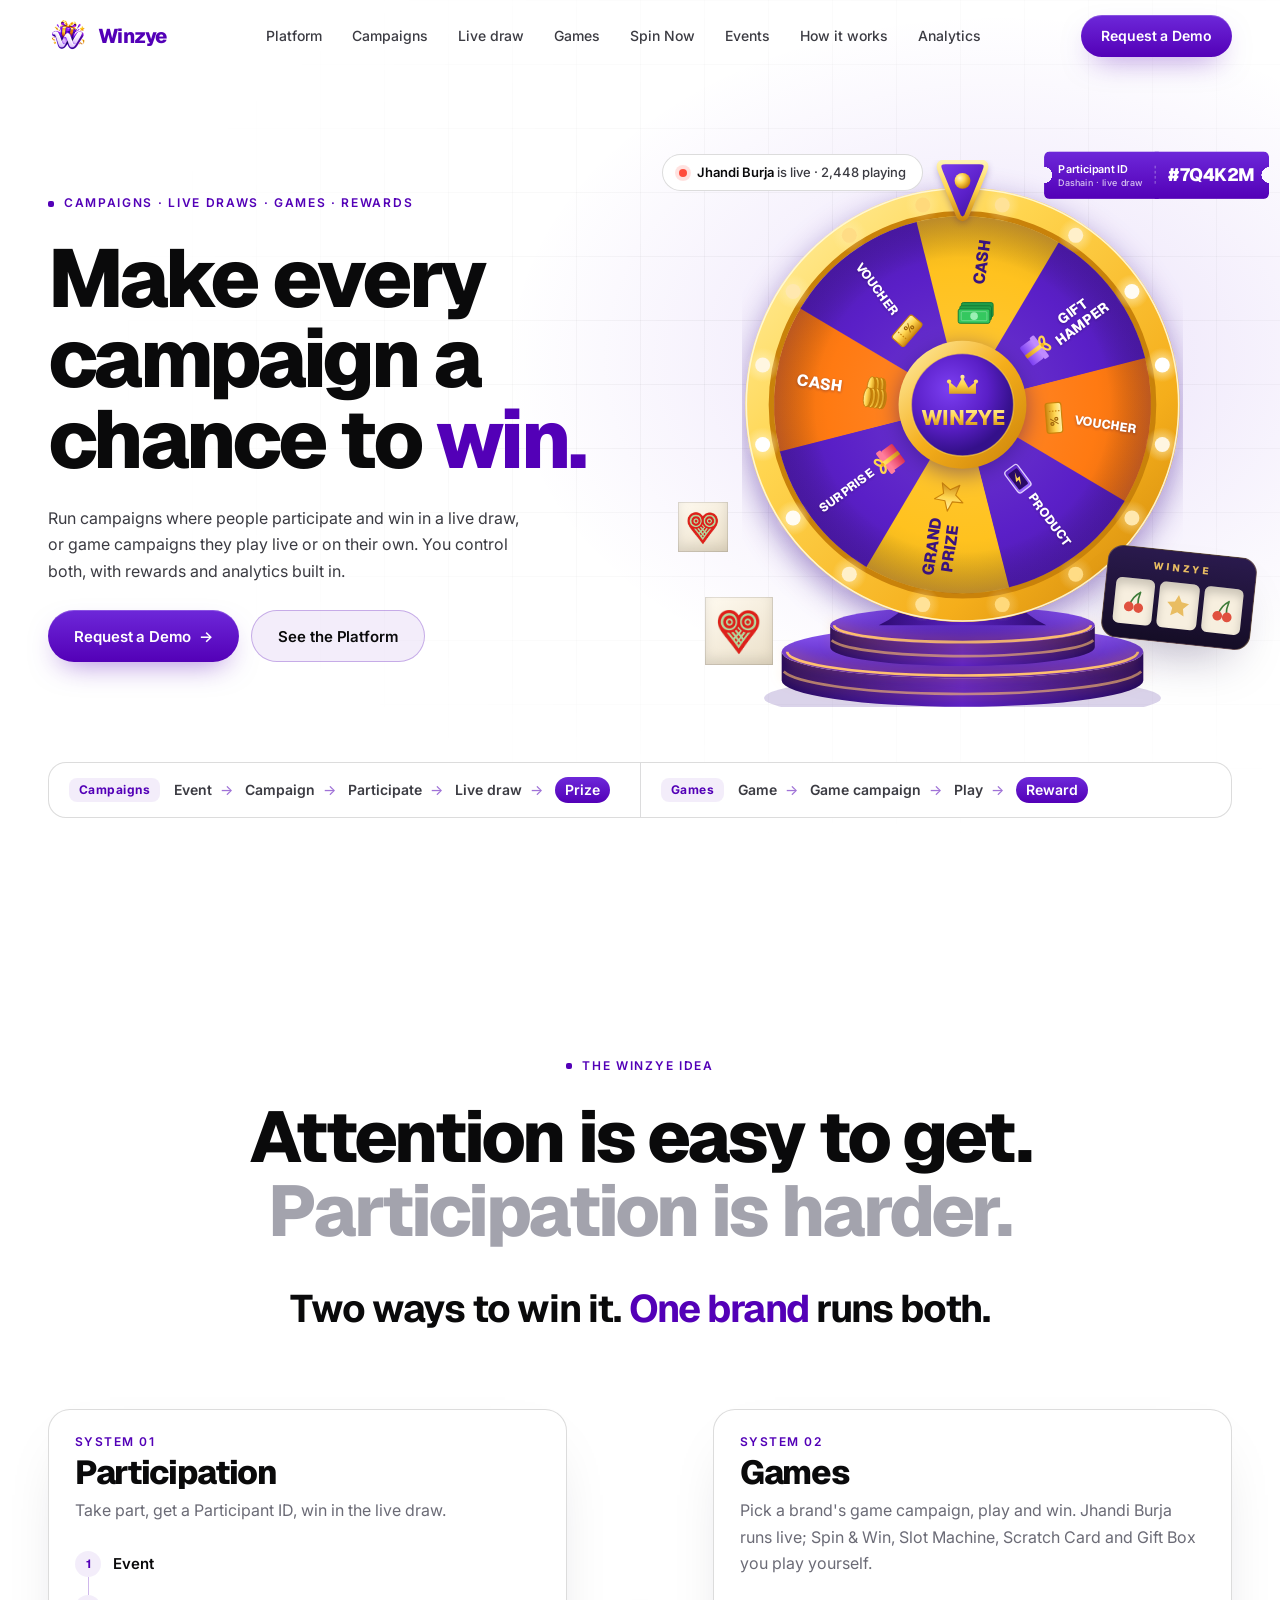
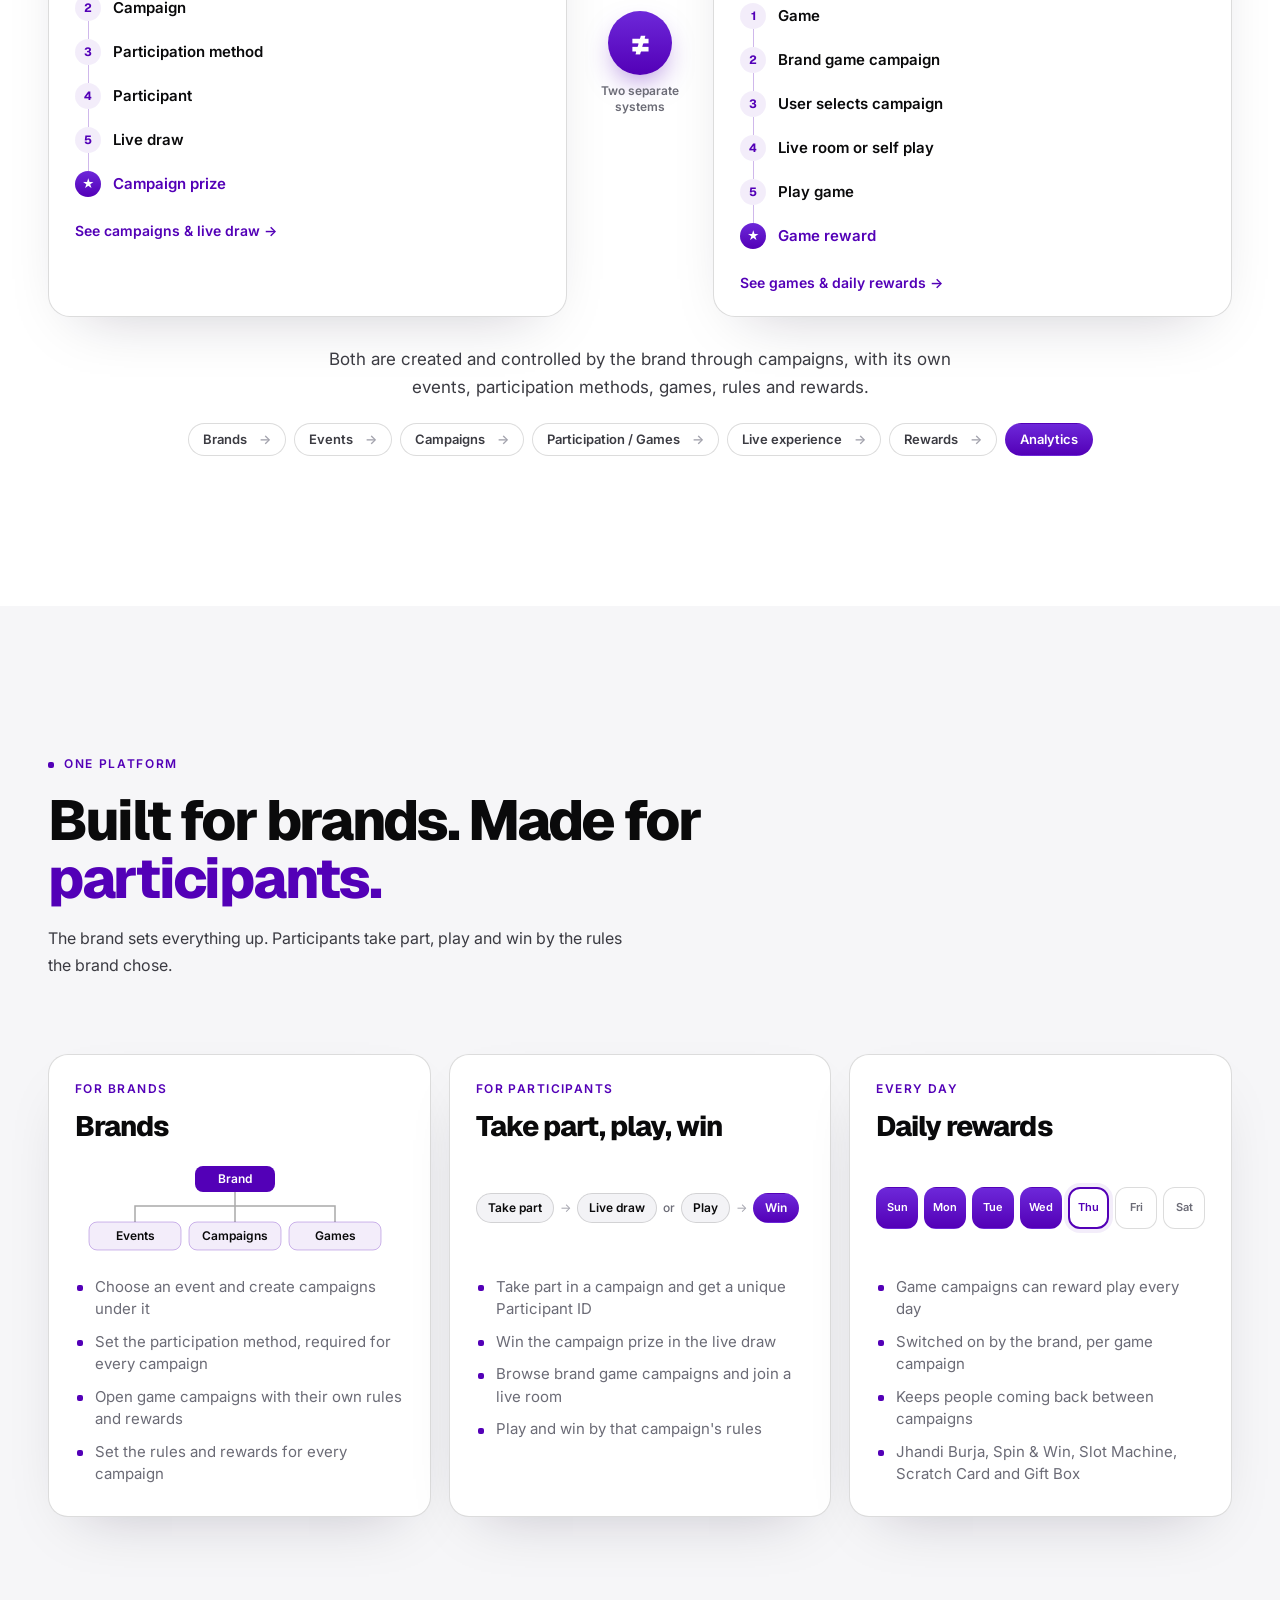
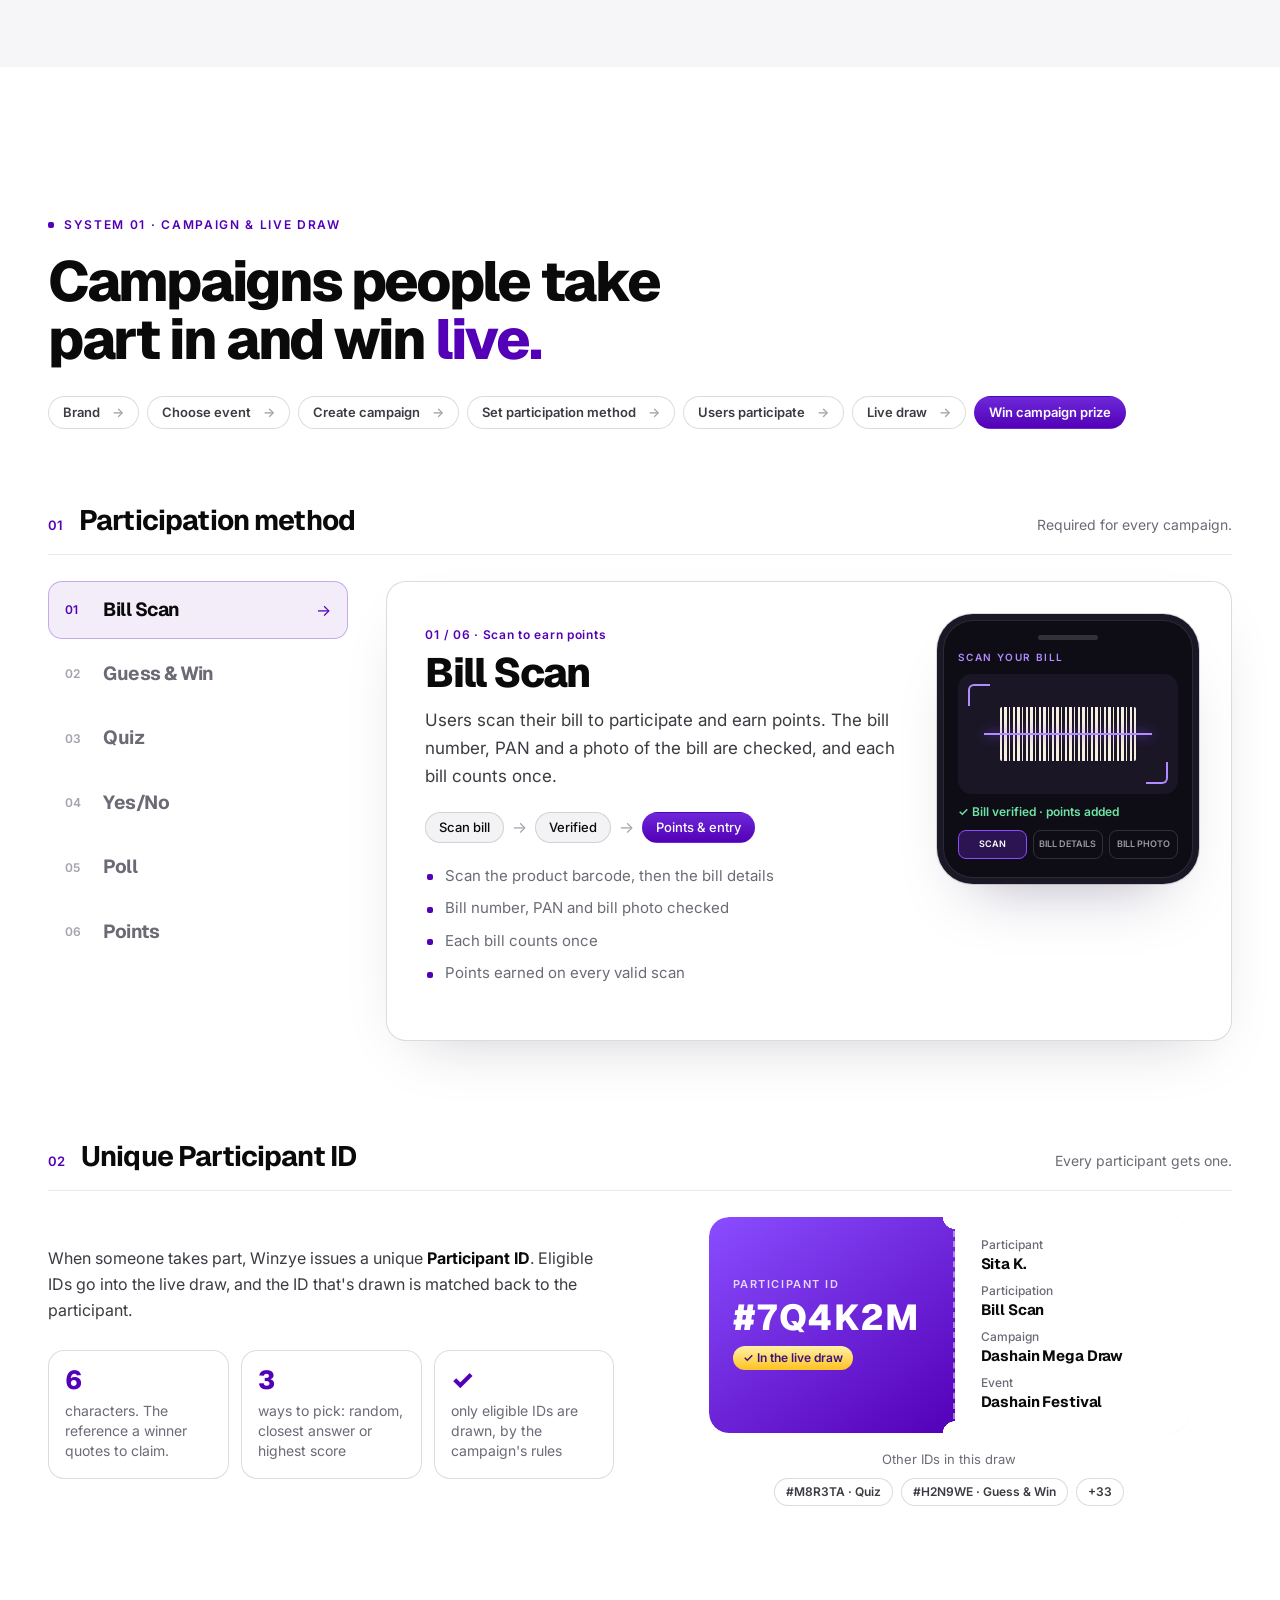
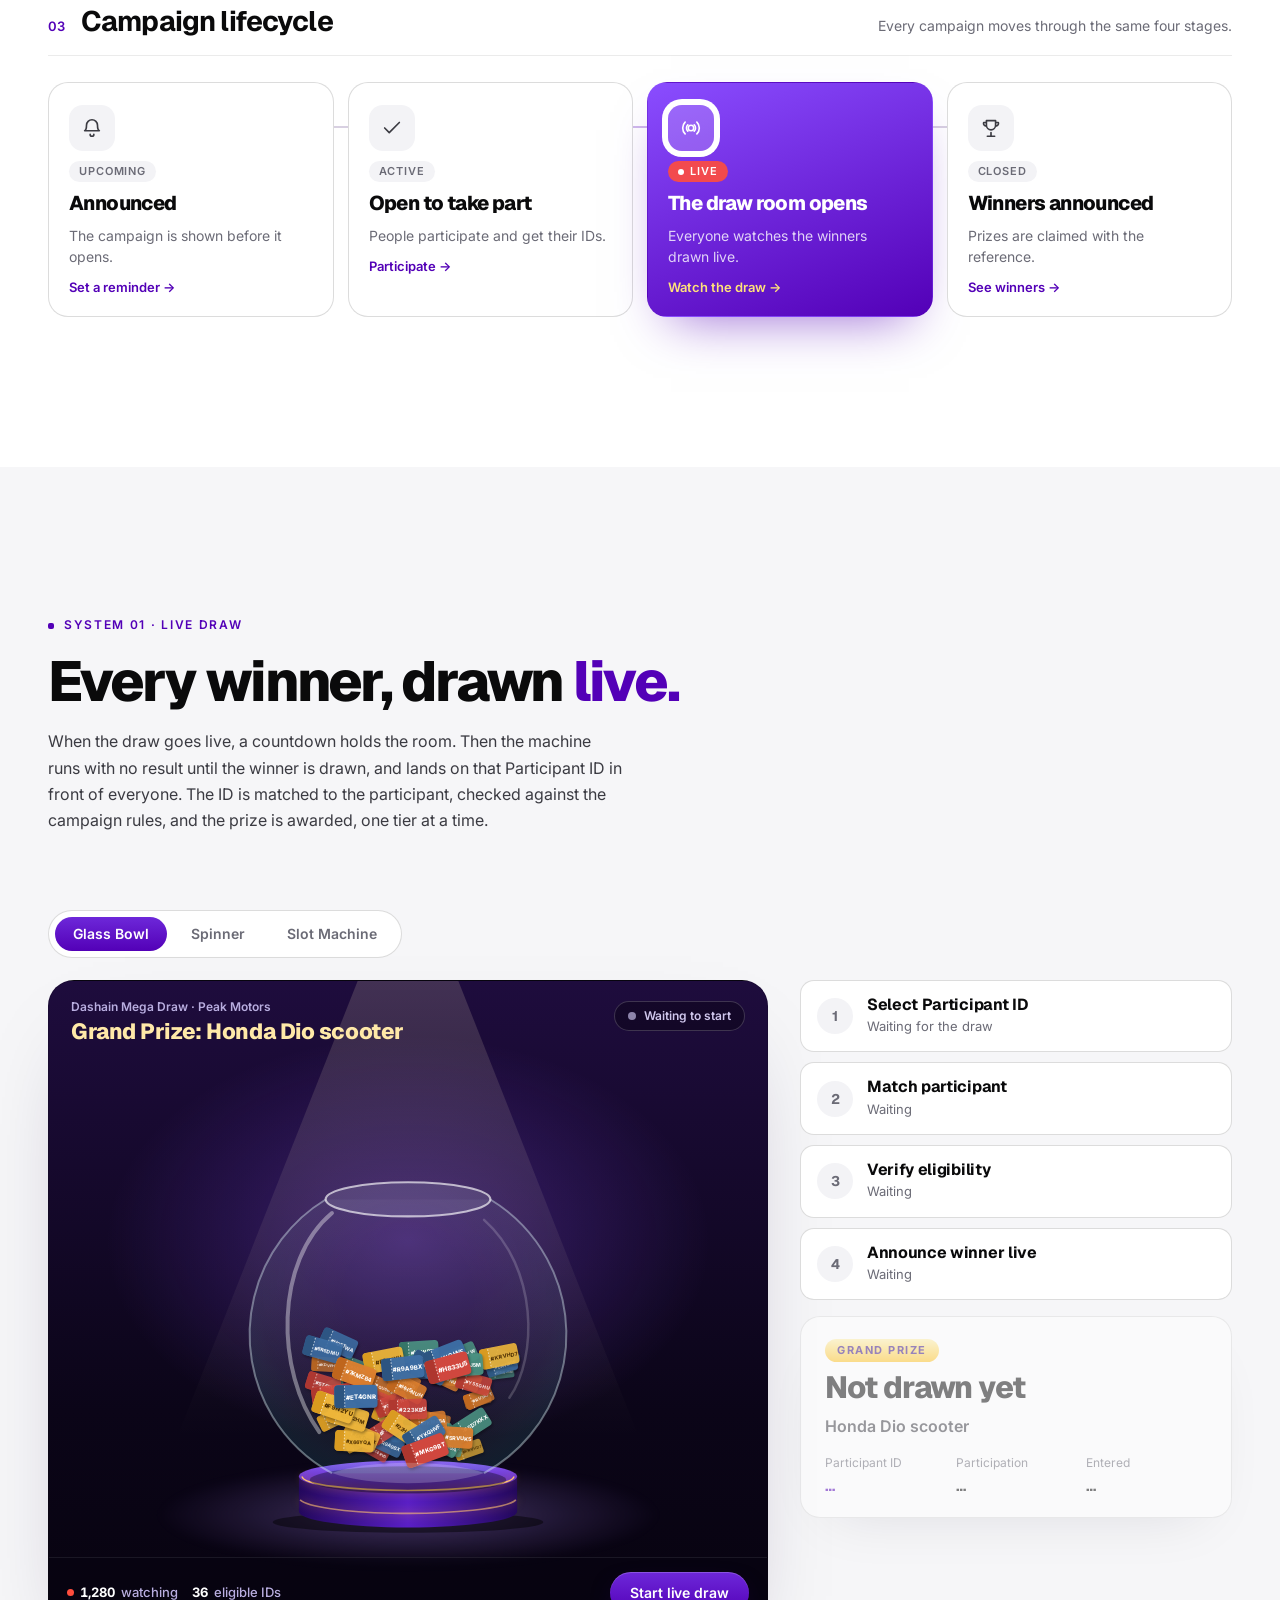
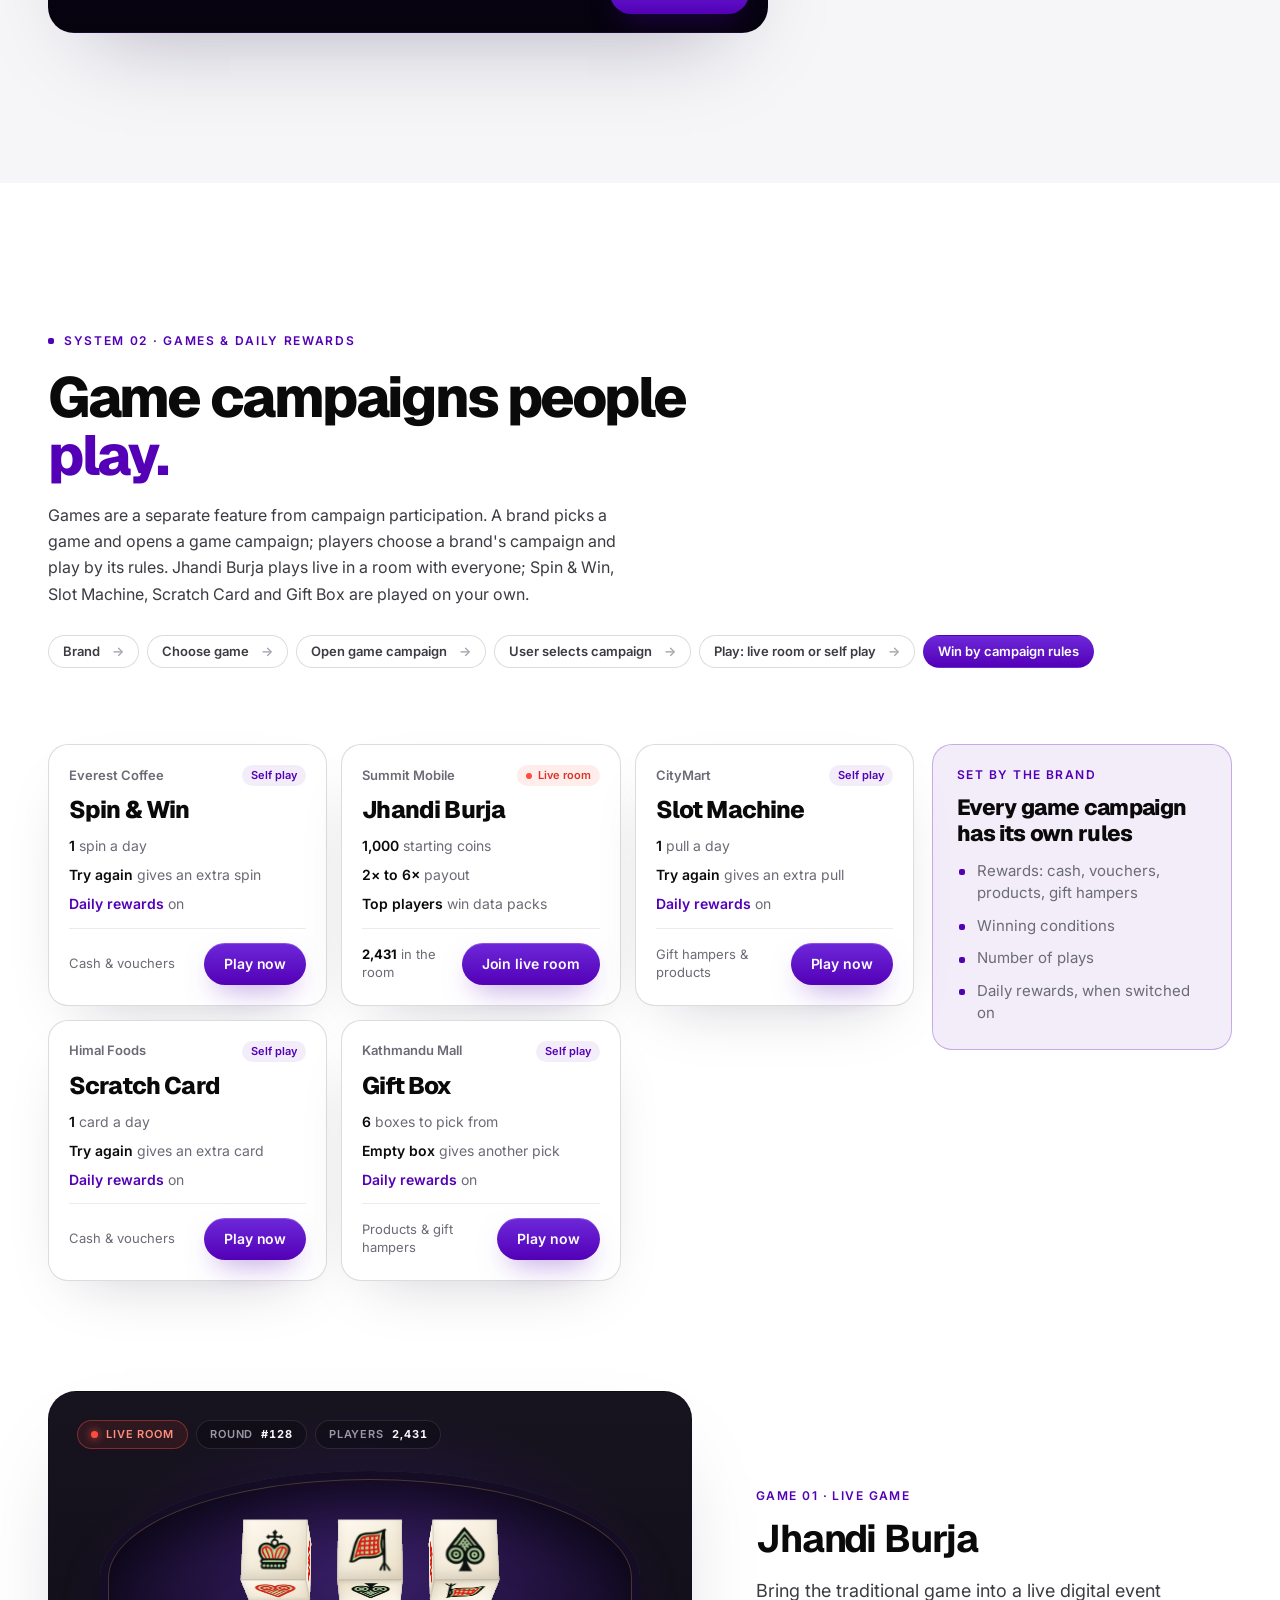
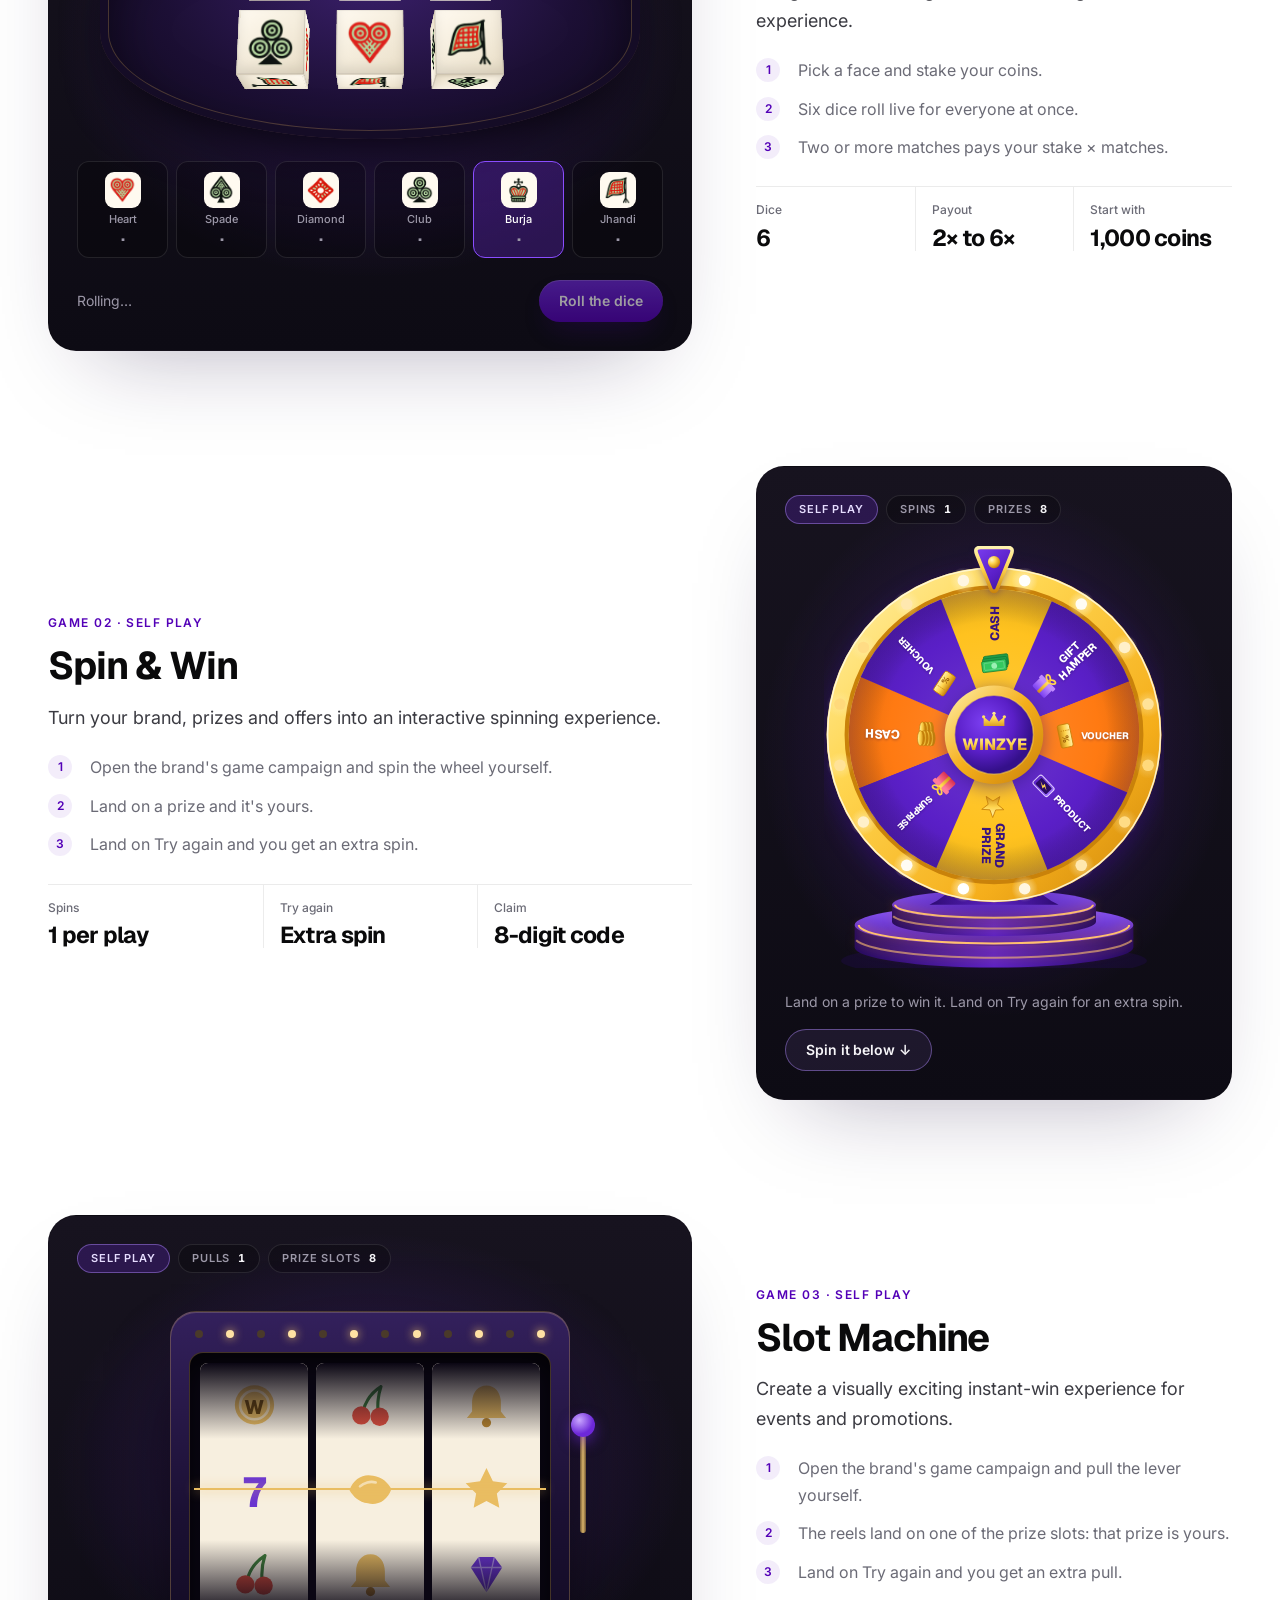
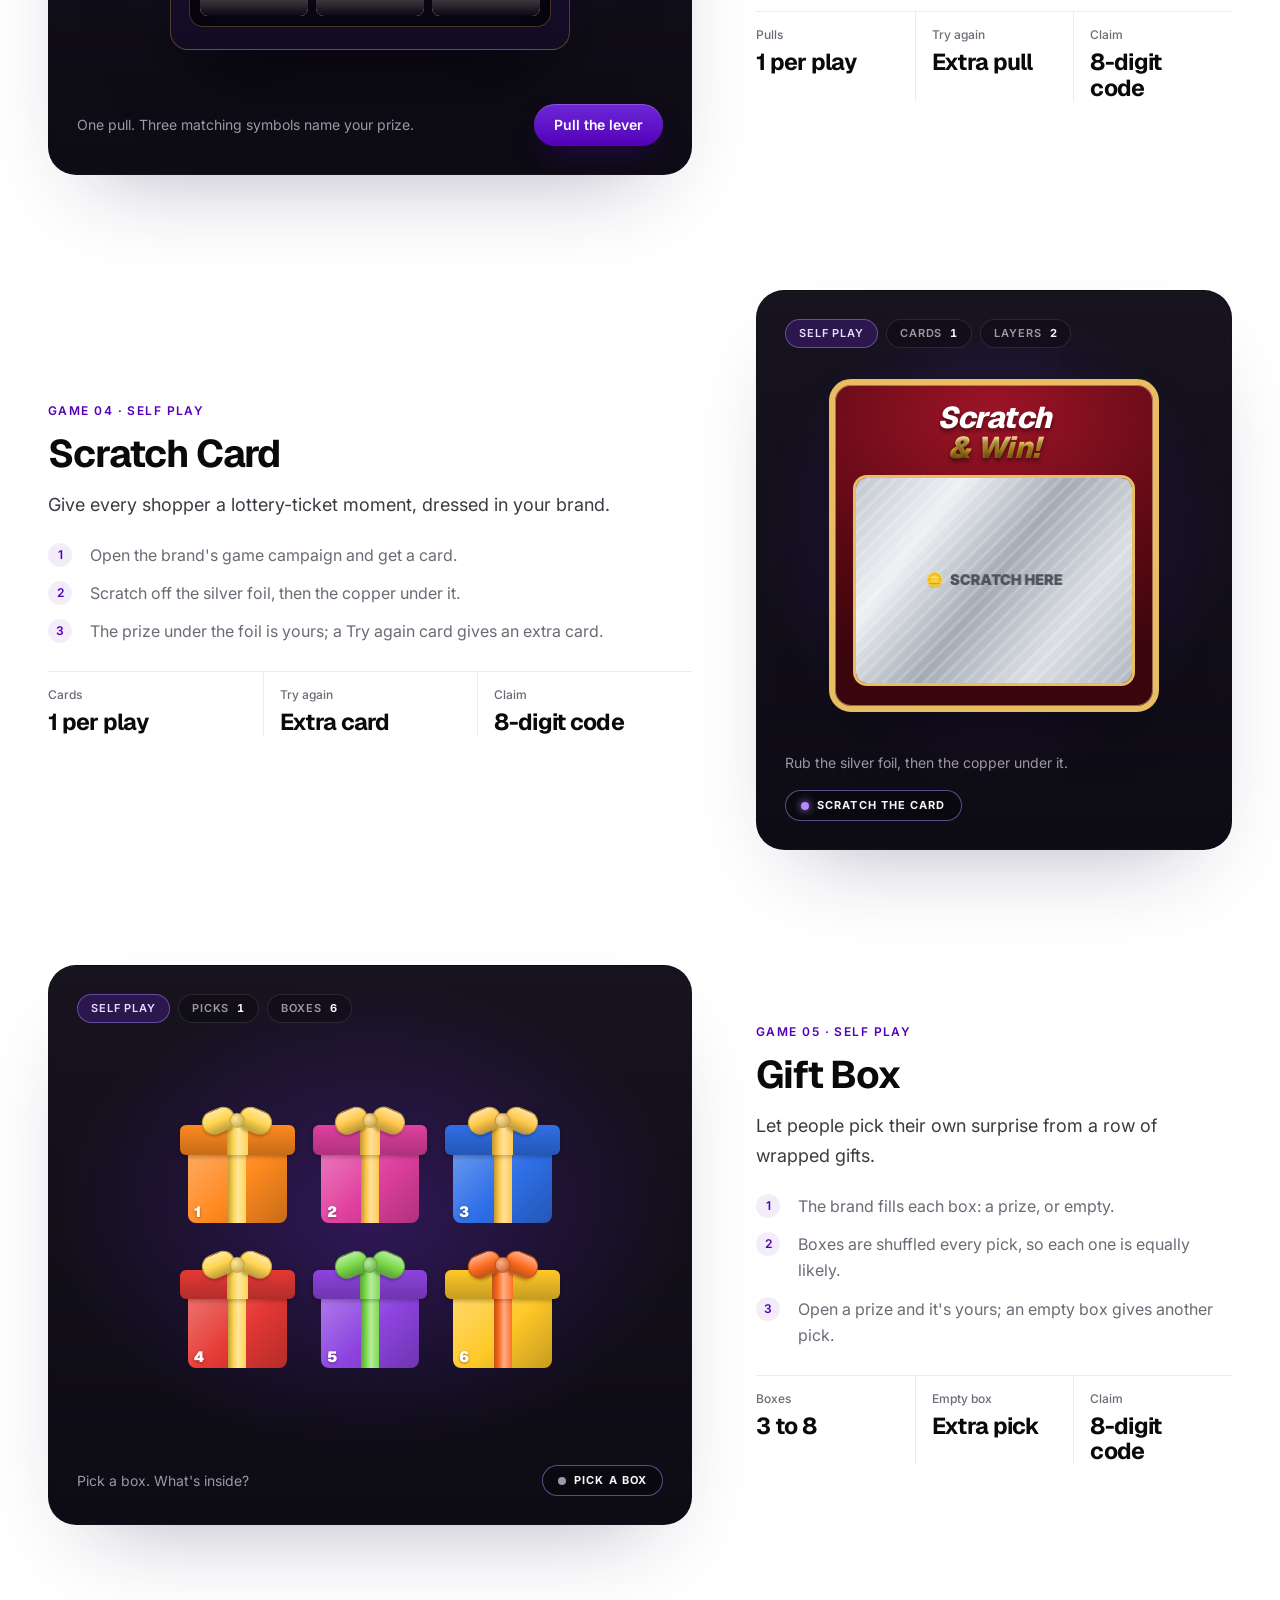
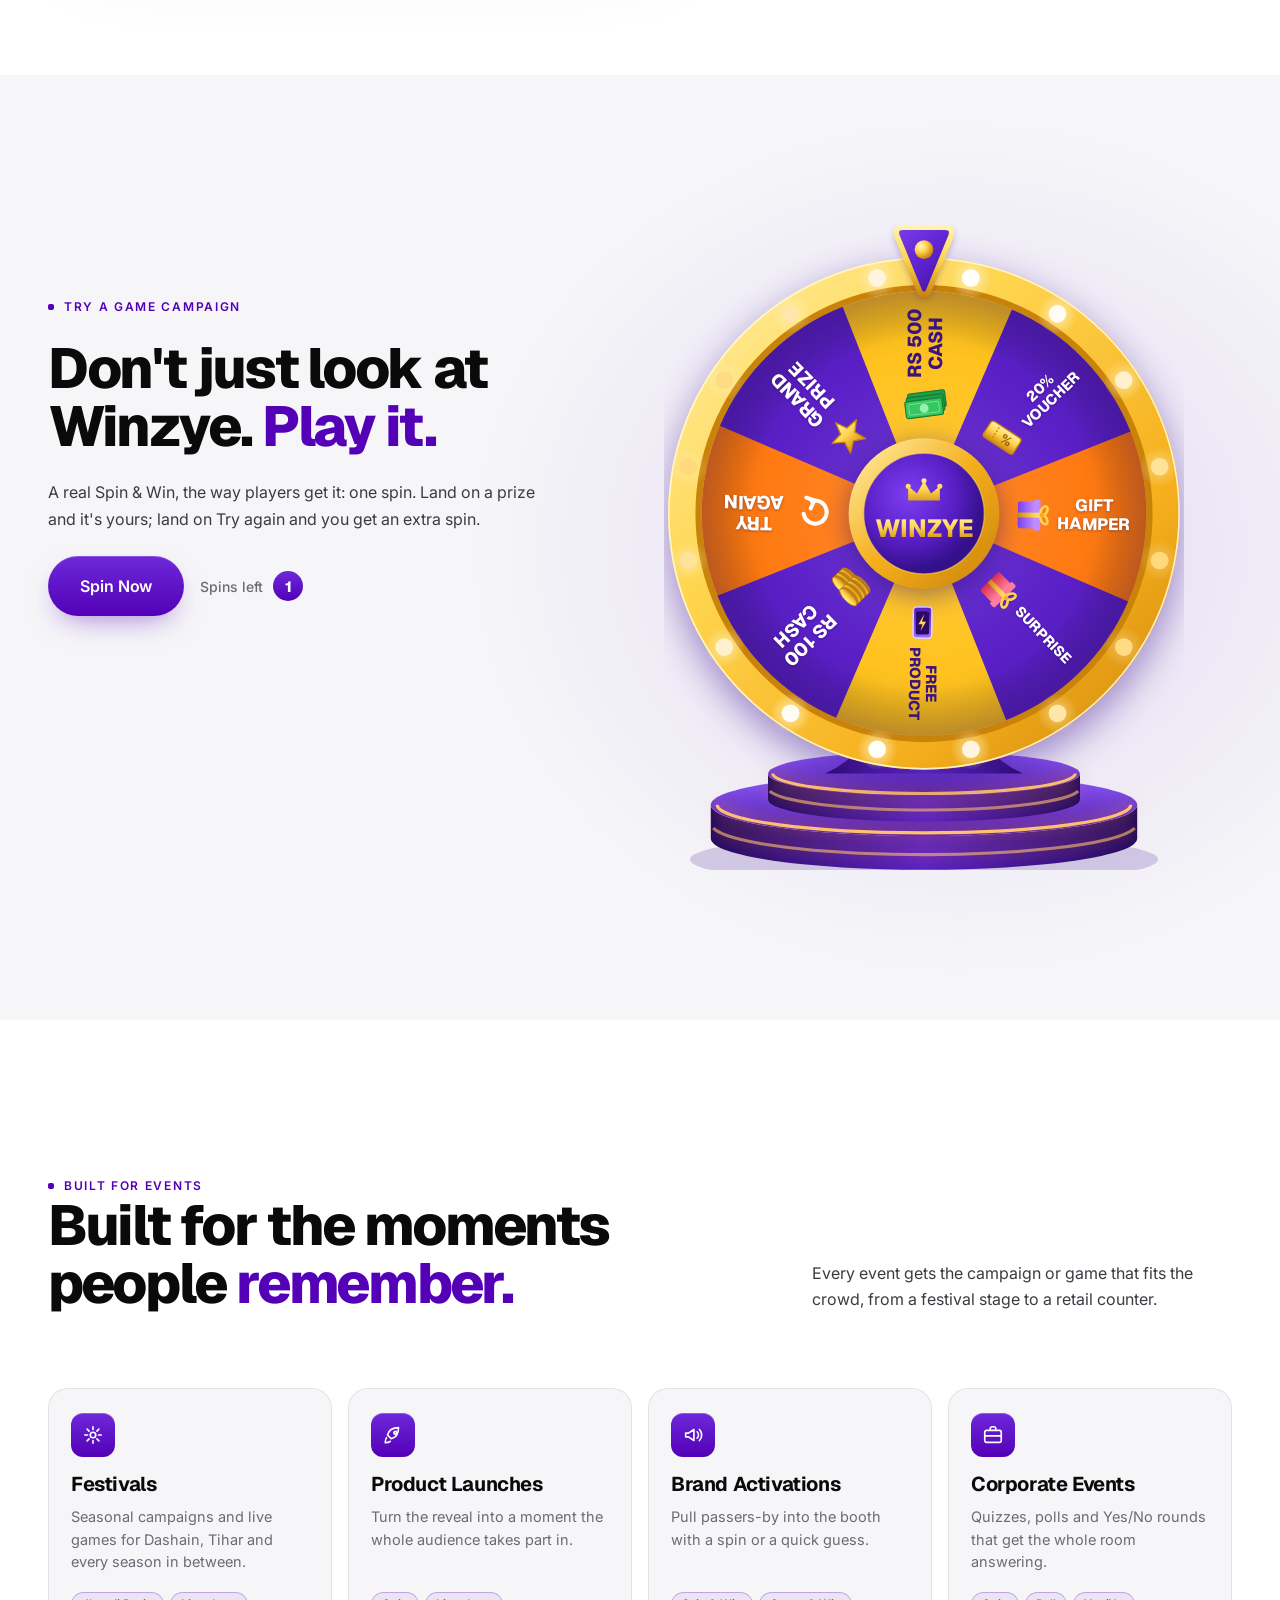
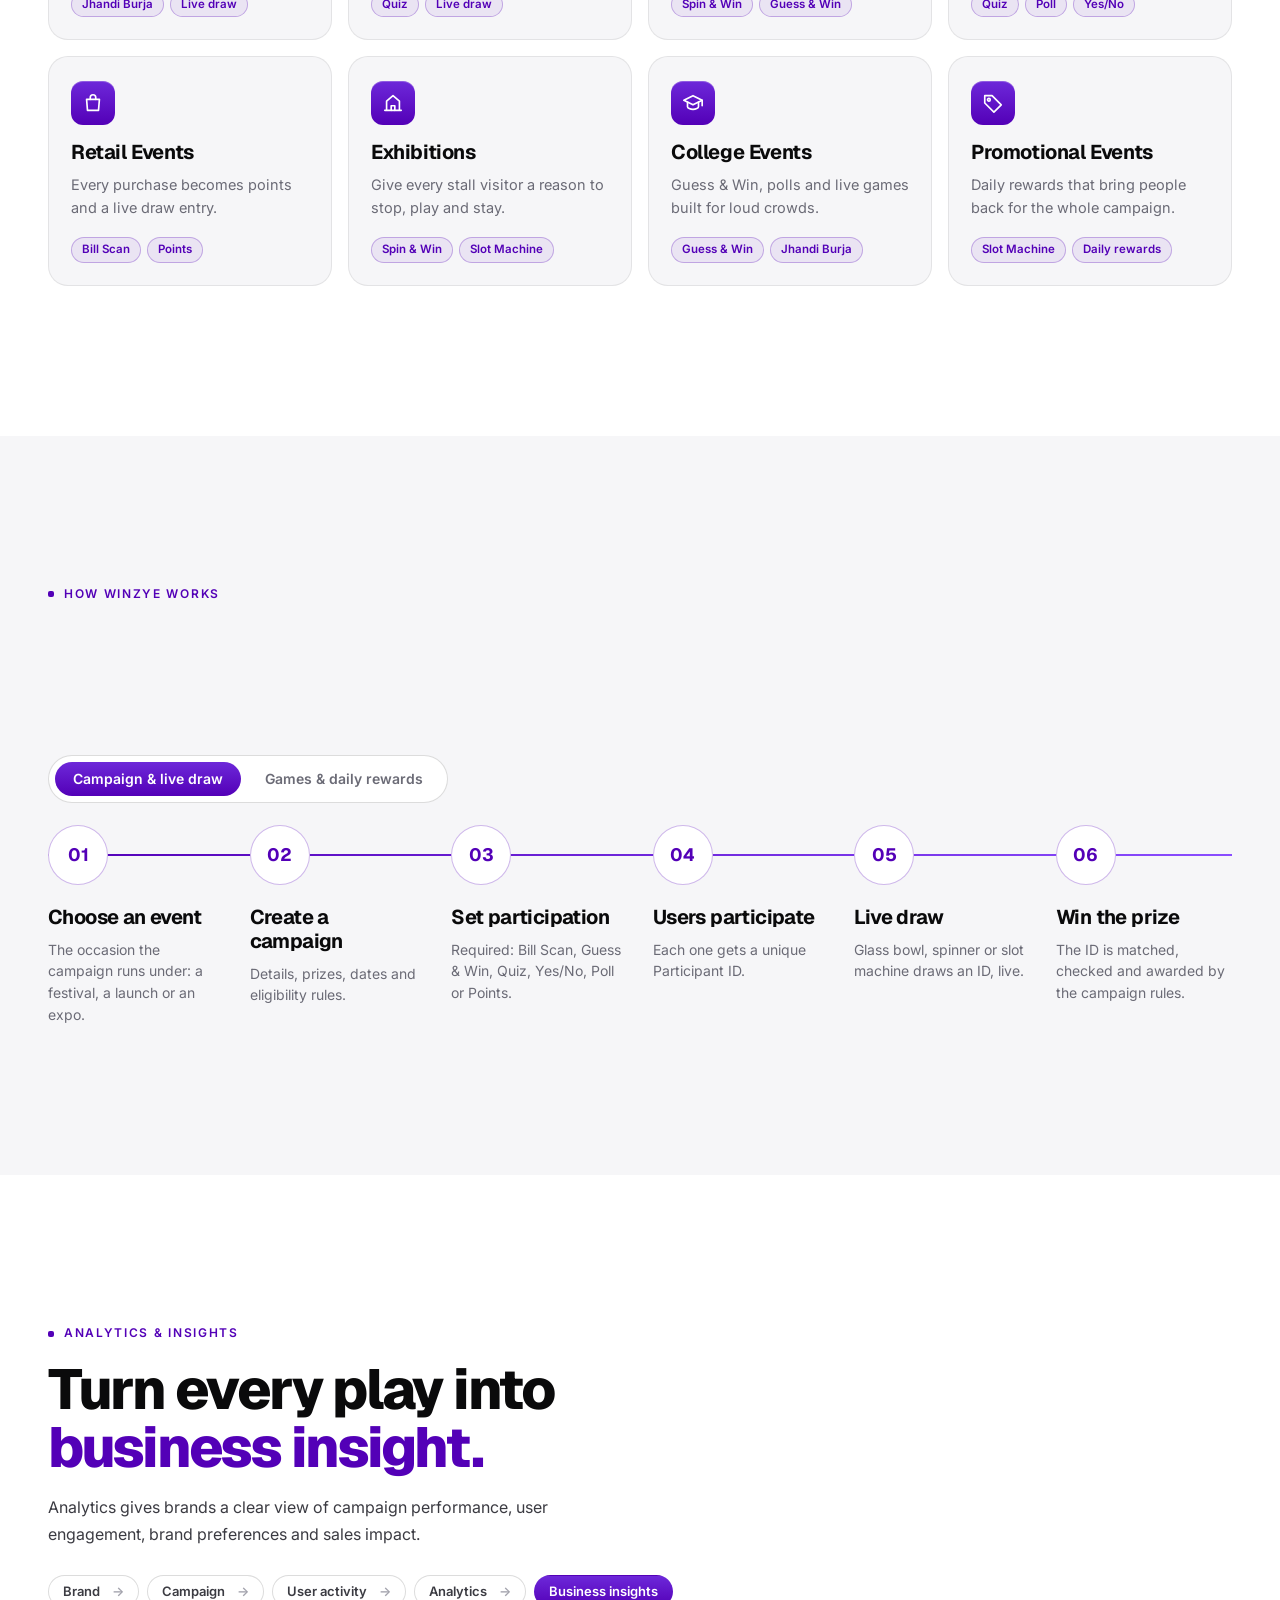
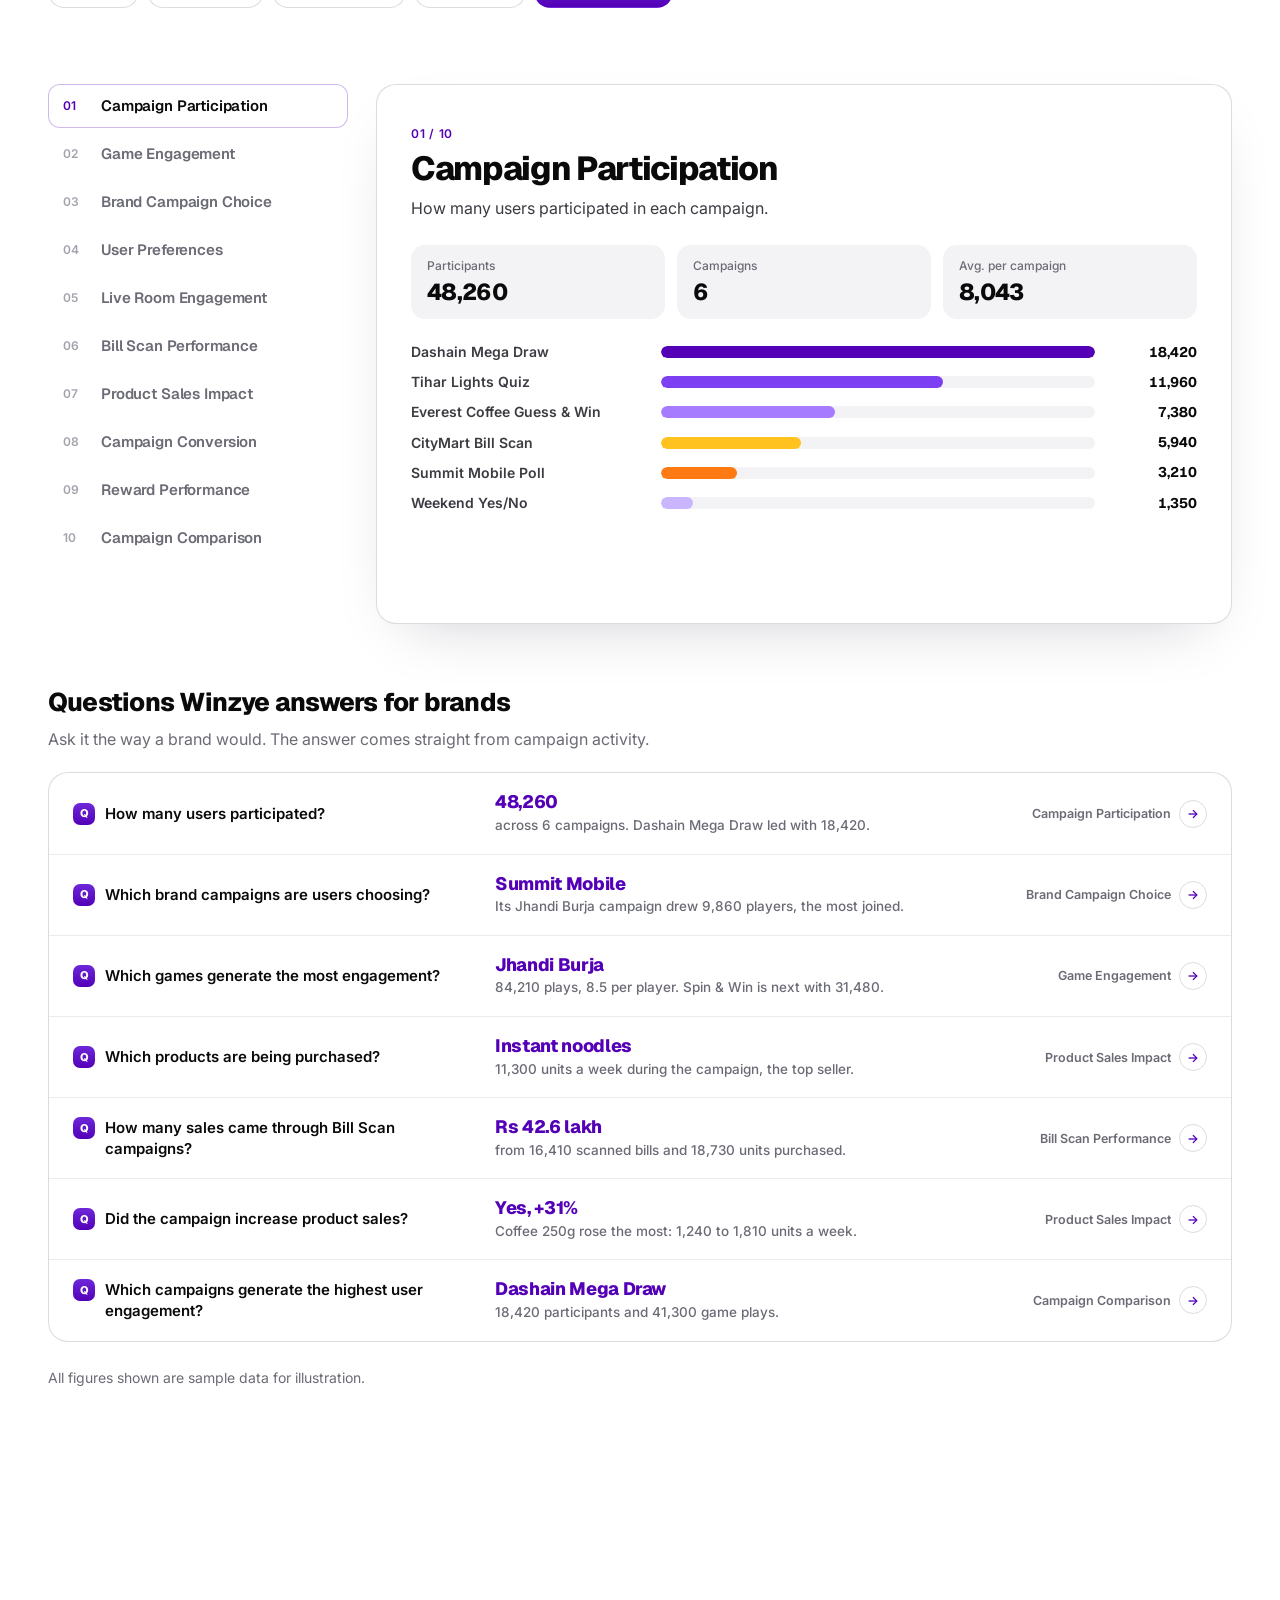
<file: index.html>
<!doctype html>
<html lang="en">
<head>
<meta charset="utf-8">
<meta name="viewport" content="width=device-width, initial-scale=1, viewport-fit=cover">
<title>Winzye | Make Every Campaign a Chance to Win</title>
<meta name="description" content="Winzye gives brands two ways to engage: campaigns where people take part and win in a live draw, and game campaigns they play live or on their own. The brand creates and controls both, with rewards and analytics built in.">
<meta name="theme-color" content="#ffffff">
<link rel="preconnect" href="https://fonts.googleapis.com">
<link rel="preconnect" href="https://fonts.gstatic.com" crossorigin>
<link href="https://fonts.googleapis.com/css2?family=Geist:wght@500;600;700;800&family=Inter:wght@400;500;600;700&display=swap" rel="stylesheet">
<script>document.documentElement.classList.add('js');</script>
<link rel="icon" type="image/png" href="assets/favicon.png">
<link rel="stylesheet" href="styles.css">
</head>
<body>

<!-- ============================ NAV ============================ -->
<header class="nav" id="nav">
  <a href="#top" class="brand" aria-label="Winzye home"><img class="brand-logo" src="assets/winzy-logo.png" alt="" width="40" height="35">Winzye</a>
  <nav class="nav-links" aria-label="Primary">
    <a href="#platform">Platform</a>
    <a href="#campaigns">Campaigns</a>
    <a href="#live">Live draw</a>
    <a href="#games">Games</a>
    <a href="#play">Spin Now</a>
    <a href="#events">Events</a>
    <a href="#how">How it works</a>
    <a href="#analytics">Analytics</a>
  </nav>
  <div class="nav-end">
    <a href="#demo" class="btn btn-primary btn-sm">Request a Demo</a>
  </div>
</header>

<main>

<!-- ============================ HERO ============================ -->
<section class="hero" id="top">
  <div class="wrap hero-grid">
    <div class="hero-copy">
      <p class="kicker rv">Campaigns · Live draws · Games · Rewards</p>
      <h1 class="h1 rv" style="--d:120ms">Make every campaign a chance to <em>win.</em></h1>
      <p class="lede rv" style="--d:260ms">Run campaigns where people participate and win in a live draw, or game campaigns they play live or on their own. You control both, with rewards and analytics built in.</p>
      <div class="ctas rv" style="--d:380ms">
        <a href="#demo" class="btn btn-primary">Request a Demo <span class="arr">→</span></a>
        <a href="#platform" class="btn btn-line">See the Platform</a>
      </div>
    </div>

    <div class="hero-art rv" style="--d:200ms" id="heroArt" aria-hidden="true">
      <div class="ha-glow"></div>
      <div class="ha ha-wheel" data-d="0.5">
        <canvas class="wheel-cv" id="heroWheel"></canvas>
      </div>
      <div class="ha ha-live" data-d="1.1"><span class="dot"></span><span><b>Jhandi Burja</b> is live · <span id="heroPlayers">2,431</span> playing</span></div>
      <div class="ha ha-slot" data-d="1.4">
        <div class="mslot"><div class="mslot-top">WINZYE</div><div class="mslot-win" id="heroSlot"></div></div>
      </div>
      <div class="ha ha-d1" data-d="1.8"><div class="die tumble" data-die style="--s:68px;--td:18s"></div></div>
      <div class="ha ha-d2" data-d="1.3"><div class="die tumble" data-die style="--s:50px;--td:14s"></div></div>
      <div class="ha ha-ticket" data-d="1.1"><div class="ticket"><span>Participant ID<small>Dashain · live draw</small></span><b>#7Q4K2M</b></div></div>
    </div>
  </div>

  <div class="wrap">
    <div class="hero-flows rv" style="--d:500ms">
      <div class="hf">
        <span class="hf-tag">Campaigns</span>
        <ol class="hf-steps" aria-label="Campaign flow"><li>Event</li><li>Campaign</li><li>Participate</li><li>Live draw</li><li class="end">Prize</li></ol>
      </div>
      <div class="hf">
        <span class="hf-tag">Games</span>
        <ol class="hf-steps" aria-label="Game flow"><li>Game</li><li>Game campaign</li><li>Play</li><li class="end">Reward</li></ol>
      </div>
    </div>
  </div>
</section>

<!-- ============================ IDEA / TWO SYSTEMS ============================ -->
<section class="sec idea" id="idea">
  <div class="wrap">
    <p class="kicker rv">The Winzye idea</p>
    <h2 class="h2 idea-h">
      <span class="rv">Attention is easy to get.</span>
      <span class="rv muted" style="--d:140ms">Participation is harder.</span>
    </h2>
    <p class="idea-turn rv" style="--d:260ms">Two ways to win it. <em>One brand</em> runs both.</p>

    <div class="systems">
      <article class="system rv">
        <header><span class="sys-no">System 01</span><h3>Participation</h3><p>Take part, get a Participant ID, win in the live draw.</p></header>
        <ol class="chain">
          <li>Event</li><li>Campaign</li><li>Participation method</li><li>Participant</li><li>Live draw</li><li class="end">Campaign prize</li>
        </ol>
        <a href="#campaigns" class="sys-link">See campaigns &amp; live draw →</a>
      </article>
      <div class="neq rv" style="--d:100ms" aria-label="Participation is not the same as Games"><span>≠</span><small>Two separate systems</small></div>
      <article class="system rv" style="--d:200ms">
        <header><span class="sys-no">System 02</span><h3>Games</h3><p>Pick a brand's game campaign, play and win. Jhandi Burja runs live; Spin &amp; Win, Slot Machine, Scratch Card and Gift Box you play yourself.</p></header>
        <ol class="chain">
          <li>Game</li><li>Brand game campaign</li><li>User selects campaign</li><li>Live room or self play</li><li>Play game</li><li class="end">Game reward</li>
        </ol>
        <a href="#games" class="sys-link">See games &amp; daily rewards →</a>
      </article>
    </div>
    <p class="systems-note rv">Both are created and controlled by the brand through campaigns, with its own events, participation methods, games, rules and rewards.</p>
    <ol class="flow-strip overall rv" aria-label="The whole platform">
      <li>Brands</li><li>Events</li><li>Campaigns</li><li>Participation / Games</li><li>Live experience</li><li>Rewards</li><li class="end">Analytics</li>
    </ol>
  </div>
</section>

<!-- ============================ PLATFORM ============================ -->
<section class="sec alt platform" id="platform">
  <div class="wrap">
    <div class="sec-head">
      <p class="kicker rv">One platform</p>
      <h2 class="h2 rv" style="--d:100ms">Built for brands. Made for <em>participants.</em></h2>
      <p class="lede rv" style="--d:200ms">The brand sets everything up. Participants take part, play and win by the rules the brand chose.</p>
    </div>
    <div class="sides">
      <article class="side frame rv">
        <span class="side-no">For brands</span>
        <h3>Brands</h3>
        <svg class="side-art tree" viewBox="0 0 300 92" aria-hidden="true">
          <path d="M150 30v14M150 44H50v16M150 44h100v16M150 44v16" fill="none" stroke="currentColor" stroke-width="1.5" opacity=".35"/>
          <rect x="110" y="4" width="80" height="26" rx="8" class="fill-p"/><text x="150" y="21" text-anchor="middle" class="t-w">Brand</text>
          <rect x="4" y="60" width="92" height="28" rx="8" class="fill-s"/><text x="50" y="78" text-anchor="middle" class="t-i">Events</text>
          <rect x="104" y="60" width="92" height="28" rx="8" class="fill-s"/><text x="150" y="78" text-anchor="middle" class="t-i">Campaigns</text>
          <rect x="204" y="60" width="92" height="28" rx="8" class="fill-s"/><text x="250" y="78" text-anchor="middle" class="t-i">Games</text>
        </svg>
        <ul>
          <li>Choose an event and create campaigns under it</li>
          <li>Set the participation method, required for every campaign</li>
          <li>Open game campaigns with their own rules and rewards</li>
          <li>Set the rules and rewards for every campaign</li>
        </ul>
      </article>
      <article class="side frame rv" style="--d:100ms">
        <span class="side-no">For participants</span>
        <h3>Take part, play, win</h3>
        <div class="side-art flowline" aria-hidden="true"><span>Take part</span><i>→</i><span>Live draw</span><em>or</em><span>Play</span><i>→</i><span class="on">Win</span></div>
        <ul>
          <li>Take part in a campaign and get a unique Participant ID</li>
          <li>Win the campaign prize in the live draw</li>
          <li>Browse brand game campaigns and join a live room</li>
          <li>Play and win by that campaign's rules</li>
        </ul>
      </article>
      <article class="side frame rv" style="--d:200ms">
        <span class="side-no">Every day</span>
        <h3>Daily rewards</h3>
        <div class="side-art streak" aria-hidden="true">
          <span class="done">Sun</span><span class="done">Mon</span><span class="done">Tue</span><span class="done">Wed</span><span class="today">Thu</span><span>Fri</span><span>Sat</span>
        </div>
        <ul>
          <li>Game campaigns can reward play every day</li>
          <li>Switched on by the brand, per game campaign</li>
          <li>Keeps people coming back between campaigns</li>
          <li>Jhandi Burja, Spin &amp; Win, Slot Machine, Scratch Card and Gift Box</li>
        </ul>
      </article>
    </div>
  </div>
</section>

<!-- ============================ SYSTEM 01 · CAMPAIGNS ============================ -->
<!-- Mirrors the backend: ParticipationMethod, WinnerSelectionStrategy, CampaignStatus. -->
<section class="sec campaigns" id="campaigns">
  <div class="wrap">
    <div class="sec-head wide">
      <p class="kicker rv">System 01 · Campaign &amp; live draw</p>
      <h2 class="h2 rv" style="--d:100ms">Campaigns people take part in and win <em>live.</em></h2>
      <ol class="flow-strip rv" style="--d:200ms" aria-label="Campaign flow">
        <li>Brand</li><li>Choose event</li><li>Create campaign</li><li>Set participation method</li><li>Users participate</li><li>Live draw</li><li class="end">Win campaign prize</li>
      </ol>
    </div>

    <div class="block">
      <header class="block-head rv"><span>01</span><h3>Participation method</h3><p>Required for every campaign.</p></header>
      <div class="entry">
        <div class="entry-tabs rv" id="entryTabs" role="tablist" aria-label="Participation methods"></div>
        <div class="entry-panel frame rv" id="entryPanel" role="tabpanel" aria-live="polite"></div>
      </div>
    </div>

    <div class="block">
      <header class="block-head rv"><span>02</span><h3>Unique Participant ID</h3><p>Every participant gets one.</p></header>
      <div class="pid">
        <div class="pid-copy rv">
          <p class="lede">When someone takes part, Winzye issues a unique <b>Participant ID</b>. Eligible IDs go into the live draw, and the ID that's drawn is matched back to the participant.</p>
          <div class="pid-facts">
            <div class="pid-fact"><b>6</b><span>characters. The reference a winner quotes to claim.</span></div>
            <div class="pid-fact"><b>3</b><span>ways to pick: random, closest answer or highest score</span></div>
            <div class="pid-fact"><b>✓</b><span>only eligible IDs are drawn, by the campaign's rules</span></div>
          </div>
        </div>
        <div class="pid-visual rv" style="--d:120ms" aria-hidden="true">
          <div class="idt">
            <div class="idt-stub">
              <small>Participant ID</small>
              <b>#7Q4K2M</b>
              <span class="idt-ok">✓ In the live draw</span>
            </div>
            <dl class="idt-body">
              <div><dt>Participant</dt><dd>Sita K.</dd></div>
              <div><dt>Participation</dt><dd>Bill Scan</dd></div>
              <div><dt>Campaign</dt><dd>Dashain Mega Draw</dd></div>
              <div><dt>Event</dt><dd>Dashain Festival</dd></div>
            </dl>
          </div>
          <div class="idt-more"><span>Other IDs in this draw</span><i>#M8R3TA · Quiz</i><i>#H2N9WE · Guess &amp; Win</i><i>+33</i></div>
        </div>
      </div>
    </div>

    <div class="block">
      <header class="block-head rv"><span>03</span><h3>Campaign lifecycle</h3><p>Every campaign moves through the same four stages.</p></header>
      <ol class="life rv">
        <li>
          <span class="life-ic"><svg viewBox="0 0 24 24"><path d="M6 9a6 6 0 1 1 12 0c0 5 2 6 2 6H4s2-1 2-6M10 19a2 2 0 0 0 4 0"/></svg></span>
          <span class="life-tag">Upcoming</span>
          <b>Announced</b>
          <span class="life-txt">The campaign is shown before it opens.</span>
          <span class="life-act">Set a reminder</span>
        </li>
        <li>
          <span class="life-ic"><svg viewBox="0 0 24 24"><path d="M4 12l5 5L20 6"/></svg></span>
          <span class="life-tag">Active</span>
          <b>Open to take part</b>
          <span class="life-txt">People participate and get their IDs.</span>
          <span class="life-act">Participate</span>
        </li>
        <li class="hot">
          <span class="life-ic"><svg viewBox="0 0 24 24"><circle cx="12" cy="12" r="3"/><path d="M5.6 5.6a9 9 0 0 0 0 12.8M18.4 5.6a9 9 0 0 1 0 12.8M8.5 8.5a5 5 0 0 0 0 7M15.5 8.5a5 5 0 0 1 0 7"/></svg></span>
          <span class="life-tag"><i></i>Live</span>
          <b>The draw room opens</b>
          <span class="life-txt">Everyone watches the winners drawn live.</span>
          <span class="life-act">Watch the draw</span>
        </li>
        <li>
          <span class="life-ic"><svg viewBox="0 0 24 24"><path d="M8 21h8M12 17v4M7 4h10v5a5 5 0 0 1-10 0zM7 6H4a3 3 0 0 0 3 4M17 6h3a3 3 0 0 1-3 4"/></svg></span>
          <span class="life-tag">Closed</span>
          <b>Winners announced</b>
          <span class="life-txt">Prizes are claimed with the reference.</span>
          <span class="life-act">See winners</span>
        </li>
      </ol>
    </div>
  </div>
</section>

<!-- ============================ SYSTEM 01 · LIVE DRAW ============================ -->
<!-- Drawn like the app's draw rooms (features/live_draw): countdown → running → revealing → revealed, tier by tier. -->
<section class="sec alt live" id="live">
  <div class="wrap">
    <div class="sec-head">
      <p class="kicker rv">System 01 · Live draw</p>
      <h2 class="h2 rv" style="--d:100ms">Every winner, drawn <em>live.</em></h2>
      <p class="lede rv" style="--d:200ms">When the draw goes live, a countdown holds the room. Then the machine runs with no result until the winner is drawn, and lands on that Participant ID in front of everyone. The ID is matched to the participant, checked against the campaign rules, and the prize is awarded, one tier at a time.</p>
    </div>
    <div class="draw-tabs rv" id="drawTabs" role="tablist" aria-label="Live draw method">
      <button type="button" role="tab" aria-selected="true" data-m="bowl">Glass Bowl</button>
      <button type="button" role="tab" aria-selected="false" data-m="spinner">Spinner</button>
      <button type="button" role="tab" aria-selected="false" data-m="slot">Slot Machine</button>
    </div>
    <div class="live-grid">
      <div class="room rv" id="room">
        <div class="room-top">
          <div class="room-title"><small>Dashain Mega Draw · Peak Motors</small><strong id="roomTier">Grand Prize: Honda Dio scooter</strong></div>
          <span class="room-status" id="roomStatus" data-phase="idle">Waiting to start</span>
        </div>
        <div class="room-stage" id="roomStage">
          <div class="room-m" data-m="bowl"><canvas id="bowlCv" class="bowl-cv" role="img" aria-label="Glass bowl of Participant ID tickets"></canvas></div>
          <div class="room-m" data-m="spinner" hidden><div class="room-wheel"><canvas class="wheel-cv" id="idWheel" role="img" aria-label="Spinner with entrants split into Groups 1 to 10"></canvas></div></div>
          <div class="room-m" data-m="slot" hidden>
            <div class="arcade" id="arcade">
              <div class="ar-dome"><div class="ar-marquee"><div class="ar-bulbs" id="arBulbs"></div><b>LUCKY DRAW</b></div></div>
              <div class="ar-body">
                <span class="rivet r1"></span><span class="rivet r2"></span><span class="rivet r3"></span><span class="rivet r4"></span>
                <div class="ar-window"><div class="ar-reels" id="arReels"></div><i class="ar-pay"></i></div>
                <div class="ar-deck"><span class="lamp"></span><span class="knob"></span><span class="knob"></span><span class="lamp"></span></div>
              </div>
              <div class="ar-plinth"><div class="ar-tray"></div></div>
              <div class="ar-lever" aria-hidden="true"><i></i></div>
            </div>
          </div>
          <div class="countdown" id="countdown" hidden>
            <svg viewBox="0 0 120 120" aria-hidden="true"><circle cx="60" cy="60" r="52" class="cd-track"/><circle cx="60" cy="60" r="52" class="cd-ring" id="cdRing"/></svg>
            <b id="cdNum">5</b><span>Get ready…</span>
          </div>
        </div>
        <div class="room-foot">
          <span class="room-aud"><i></i><b id="roomAud">1,284</b> watching</span>
          <span class="room-pool"><b id="poolCount">36</b> eligible IDs</span>
          <button class="btn btn-primary btn-sm" id="drawBtn">Start live draw</button>
        </div>
      </div>
      <div class="live-side">
        <ol class="verify" id="verify">
          <li><b>Select Participant ID</b><span>Waiting for the draw</span></li>
          <li><b>Match participant</b><span>Waiting</span></li>
          <li><b>Verify eligibility</b><span>Waiting</span></li>
          <li><b>Announce winner live</b><span>Waiting</span></li>
        </ol>
        <div class="winner frame" id="winnerCard" aria-live="polite">
          <span class="winner-badge" id="wTier">Grand Prize</span>
          <strong id="wName">Not drawn yet</strong>
          <p class="winner-prize" id="wPrize">Honda Dio scooter</p>
          <dl>
            <div><dt>Participant ID</dt><dd id="wId">…</dd></div>
            <div><dt>Participation</dt><dd id="wHow">…</dd></div>
            <div><dt>Entered</dt><dd id="wWhen">…</dd></div>
          </dl>
        </div>
      </div>
    </div>
  </div>
</section>

<!-- ============================ SYSTEM 02 · GAMES ============================ -->
<!-- The five games the platform runs (backend GameType: jhandi_burja, spin_win, slot_machine, scratch_card, gift_box). -->
<section class="sec games" id="games">
  <div class="wrap">
    <div class="sec-head wide">
      <p class="kicker rv">System 02 · Games &amp; daily rewards</p>
      <h2 class="h2 rv" style="--d:100ms">Game campaigns people <em>play.</em></h2>
      <p class="lede rv" style="--d:150ms">Games are a separate feature from campaign participation. A brand picks a game and opens a game campaign; players choose a brand's campaign and play by its rules. Jhandi Burja plays live in a room with everyone; Spin &amp; Win, Slot Machine, Scratch Card and Gift Box are played on your own.</p>
      <ol class="flow-strip rv" style="--d:200ms" aria-label="Game flow">
        <li>Brand</li><li>Choose game</li><li>Open game campaign</li><li>User selects campaign</li><li>Play: live room or self play</li><li class="end">Win by campaign rules</li>
      </ol>
    </div>

    <!-- Browse brand game campaigns -->
    <div class="gc">
      <div class="gc-list">
        <article class="gc-card frame rv">
          <div class="gc-top"><span class="gc-brand">Everest Coffee</span><span class="pill-l self">Self play</span></div>
          <h4>Spin &amp; Win</h4>
          <ul class="gc-rules"><li><b>1</b> spin a day</li><li><b>Try again</b> gives an extra spin</li><li class="on"><b>Daily rewards</b> on</li></ul>
          <div class="gc-foot"><span>Cash &amp; vouchers</span><a href="#play" class="btn btn-primary btn-sm">Play now</a></div>
        </article>
        <article class="gc-card frame rv" style="--d:80ms">
          <div class="gc-top"><span class="gc-brand">Summit Mobile</span><span class="pill-l live"><i></i>Live room</span></div>
          <h4>Jhandi Burja</h4>
          <ul class="gc-rules"><li><b>1,000</b> starting coins</li><li><b>2× to 6×</b> payout</li><li><b>Top players</b> win data packs</li></ul>
          <div class="gc-foot"><span><b>2,431</b> in the room</span><a href="#jhandi" class="btn btn-primary btn-sm">Join live room</a></div>
        </article>
        <article class="gc-card frame rv" style="--d:160ms">
          <div class="gc-top"><span class="gc-brand">CityMart</span><span class="pill-l self">Self play</span></div>
          <h4>Slot Machine</h4>
          <ul class="gc-rules"><li><b>1</b> pull a day</li><li><b>Try again</b> gives an extra pull</li><li class="on"><b>Daily rewards</b> on</li></ul>
          <div class="gc-foot"><span>Gift hampers &amp; products</span><a href="#slotgame" class="btn btn-primary btn-sm">Play now</a></div>
        </article>
        <article class="gc-card frame rv" style="--d:240ms">
          <div class="gc-top"><span class="gc-brand">Himal Foods</span><span class="pill-l self">Self play</span></div>
          <h4>Scratch Card</h4>
          <ul class="gc-rules"><li><b>1</b> card a day</li><li><b>Try again</b> gives an extra card</li><li class="on"><b>Daily rewards</b> on</li></ul>
          <div class="gc-foot"><span>Cash &amp; vouchers</span><a href="#scratchgame" class="btn btn-primary btn-sm">Play now</a></div>
        </article>
        <article class="gc-card frame rv" style="--d:320ms">
          <div class="gc-top"><span class="gc-brand">Kathmandu Mall</span><span class="pill-l self">Self play</span></div>
          <h4>Gift Box</h4>
          <ul class="gc-rules"><li><b>6</b> boxes to pick from</li><li><b>Empty box</b> gives another pick</li><li class="on"><b>Daily rewards</b> on</li></ul>
          <div class="gc-foot"><span>Products &amp; gift hampers</span><a href="#giftgame" class="btn btn-primary btn-sm">Play now</a></div>
        </article>
      </div>
      <aside class="gc-rulesbox frame rv" style="--d:200ms">
        <span class="side-no">Set by the brand</span>
        <h3>Every game campaign has its own rules</h3>
        <ul class="ep-opts">
          <li>Rewards: cash, vouchers, products, gift hampers</li>
          <li>Winning conditions</li>
          <li>Number of plays</li>
          <li>Daily rewards, when switched on</li>
        </ul>
      </aside>
    </div>

    <!-- 01 Jhandi Burja -->
    <article class="game" id="jhandi">
      <div class="stage rv">
        <div class="stage-top"><span class="pill live"><i></i>Live room</span><span class="pill">Round <b id="jbRound">#128</b></span><span class="pill">Players <b id="jbPlayers">2,431</b></span></div>
        <div class="jb-table"><div class="jb-dice" id="jbDice"></div></div>
        <div class="jb-tally" id="jbTally" role="radiogroup" aria-label="Pick a face"></div>
        <div class="stage-foot">
          <p class="outcome" id="jbOutcome" aria-live="polite">Pick a face, then roll.</p>
          <button class="btn btn-primary btn-sm" id="jbRoll">Roll the dice</button>
        </div>
      </div>
      <div class="game-copy rv" style="--d:120ms">
        <span class="game-no">Game 01 · Live game</span>
        <h3 class="h3">Jhandi Burja</h3>
        <p class="game-pitch">Bring the traditional game into a live digital event experience.</p>
        <ol class="steps">
          <li>Pick a face and stake your coins.</li>
          <li>Six dice roll live for everyone at once.</li>
          <li>Two or more matches pays your stake × matches.</li>
        </ol>
        <dl class="facts"><div><dt>Dice</dt><dd>6</dd></div><div><dt>Payout</dt><dd>2× to 6×</dd></div><div><dt>Start with</dt><dd>1,000 coins</dd></div></dl>
      </div>
    </article>

    <!-- 02 Spin & Win -->
    <article class="game flip">
      <div class="stage rv" id="gwStage">
        <div class="stage-top"><span class="pill self">Self play</span><span class="pill">Spins <b>1</b></span><span class="pill">Prizes <b>8</b></span></div>
        <div class="gw" id="gw"><canvas class="wheel-cv" id="galleryWheel" aria-label="Spin and Win prize wheel" role="img"></canvas></div>
        <div class="stage-foot">
          <p class="outcome">Land on a prize to win it. Land on Try again for an extra spin.</p>
          <a href="#play" class="btn btn-line btn-sm">Spin it below ↓</a>
        </div>
      </div>
      <div class="game-copy rv" style="--d:120ms">
        <span class="game-no">Game 02 · Self play</span>
        <h3 class="h3">Spin &amp; Win</h3>
        <p class="game-pitch">Turn your brand, prizes and offers into an interactive spinning experience.</p>
        <ol class="steps">
          <li>Open the brand's game campaign and spin the wheel yourself.</li>
          <li>Land on a prize and it's yours.</li>
          <li>Land on Try again and you get an extra spin.</li>
        </ol>
        <dl class="facts"><div><dt>Spins</dt><dd>1 per play</dd></div><div><dt>Try again</dt><dd>Extra spin</dd></div><div><dt>Claim</dt><dd>8-digit code</dd></div></dl>
      </div>
    </article>

    <!-- 03 Slot Machine -->
    <article class="game" id="slotgame">
      <div class="stage rv">
        <div class="stage-top"><span class="pill self">Self play</span><span class="pill">Pulls <b id="slotLeft">1</b></span><span class="pill">Prize slots <b>8</b></span></div>
        <div class="slot" id="slot" role="button" tabindex="0" aria-label="Spin the slot machine">
          <div class="slot-lights" id="slotLights"></div>
          <div class="slot-window">
            <div class="reel"><div class="strip"></div></div>
            <div class="reel"><div class="strip"></div></div>
            <div class="reel"><div class="strip"></div></div>
            <i class="payline"></i>
          </div>
          <div class="slot-lever" aria-hidden="true"><i></i></div>
        </div>
        <div class="stage-foot">
          <p class="outcome" id="slotMsg" aria-live="polite">One pull. Three matching symbols name your prize.</p>
          <button class="btn btn-primary btn-sm" id="slotBtn">Pull the lever</button>
        </div>
      </div>
      <div class="game-copy rv" style="--d:120ms">
        <span class="game-no">Game 03 · Self play</span>
        <h3 class="h3">Slot Machine</h3>
        <p class="game-pitch">Create a visually exciting instant-win experience for events and promotions.</p>
        <ol class="steps">
          <li>Open the brand's game campaign and pull the lever yourself.</li>
          <li>The reels land on one of the prize slots: that prize is yours.</li>
          <li>Land on Try again and you get an extra pull.</li>
        </ol>
        <dl class="facts"><div><dt>Pulls</dt><dd>1 per play</dd></div><div><dt>Try again</dt><dd>Extra pull</dd></div><div><dt>Claim</dt><dd>8-digit code</dd></div></dl>
      </div>
    </article>

    <!-- 04 Scratch Card -->
    <article class="game flip" id="scratchgame">
      <div class="stage rv">
        <div class="stage-top"><span class="pill self">Self play</span><span class="pill">Cards <b id="scLeft">1</b></span><span class="pill">Layers <b>2</b></span></div>
        <div class="sc-ticket">
          <p class="sc-title">Scratch <span>&amp; Win!</span></p>
          <div class="sc-panel" id="scPanel">
            <div class="sc-prize" id="scPrize"><span class="sc-ic" id="scIc">🎁</span><small id="scLabel">YOU WON</small><strong id="scName">…</strong></div>
            <canvas class="sc-foil" id="scFoil" aria-label="Scratch the foil to reveal your prize" role="img"></canvas>
          </div>
        </div>
        <div class="stage-foot">
          <p class="outcome" id="scMsg" aria-live="polite">Rub the silver foil, then the copper under it.</p>
          <span class="st-tag" id="scTag" aria-live="polite"><i></i><b>Scratch the card</b></span>
        </div>
      </div>
      <div class="game-copy rv" style="--d:120ms">
        <span class="game-no">Game 04 · Self play</span>
        <h3 class="h3">Scratch Card</h3>
        <p class="game-pitch">Give every shopper a lottery-ticket moment, dressed in your brand.</p>
        <ol class="steps">
          <li>Open the brand's game campaign and get a card.</li>
          <li>Scratch off the silver foil, then the copper under it.</li>
          <li>The prize under the foil is yours; a Try again card gives an extra card.</li>
        </ol>
        <dl class="facts"><div><dt>Cards</dt><dd>1 per play</dd></div><div><dt>Try again</dt><dd>Extra card</dd></div><div><dt>Claim</dt><dd>8-digit code</dd></div></dl>
      </div>
    </article>

    <!-- 05 Gift Box -->
    <article class="game" id="giftgame">
      <div class="stage rv">
        <div class="stage-top"><span class="pill self">Self play</span><span class="pill">Picks <b id="gbLeft">1</b></span><span class="pill">Boxes <b>6</b></span></div>
        <div class="gb-grid" id="gbGrid" role="group" aria-label="Pick a gift box"></div>
        <div class="stage-foot">
          <p class="outcome" id="gbMsg" aria-live="polite">Pick a box. What's inside?</p>
          <span class="st-tag" id="gbTag" aria-live="polite"><i></i><b>Pick a box</b></span>
        </div>
      </div>
      <div class="game-copy rv" style="--d:120ms">
        <span class="game-no">Game 05 · Self play</span>
        <h3 class="h3">Gift Box</h3>
        <p class="game-pitch">Let people pick their own surprise from a row of wrapped gifts.</p>
        <ol class="steps">
          <li>The brand fills each box: a prize, or empty.</li>
          <li>Boxes are shuffled every pick, so each one is equally likely.</li>
          <li>Open a prize and it's yours; an empty box gives another pick.</li>
        </ol>
        <dl class="facts"><div><dt>Boxes</dt><dd>3 to 8</dd></div><div><dt>Empty box</dt><dd>Extra pick</dd></div><div><dt>Claim</dt><dd>8-digit code</dd></div></dl>
      </div>
    </article>
  </div>
</section>

<!-- ============================ PLAY ============================ -->
<section class="sec play" id="play">
  <canvas class="confetti" id="confetti" aria-hidden="true"></canvas>
  <div class="wrap play-grid">
    <div class="play-copy">
      <p class="kicker rv">Try a game campaign</p>
      <h2 class="h2 rv" style="--d:100ms">Don't just look at Winzye. <em>Play it.</em></h2>
      <p class="lede rv" style="--d:200ms">A real Spin &amp; Win, the way players get it: one spin. Land on a prize and it's yours; land on Try again and you get an extra spin.</p>
      <div class="spin-ctl rv" style="--d:300ms"><button class="btn btn-primary btn-lg" id="spinBtn">Spin Now</button><span class="spins-left">Spins left <b id="spinsLeft">1</b></span></div>
      <div class="reward frame" id="reward" aria-live="polite">
        <span class="reward-ic" id="rwIc">★</span>
        <div><small id="rwLabel">You won</small><strong id="rwName">…</strong></div>
        <p class="reward-code"><span>Sample claim code</span><b id="rwCode">••••••••</b></p>
      </div>
    </div>
    <div class="wheel-wrap rv" id="wheelWrap">
      <canvas class="wheel-cv" id="wheel" role="img" aria-label="Spin and win wheel"></canvas>
      <button class="wheel-hub" id="hubBtn" aria-label="Spin the wheel">Spin</button>
    </div>
  </div>
</section>

<!-- ============================ EVENTS ============================ -->
<section class="sec events" id="events">
  <div class="wrap">
    <div class="sec-head split">
      <div>
        <p class="kicker rv">Built for events</p>
        <h2 class="h2 rv" style="--d:100ms">Built for the moments people <em>remember.</em></h2>
      </div>
      <p class="lede rv" style="--d:200ms">Every event gets the campaign or game that fits the crowd, from a festival stage to a retail counter.</p>
    </div>
    <ul class="event-grid" id="eventGrid"></ul>
  </div>
</section>

<!-- ============================ HOW ============================ -->
<section class="sec alt how" id="how">
  <div class="wrap">
    <div class="sec-head">
      <p class="kicker rv">How Winzye works</p>
      <h2 class="h2 rv" style="--d:100ms">Two systems. <em>Six steps</em> each.</h2>
    </div>
    <div class="draw-tabs rv" id="howTabs" role="tablist" aria-label="Which system">
      <button type="button" role="tab" aria-selected="true" data-t="campaign">Campaign &amp; live draw</button>
      <button type="button" role="tab" aria-selected="false" data-t="games">Games &amp; daily rewards</button>
    </div>
    <ol class="timeline" id="timeline" data-t="campaign">
      <li class="rv"><span class="tl-no">01</span><b>Choose an event</b><span>The occasion the campaign runs under: a festival, a launch or an expo.</span></li>
      <li class="rv" style="--d:80ms"><span class="tl-no">02</span><b>Create a campaign</b><span>Details, prizes, dates and eligibility rules.</span></li>
      <li class="rv" style="--d:160ms"><span class="tl-no">03</span><b>Set participation</b><span>Required: Bill Scan, Guess &amp; Win, Quiz, Yes/No, Poll or Points.</span></li>
      <li class="rv" style="--d:240ms"><span class="tl-no">04</span><b>Users participate</b><span>Each one gets a unique Participant ID.</span></li>
      <li class="rv" style="--d:320ms"><span class="tl-no">05</span><b>Live draw</b><span>Glass bowl, spinner or slot machine draws an ID, live.</span></li>
      <li class="rv" style="--d:400ms"><span class="tl-no">06</span><b>Win the prize</b><span>The ID is matched, checked and awarded by the campaign rules.</span></li>
    </ol>
    <ol class="timeline" id="timelineGames" data-t="games" hidden>
      <li><span class="tl-no">01</span><b>Choose a game</b><span>Jhandi Burja, Spin &amp; Win or Slot Machine.</span></li>
      <li><span class="tl-no">02</span><b>Open a game campaign</b><span>Rewards, winning conditions, number of plays, daily rewards.</span></li>
      <li><span class="tl-no">03</span><b>Users pick a campaign</b><span>They browse the brands' game campaigns and choose one.</span></li>
      <li><span class="tl-no">04</span><b>Live room or self play</b><span>Jhandi Burja plays live with everyone; Spin &amp; Win and Slot Machine you play yourself.</span></li>
      <li><span class="tl-no">05</span><b>Play the game</b><span>One spin or pull; Try again gives an extra one.</span></li>
      <li><span class="tl-no">06</span><b>Win the reward</b><span>Prizes and daily rewards, as the brand set them.</span></li>
    </ol>
  </div>
</section>

<!-- ============================ ANALYTICS ============================ -->
<section class="sec analytics" id="analytics">
  <div class="wrap">
    <div class="sec-head wide">
      <p class="kicker rv">Analytics &amp; insights</p>
      <h2 class="h2 rv" style="--d:100ms">Turn every play into <em>business insight.</em></h2>
      <p class="lede rv" style="--d:150ms">Analytics gives brands a clear view of campaign performance, user engagement, brand preferences and sales impact.</p>
      <ol class="flow-strip rv" style="--d:200ms" aria-label="Analytics flow">
        <li>Brand</li><li>Campaign</li><li>User activity</li><li>Analytics</li><li class="end">Business insights</li>
      </ol>
    </div>

    <div class="an">
      <div class="an-nav rv" id="anNav" role="tablist" aria-label="What brands can track"></div>
      <div class="an-panel frame rv" id="anPanel" role="tabpanel" aria-live="polite"></div>
    </div>

    <div class="an-qs rv">
      <h3>Questions Winzye answers for brands</h3>
      <p class="an-qs-sub">Ask it the way a brand would. The answer comes straight from campaign activity.</p>
      <div class="an-q-list" id="anQs"></div>
    </div>
    <p class="note rv">All figures shown are sample data for illustration.</p>
  </div>
</section>

<!-- ============================ FINAL ============================ -->
<section class="final" id="demo">
  <div class="wrap final-in">
    <p class="kicker rv">Let's build yours</p>
    <h2 class="h1 rv" style="--d:100ms">Your next campaign can be something people <em>play.</em></h2>
    <p class="lede rv" style="--d:200ms">Tell us about your brand, your events, and the games you want to run.</p>
    <div class="ctas rv" style="--d:300ms">
      <a href="#demo" class="btn btn-primary btn-lg" data-demo>Request a Demo <span class="arr">→</span></a>
      <a href="#platform" class="btn btn-line btn-lg">See the Platform</a>
    </div>
  </div>
</section>

</main>

<footer class="foot">
  <div class="wrap foot-in">
    <a href="#top" class="brand"><img class="brand-logo" src="assets/winzy-logo.png" alt="" width="40" height="35">Winzye</a>
    <span>Make every campaign a chance to win.</span>
    <nav class="foot-links">
      <a href="privacy-policy">Privacy Policy</a>
    </nav>
    <span>© 2026 Winzye</span>
  </div>
</footer>

<script src="app.js"></script>
</body>
</html>
</file>
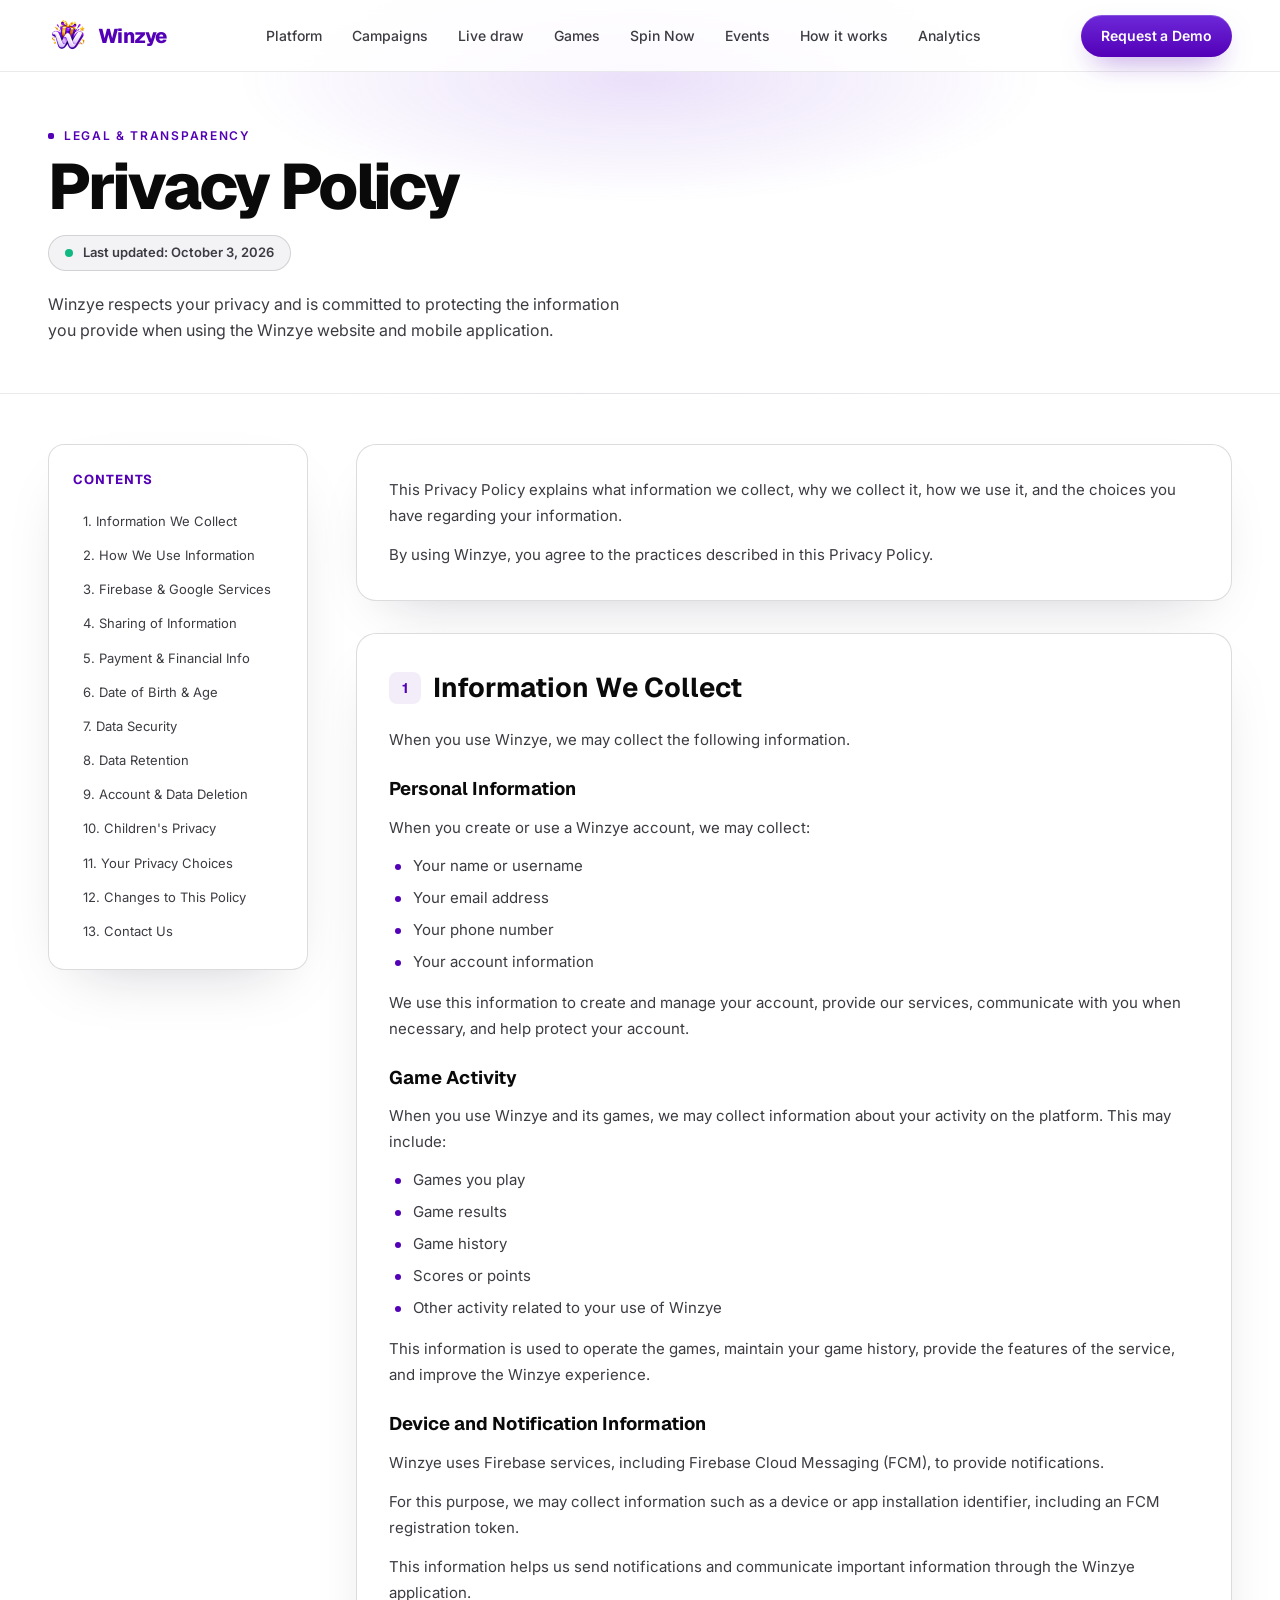
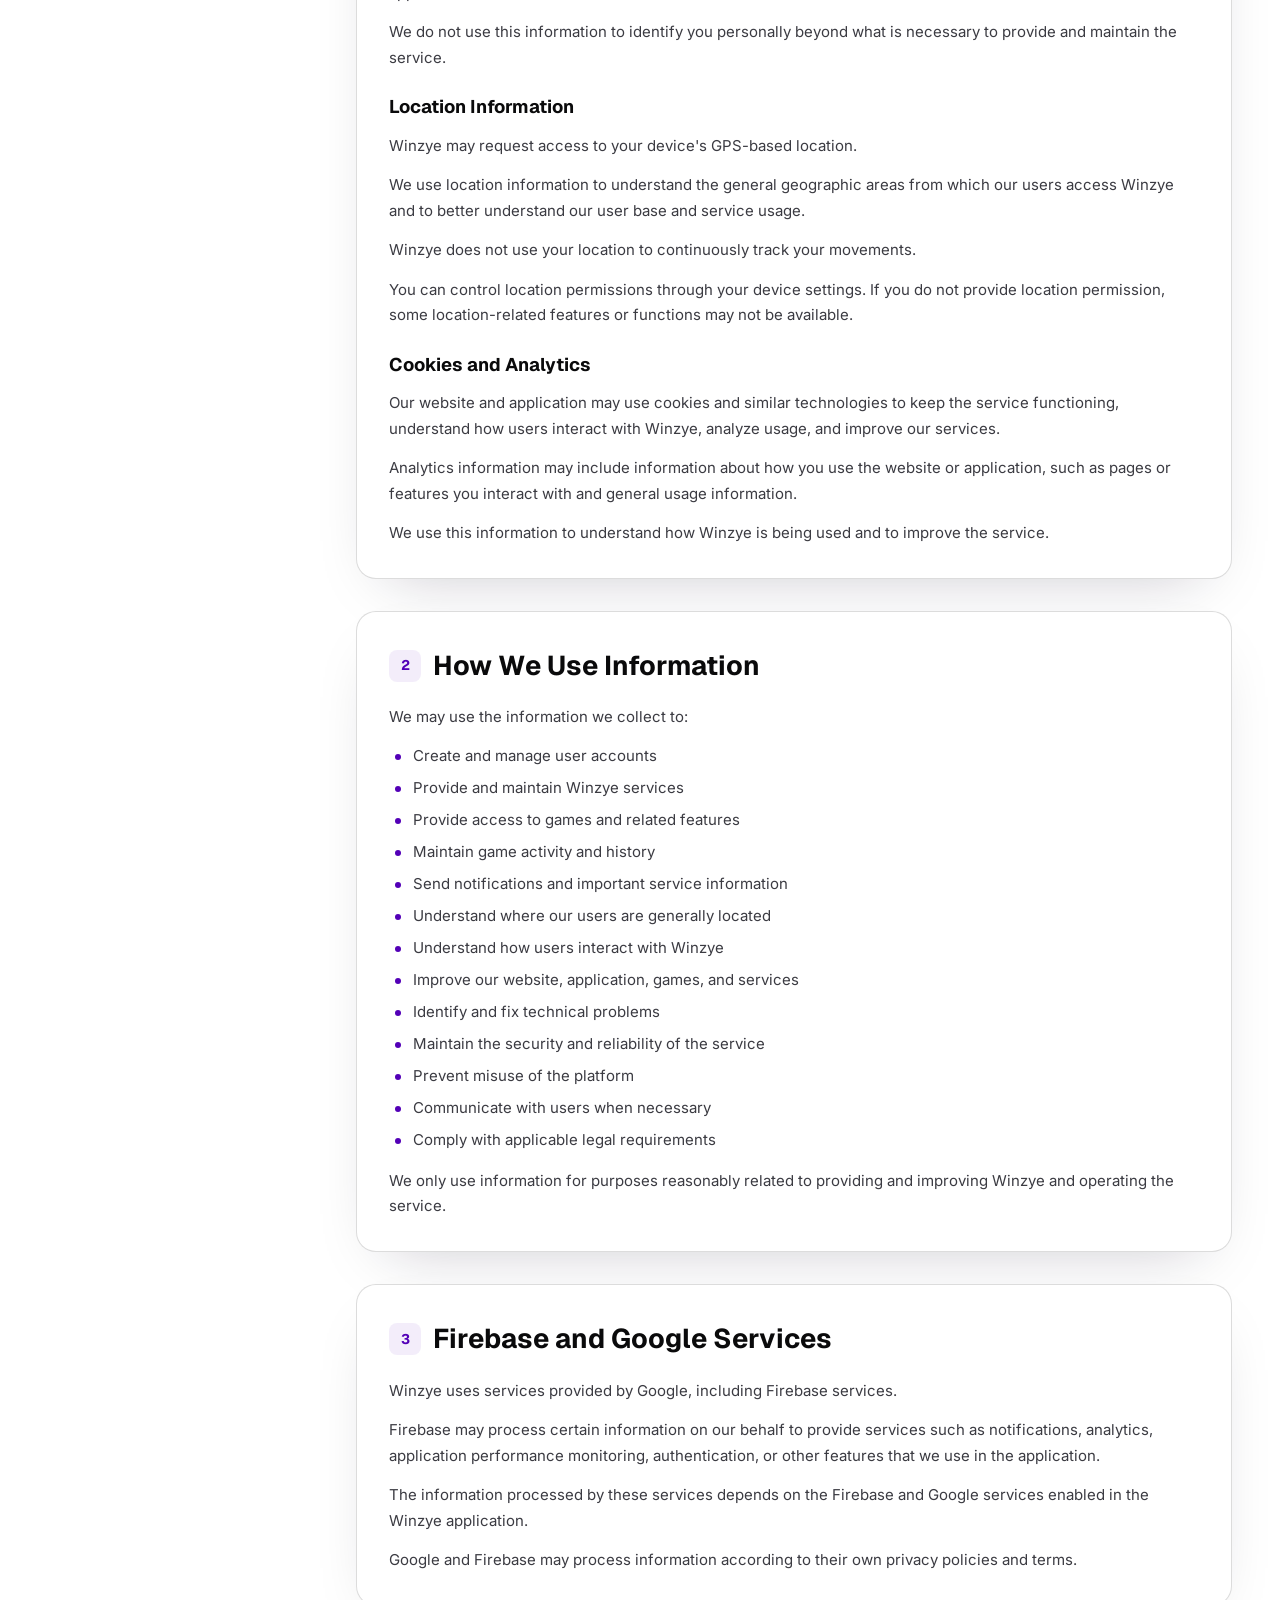
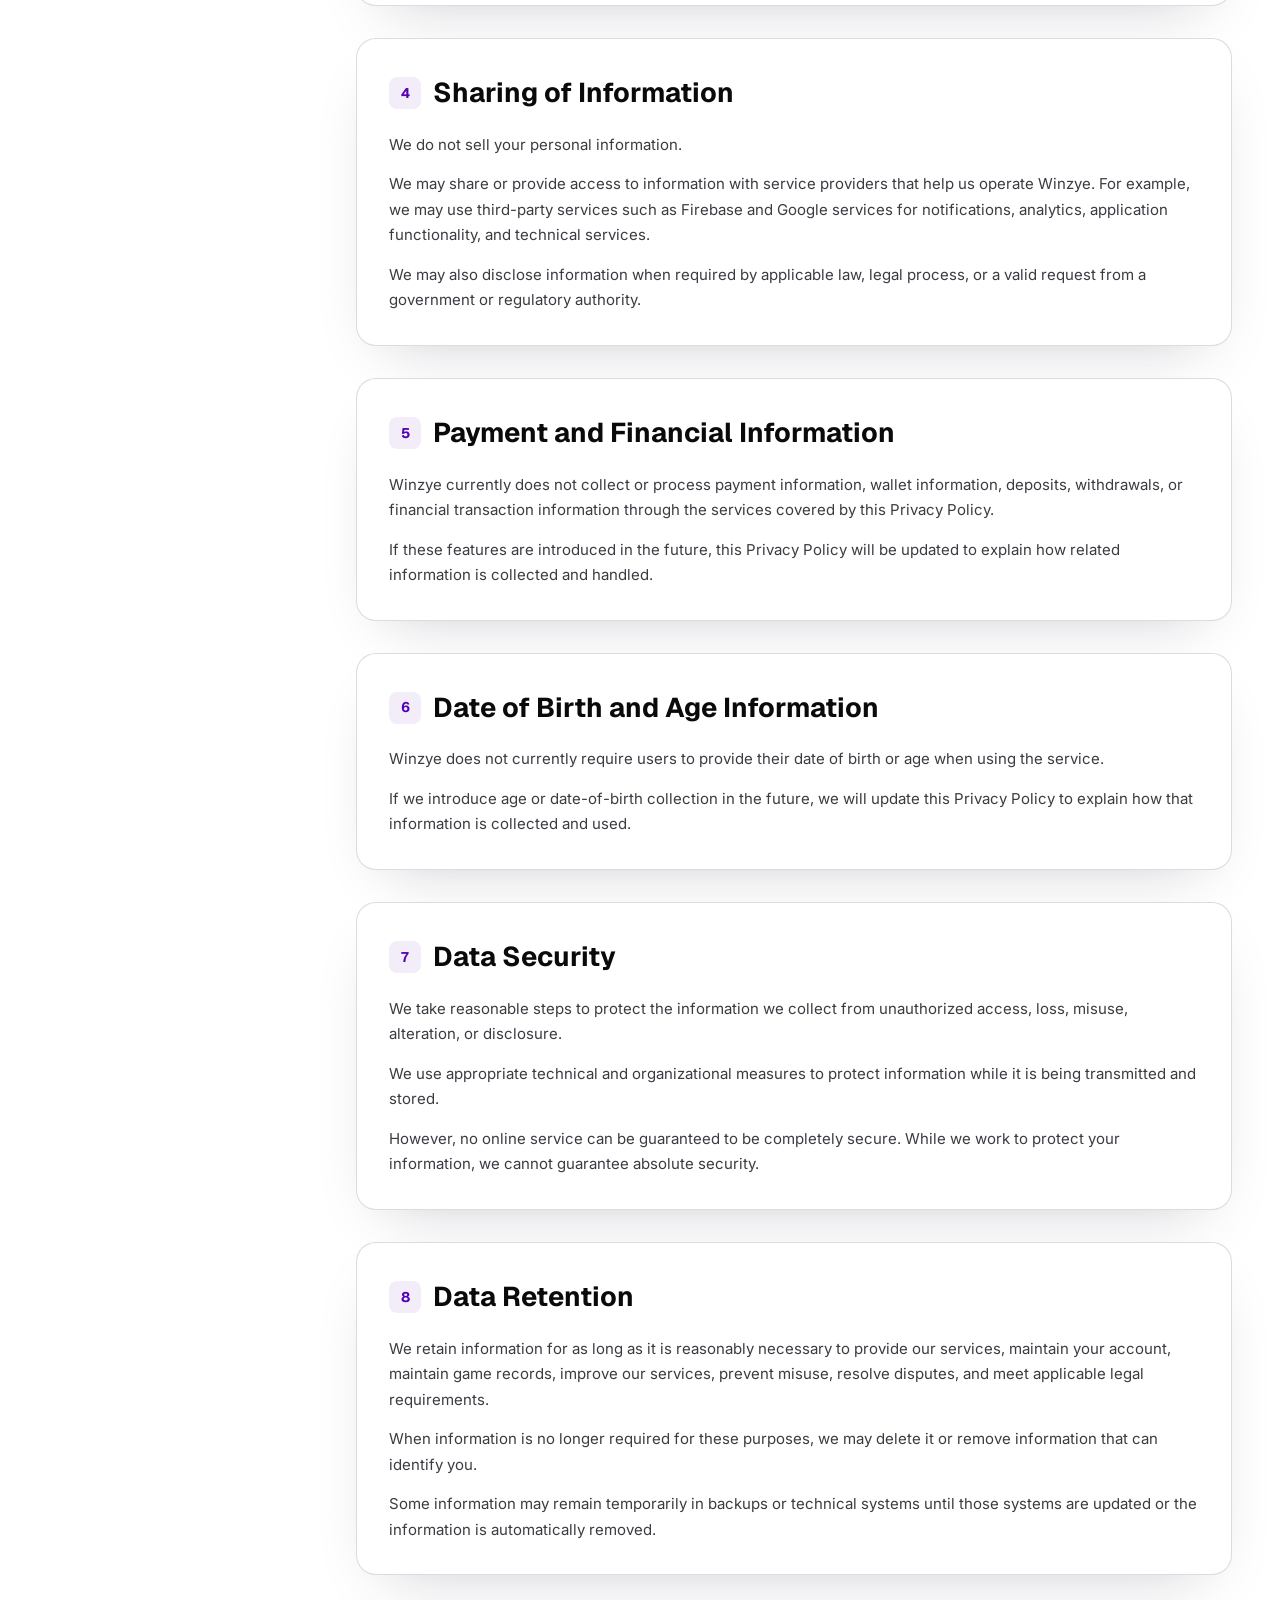
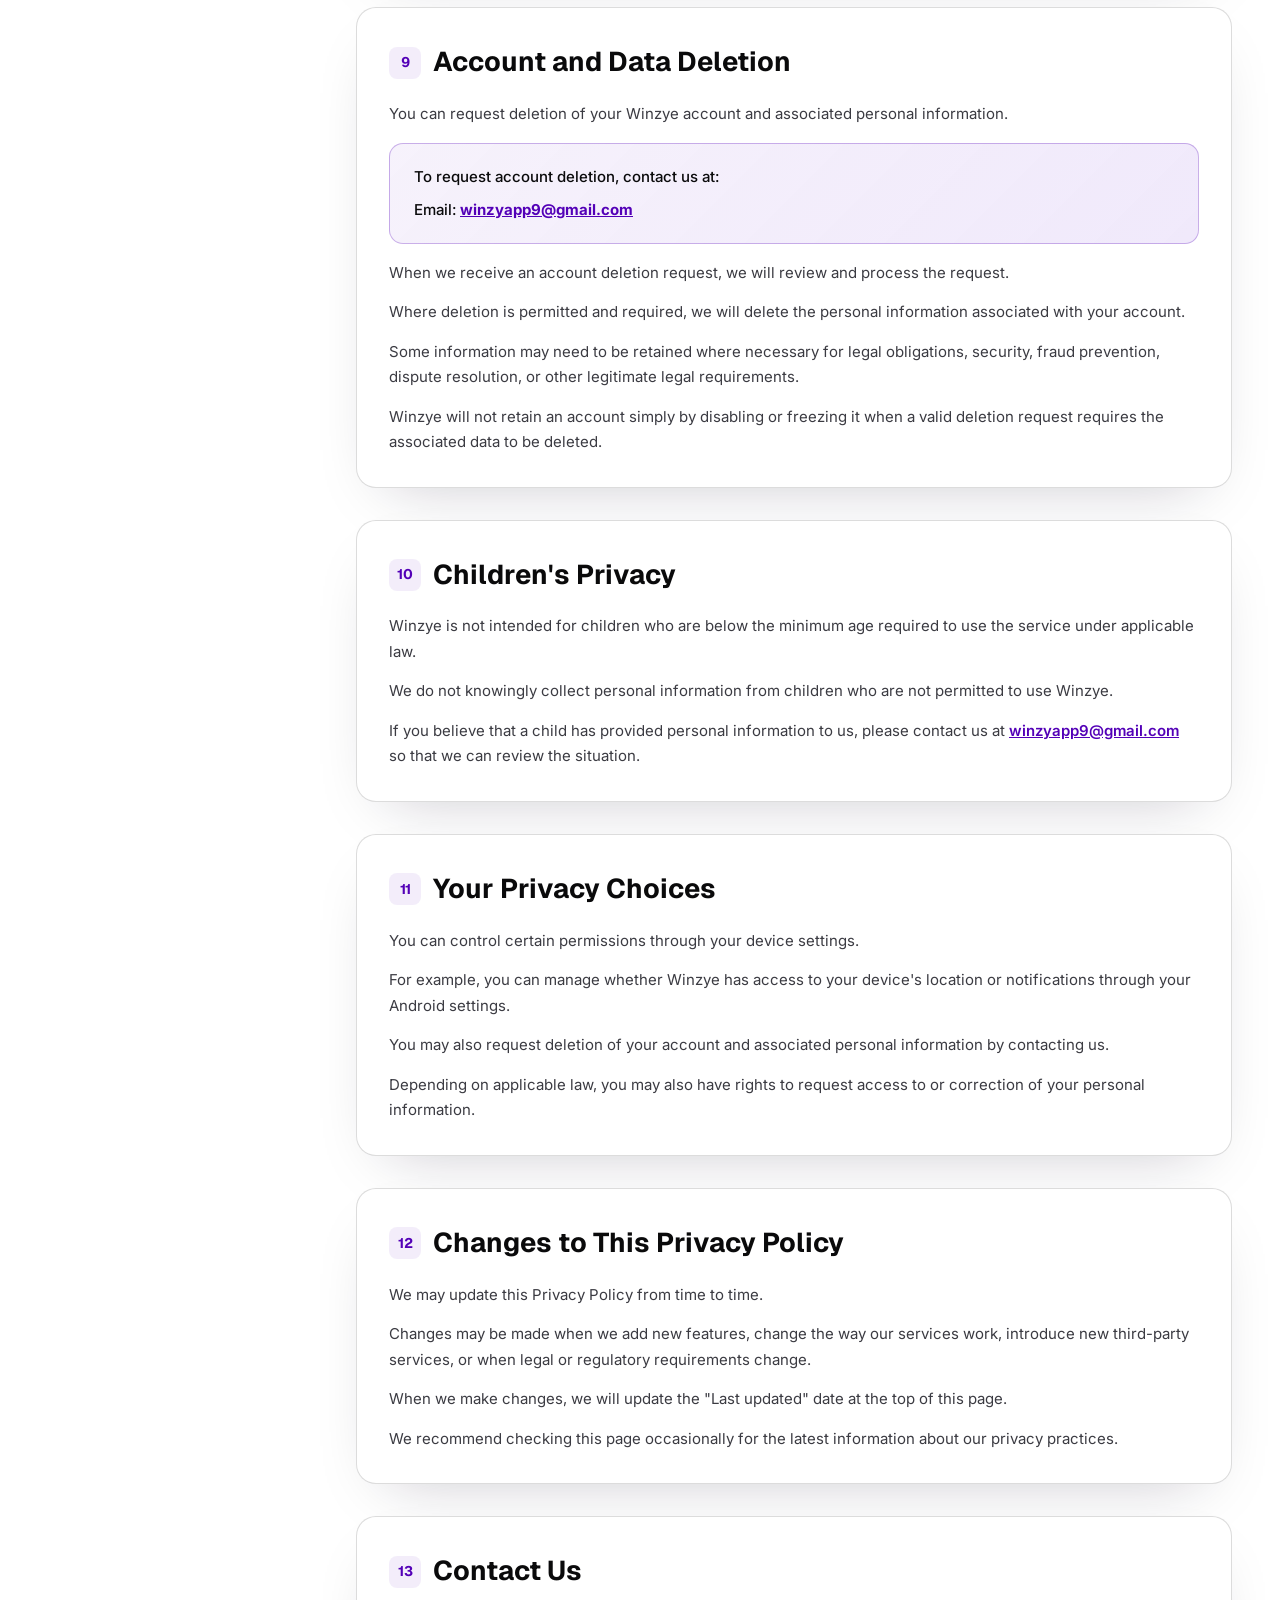
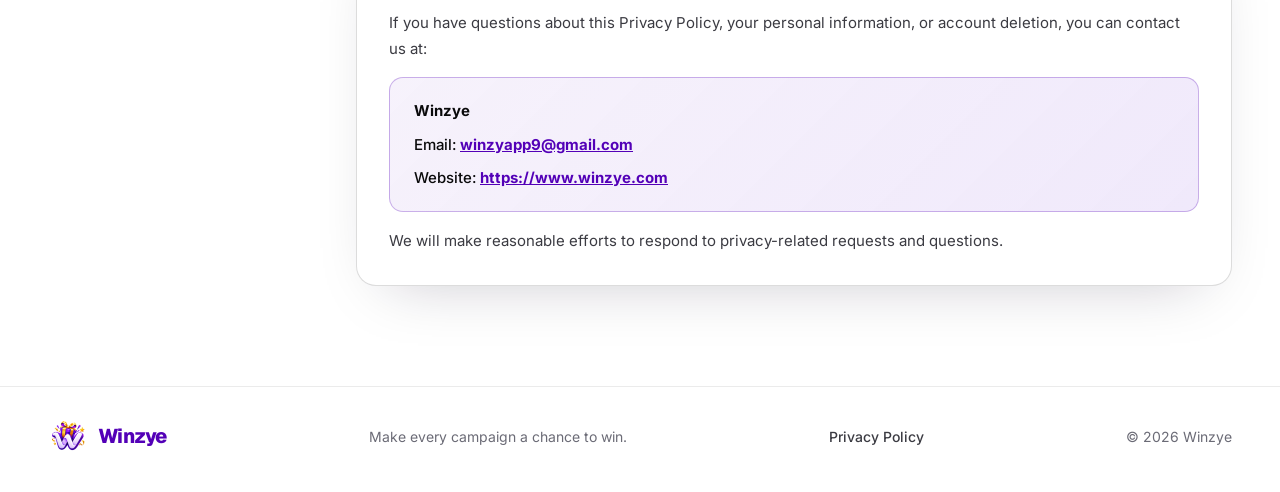
<file: privacy-policy/index.html>
<!doctype html>
<html lang="en">
<head>
<meta charset="utf-8">
<meta name="viewport" content="width=device-width, initial-scale=1, viewport-fit=cover">
<title>Privacy Policy | Winzye</title>
<meta name="description" content="Winzye Privacy Policy - Learn how we collect, use, and protect your information when using the Winzye website and mobile application.">
<meta name="theme-color" content="#ffffff">
<link rel="preconnect" href="https://fonts.googleapis.com">
<link rel="preconnect" href="https://fonts.gstatic.com" crossorigin>
<link href="https://fonts.googleapis.com/css2?family=Geist:wght@500;600;700;800&family=Inter:wght@400;500;600;700&display=swap" rel="stylesheet">
<script>document.documentElement.classList.add('js');</script>
<link rel="icon" type="image/png" href="../assets/favicon.png">
<link rel="stylesheet" href="../styles.css">
</head>
<body>

<!-- ============================ NAV ============================ -->
<header class="nav solid" id="nav">
  <a href="../" class="brand" aria-label="Winzye home"><img class="brand-logo" src="../assets/winzy-logo.png" alt="" width="40" height="35">Winzye</a>
  <nav class="nav-links" aria-label="Primary">
    <a href="../#platform">Platform</a>
    <a href="../#campaigns">Campaigns</a>
    <a href="../#live">Live draw</a>
    <a href="../#games">Games</a>
    <a href="../#play">Spin Now</a>
    <a href="../#events">Events</a>
    <a href="../#how">How it works</a>
    <a href="../#analytics">Analytics</a>
  </nav>
  <div class="nav-end">
    <a href="../#demo" class="btn btn-primary btn-sm">Request a Demo</a>
  </div>
</header>

<main>

<!-- ============================ HERO ============================ -->
<section class="policy-hero">
  <div class="wrap">
    <p class="kicker">Legal &amp; Transparency</p>
    <h1 class="h1">Privacy Policy</h1>
    <div class="policy-meta">
      <span class="policy-meta-dot"></span>
      <span>Last updated: October 3, 2026</span>
    </div>
    <p class="lede">Winzye respects your privacy and is committed to protecting the information you provide when using the Winzye website and mobile application.</p>
  </div>
</section>

<!-- ============================ CONTENT ============================ -->
<section class="policy-body">
  <div class="wrap policy-layout">
    
    <!-- Table of Contents Sidebar -->
    <aside class="policy-toc">
      <h4>Contents</h4>
      <ul>
        <li><a href="#section-1">1. Information We Collect</a></li>
        <li><a href="#section-2">2. How We Use Information</a></li>
        <li><a href="#section-3">3. Firebase &amp; Google Services</a></li>
        <li><a href="#section-4">4. Sharing of Information</a></li>
        <li><a href="#section-5">5. Payment &amp; Financial Info</a></li>
        <li><a href="#section-6">6. Date of Birth &amp; Age</a></li>
        <li><a href="#section-7">7. Data Security</a></li>
        <li><a href="#section-8">8. Data Retention</a></li>
        <li><a href="#section-9">9. Account &amp; Data Deletion</a></li>
        <li><a href="#section-10">10. Children's Privacy</a></li>
        <li><a href="#section-11">11. Your Privacy Choices</a></li>
        <li><a href="#section-12">12. Changes to This Policy</a></li>
        <li><a href="#section-13">13. Contact Us</a></li>
      </ul>
    </aside>

    <!-- Main Content -->
    <div class="policy-content">
      
      <!-- Overview Card -->
      <article class="policy-card">
        <p>This Privacy Policy explains what information we collect, why we collect it, how we use it, and the choices you have regarding your information.</p>
        <p>By using Winzye, you agree to the practices described in this Privacy Policy.</p>
      </article>

      <!-- Section 1 -->
      <article class="policy-card" id="section-1">
        <h2><span class="num-badge">1</span> Information We Collect</h2>
        <p>When you use Winzye, we may collect the following information.</p>

        <h3>Personal Information</h3>
        <p>When you create or use a Winzye account, we may collect:</p>
        <ul>
          <li>Your name or username</li>
          <li>Your email address</li>
          <li>Your phone number</li>
          <li>Your account information</li>
        </ul>
        <p>We use this information to create and manage your account, provide our services, communicate with you when necessary, and help protect your account.</p>

        <h3>Game Activity</h3>
        <p>When you use Winzye and its games, we may collect information about your activity on the platform. This may include:</p>
        <ul>
          <li>Games you play</li>
          <li>Game results</li>
          <li>Game history</li>
          <li>Scores or points</li>
          <li>Other activity related to your use of Winzye</li>
        </ul>
        <p>This information is used to operate the games, maintain your game history, provide the features of the service, and improve the Winzye experience.</p>

        <h3>Device and Notification Information</h3>
        <p>Winzye uses Firebase services, including Firebase Cloud Messaging (FCM), to provide notifications.</p>
        <p>For this purpose, we may collect information such as a device or app installation identifier, including an FCM registration token.</p>
        <p>This information helps us send notifications and communicate important information through the Winzye application.</p>
        <p>We do not use this information to identify you personally beyond what is necessary to provide and maintain the service.</p>

        <h3>Location Information</h3>
        <p>Winzye may request access to your device's GPS-based location.</p>
        <p>We use location information to understand the general geographic areas from which our users access Winzye and to better understand our user base and service usage.</p>
        <p>Winzye does not use your location to continuously track your movements.</p>
        <p>You can control location permissions through your device settings. If you do not provide location permission, some location-related features or functions may not be available.</p>

        <h3>Cookies and Analytics</h3>
        <p>Our website and application may use cookies and similar technologies to keep the service functioning, understand how users interact with Winzye, analyze usage, and improve our services.</p>
        <p>Analytics information may include information about how you use the website or application, such as pages or features you interact with and general usage information.</p>
        <p>We use this information to understand how Winzye is being used and to improve the service.</p>
      </article>

      <!-- Section 2 -->
      <article class="policy-card" id="section-2">
        <h2><span class="num-badge">2</span> How We Use Information</h2>
        <p>We may use the information we collect to:</p>
        <ul>
          <li>Create and manage user accounts</li>
          <li>Provide and maintain Winzye services</li>
          <li>Provide access to games and related features</li>
          <li>Maintain game activity and history</li>
          <li>Send notifications and important service information</li>
          <li>Understand where our users are generally located</li>
          <li>Understand how users interact with Winzye</li>
          <li>Improve our website, application, games, and services</li>
          <li>Identify and fix technical problems</li>
          <li>Maintain the security and reliability of the service</li>
          <li>Prevent misuse of the platform</li>
          <li>Communicate with users when necessary</li>
          <li>Comply with applicable legal requirements</li>
        </ul>
        <p>We only use information for purposes reasonably related to providing and improving Winzye and operating the service.</p>
      </article>

      <!-- Section 3 -->
      <article class="policy-card" id="section-3">
        <h2><span class="num-badge">3</span> Firebase and Google Services</h2>
        <p>Winzye uses services provided by Google, including Firebase services.</p>
        <p>Firebase may process certain information on our behalf to provide services such as notifications, analytics, application performance monitoring, authentication, or other features that we use in the application.</p>
        <p>The information processed by these services depends on the Firebase and Google services enabled in the Winzye application.</p>
        <p>Google and Firebase may process information according to their own privacy policies and terms.</p>
      </article>

      <!-- Section 4 -->
      <article class="policy-card" id="section-4">
        <h2><span class="num-badge">4</span> Sharing of Information</h2>
        <p>We do not sell your personal information.</p>
        <p>We may share or provide access to information with service providers that help us operate Winzye. For example, we may use third-party services such as Firebase and Google services for notifications, analytics, application functionality, and technical services.</p>
        <p>We may also disclose information when required by applicable law, legal process, or a valid request from a government or regulatory authority.</p>
      </article>

      <!-- Section 5 -->
      <article class="policy-card" id="section-5">
        <h2><span class="num-badge">5</span> Payment and Financial Information</h2>
        <p>Winzye currently does not collect or process payment information, wallet information, deposits, withdrawals, or financial transaction information through the services covered by this Privacy Policy.</p>
        <p>If these features are introduced in the future, this Privacy Policy will be updated to explain how related information is collected and handled.</p>
      </article>

      <!-- Section 6 -->
      <article class="policy-card" id="section-6">
        <h2><span class="num-badge">6</span> Date of Birth and Age Information</h2>
        <p>Winzye does not currently require users to provide their date of birth or age when using the service.</p>
        <p>If we introduce age or date-of-birth collection in the future, we will update this Privacy Policy to explain how that information is collected and used.</p>
      </article>

      <!-- Section 7 -->
      <article class="policy-card" id="section-7">
        <h2><span class="num-badge">7</span> Data Security</h2>
        <p>We take reasonable steps to protect the information we collect from unauthorized access, loss, misuse, alteration, or disclosure.</p>
        <p>We use appropriate technical and organizational measures to protect information while it is being transmitted and stored.</p>
        <p>However, no online service can be guaranteed to be completely secure. While we work to protect your information, we cannot guarantee absolute security.</p>
      </article>

      <!-- Section 8 -->
      <article class="policy-card" id="section-8">
        <h2><span class="num-badge">8</span> Data Retention</h2>
        <p>We retain information for as long as it is reasonably necessary to provide our services, maintain your account, maintain game records, improve our services, prevent misuse, resolve disputes, and meet applicable legal requirements.</p>
        <p>When information is no longer required for these purposes, we may delete it or remove information that can identify you.</p>
        <p>Some information may remain temporarily in backups or technical systems until those systems are updated or the information is automatically removed.</p>
      </article>

      <!-- Section 9 -->
      <article class="policy-card" id="section-9">
        <h2><span class="num-badge">9</span> Account and Data Deletion</h2>
        <p>You can request deletion of your Winzye account and associated personal information.</p>
        
        <div class="policy-callout">
          <p>To request account deletion, contact us at:</p>
          <p>Email: <a href="mailto:winzyapp9@gmail.com">winzyapp9@gmail.com</a></p>
        </div>

        <p style="margin-top:16px;">When we receive an account deletion request, we will review and process the request.</p>
        <p>Where deletion is permitted and required, we will delete the personal information associated with your account.</p>
        <p>Some information may need to be retained where necessary for legal obligations, security, fraud prevention, dispute resolution, or other legitimate legal requirements.</p>
        <p>Winzye will not retain an account simply by disabling or freezing it when a valid deletion request requires the associated data to be deleted.</p>
      </article>

      <!-- Section 10 -->
      <article class="policy-card" id="section-10">
        <h2><span class="num-badge">10</span> Children's Privacy</h2>
        <p>Winzye is not intended for children who are below the minimum age required to use the service under applicable law.</p>
        <p>We do not knowingly collect personal information from children who are not permitted to use Winzye.</p>
        <p>If you believe that a child has provided personal information to us, please contact us at <a href="mailto:winzyapp9@gmail.com" style="color:var(--primary); font-weight:600; text-decoration:underline;">winzyapp9@gmail.com</a> so that we can review the situation.</p>
      </article>

      <!-- Section 11 -->
      <article class="policy-card" id="section-11">
        <h2><span class="num-badge">11</span> Your Privacy Choices</h2>
        <p>You can control certain permissions through your device settings.</p>
        <p>For example, you can manage whether Winzye has access to your device's location or notifications through your Android settings.</p>
        <p>You may also request deletion of your account and associated personal information by contacting us.</p>
        <p>Depending on applicable law, you may also have rights to request access to or correction of your personal information.</p>
      </article>

      <!-- Section 12 -->
      <article class="policy-card" id="section-12">
        <h2><span class="num-badge">12</span> Changes to This Privacy Policy</h2>
        <p>We may update this Privacy Policy from time to time.</p>
        <p>Changes may be made when we add new features, change the way our services work, introduce new third-party services, or when legal or regulatory requirements change.</p>
        <p>When we make changes, we will update the "Last updated" date at the top of this page.</p>
        <p>We recommend checking this page occasionally for the latest information about our privacy practices.</p>
      </article>

      <!-- Section 13 -->
      <article class="policy-card" id="section-13">
        <h2><span class="num-badge">13</span> Contact Us</h2>
        <p>If you have questions about this Privacy Policy, your personal information, or account deletion, you can contact us at:</p>
        
        <div class="policy-callout">
          <p><strong>Winzye</strong></p>
          <p>Email: <a href="mailto:winzyapp9@gmail.com">winzyapp9@gmail.com</a></p>
          <p>Website: <a href="https://www.winzye.com" target="_blank" rel="noopener noreferrer">https://www.winzye.com</a></p>
        </div>

        <p style="margin-top:16px;">We will make reasonable efforts to respond to privacy-related requests and questions.</p>
      </article>

    </div>
  </div>
</section>

</main>

<footer class="foot">
  <div class="wrap foot-in">
    <a href="../" class="brand"><img class="brand-logo" src="../assets/winzy-logo.png" alt="" width="40" height="35">Winzye</a>
    <span>Make every campaign a chance to win.</span>
    <nav class="foot-links">
      <a href="./">Privacy Policy</a>
    </nav>
    <span>© 2026 Winzye</span>
  </div>
</footer>

</body>
</html>
</file>
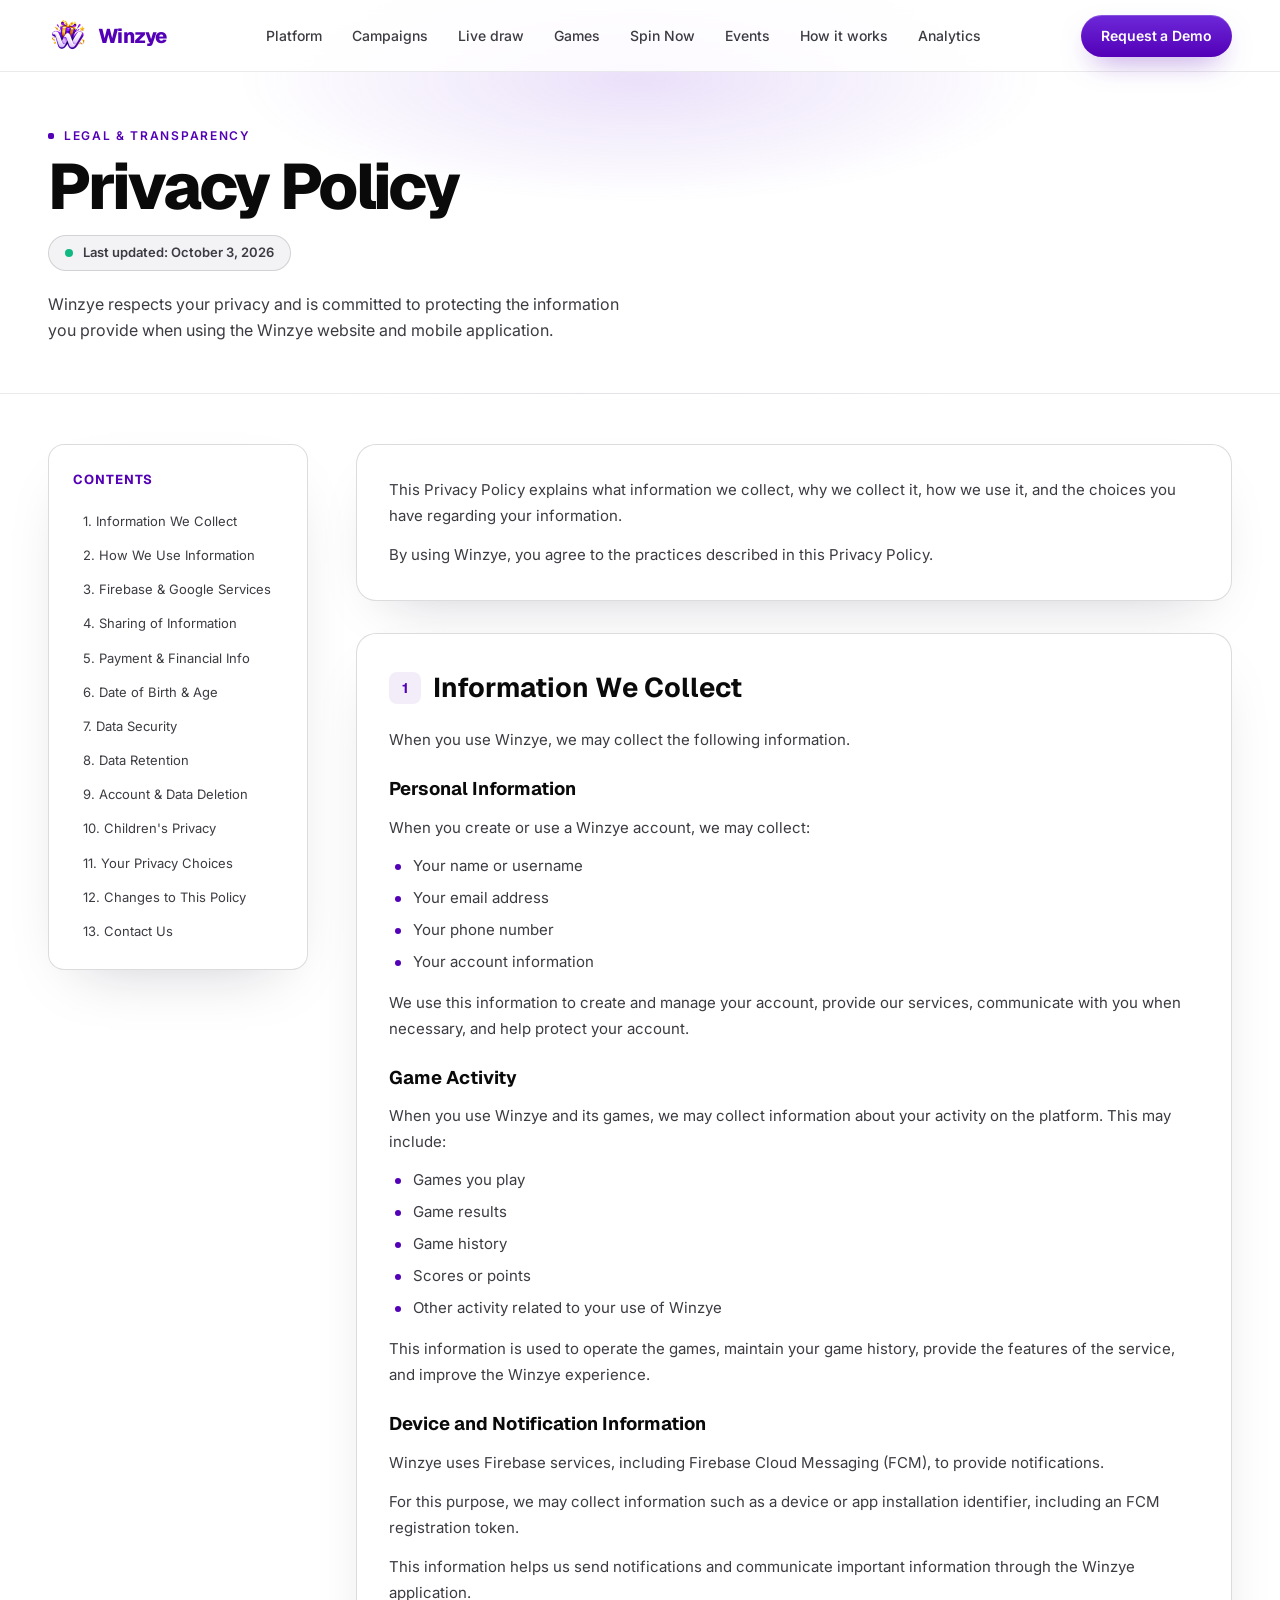
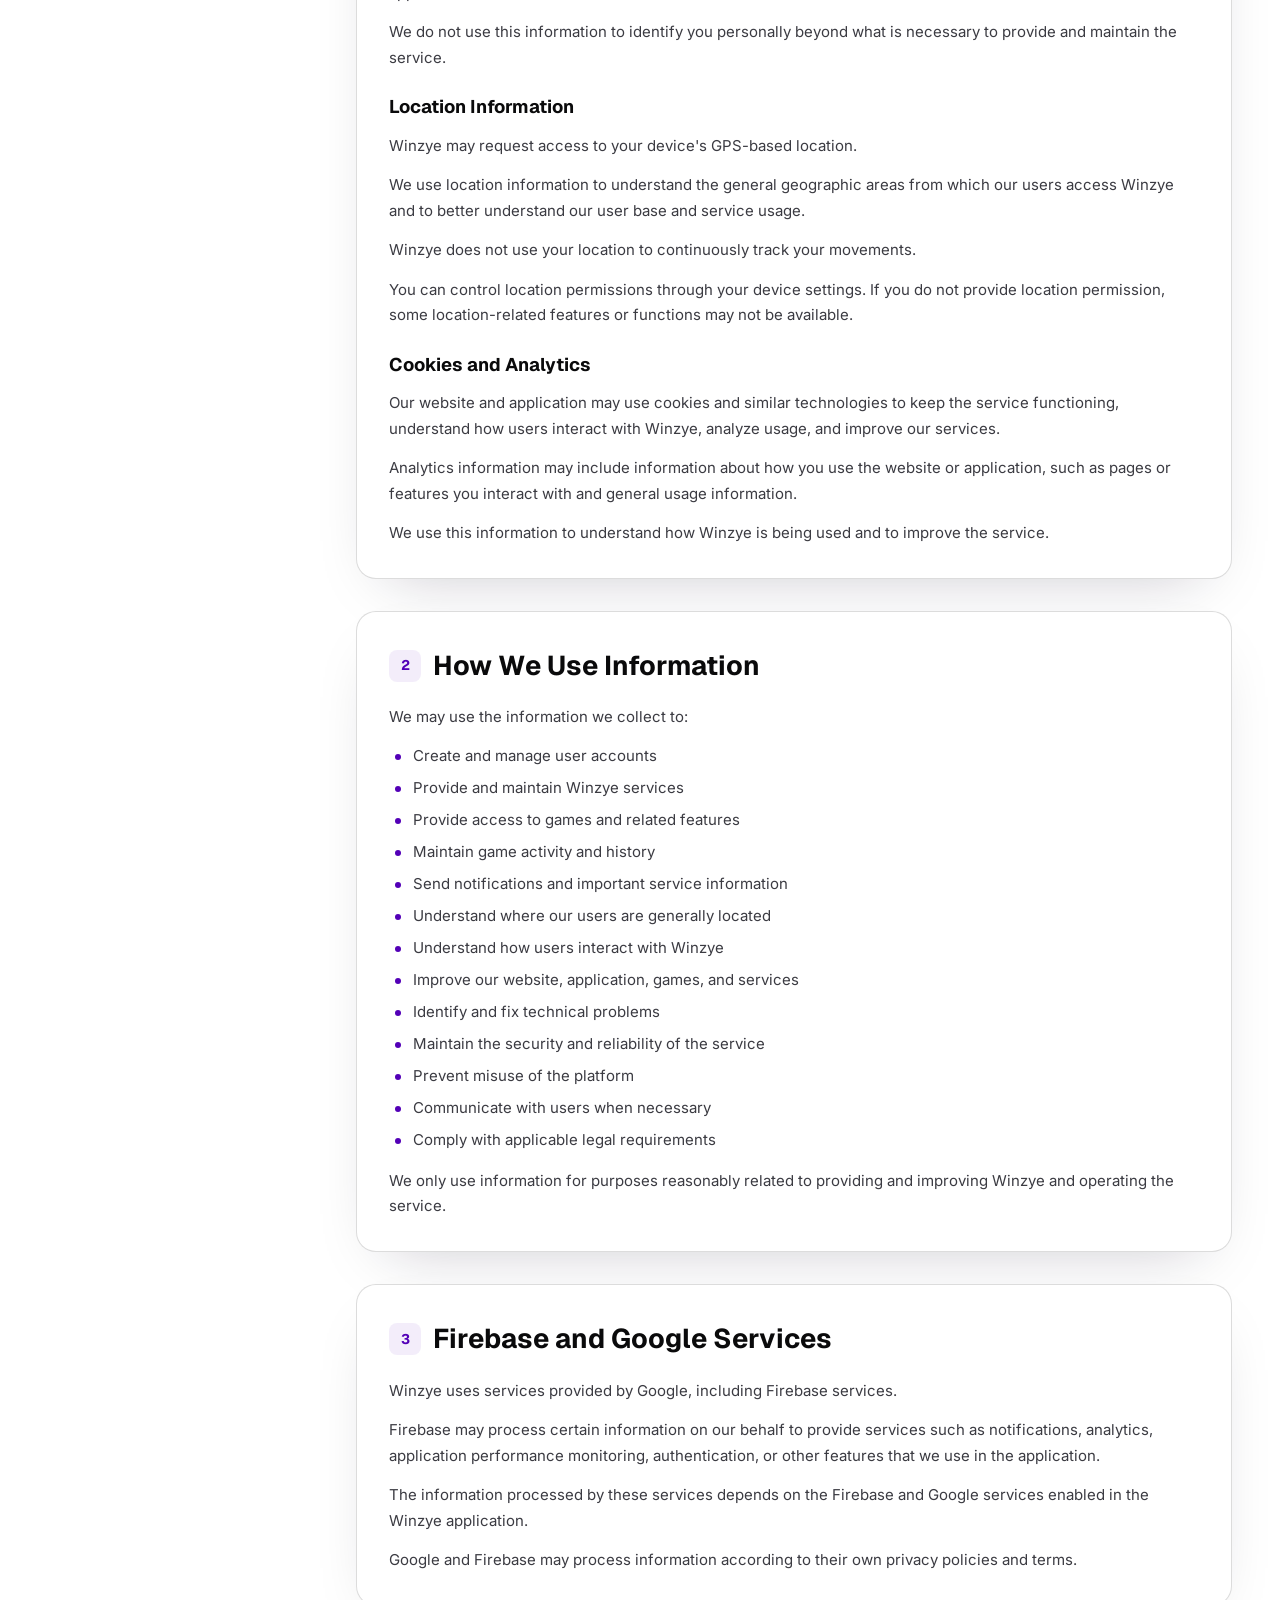
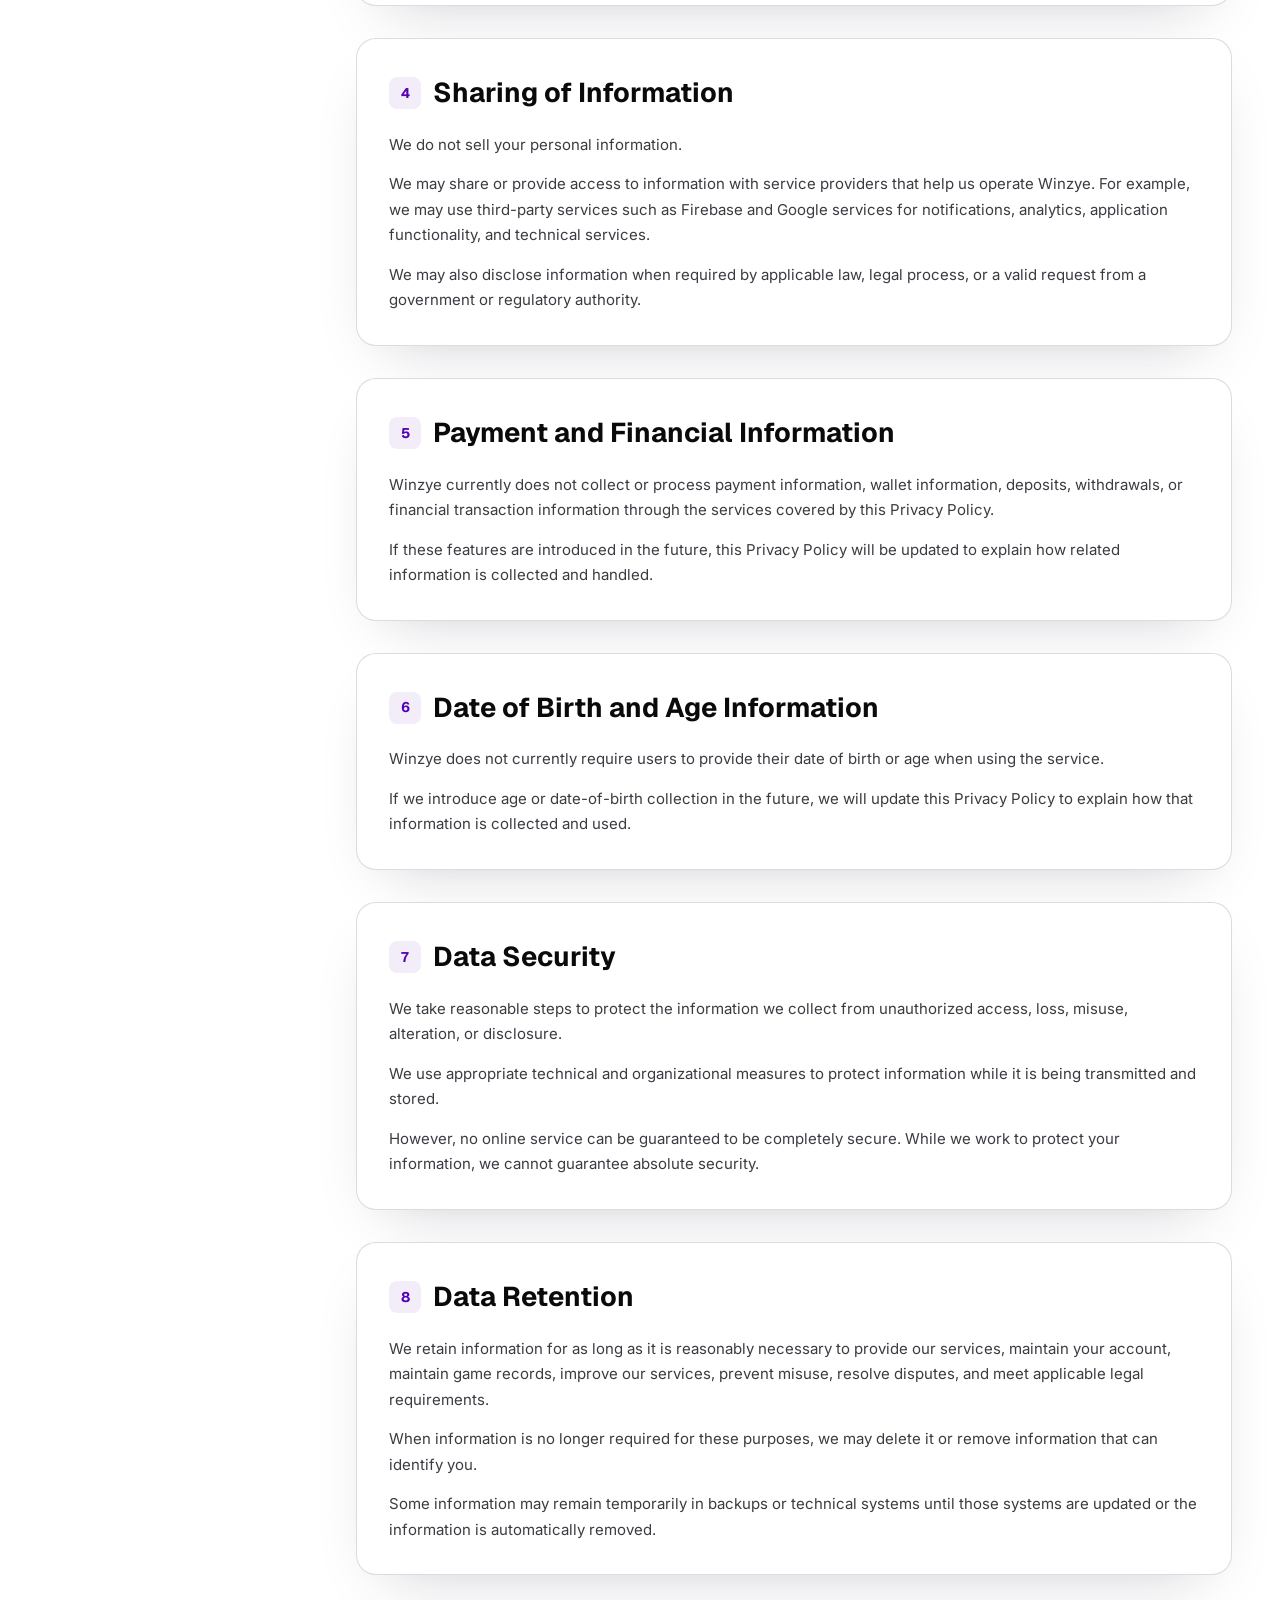
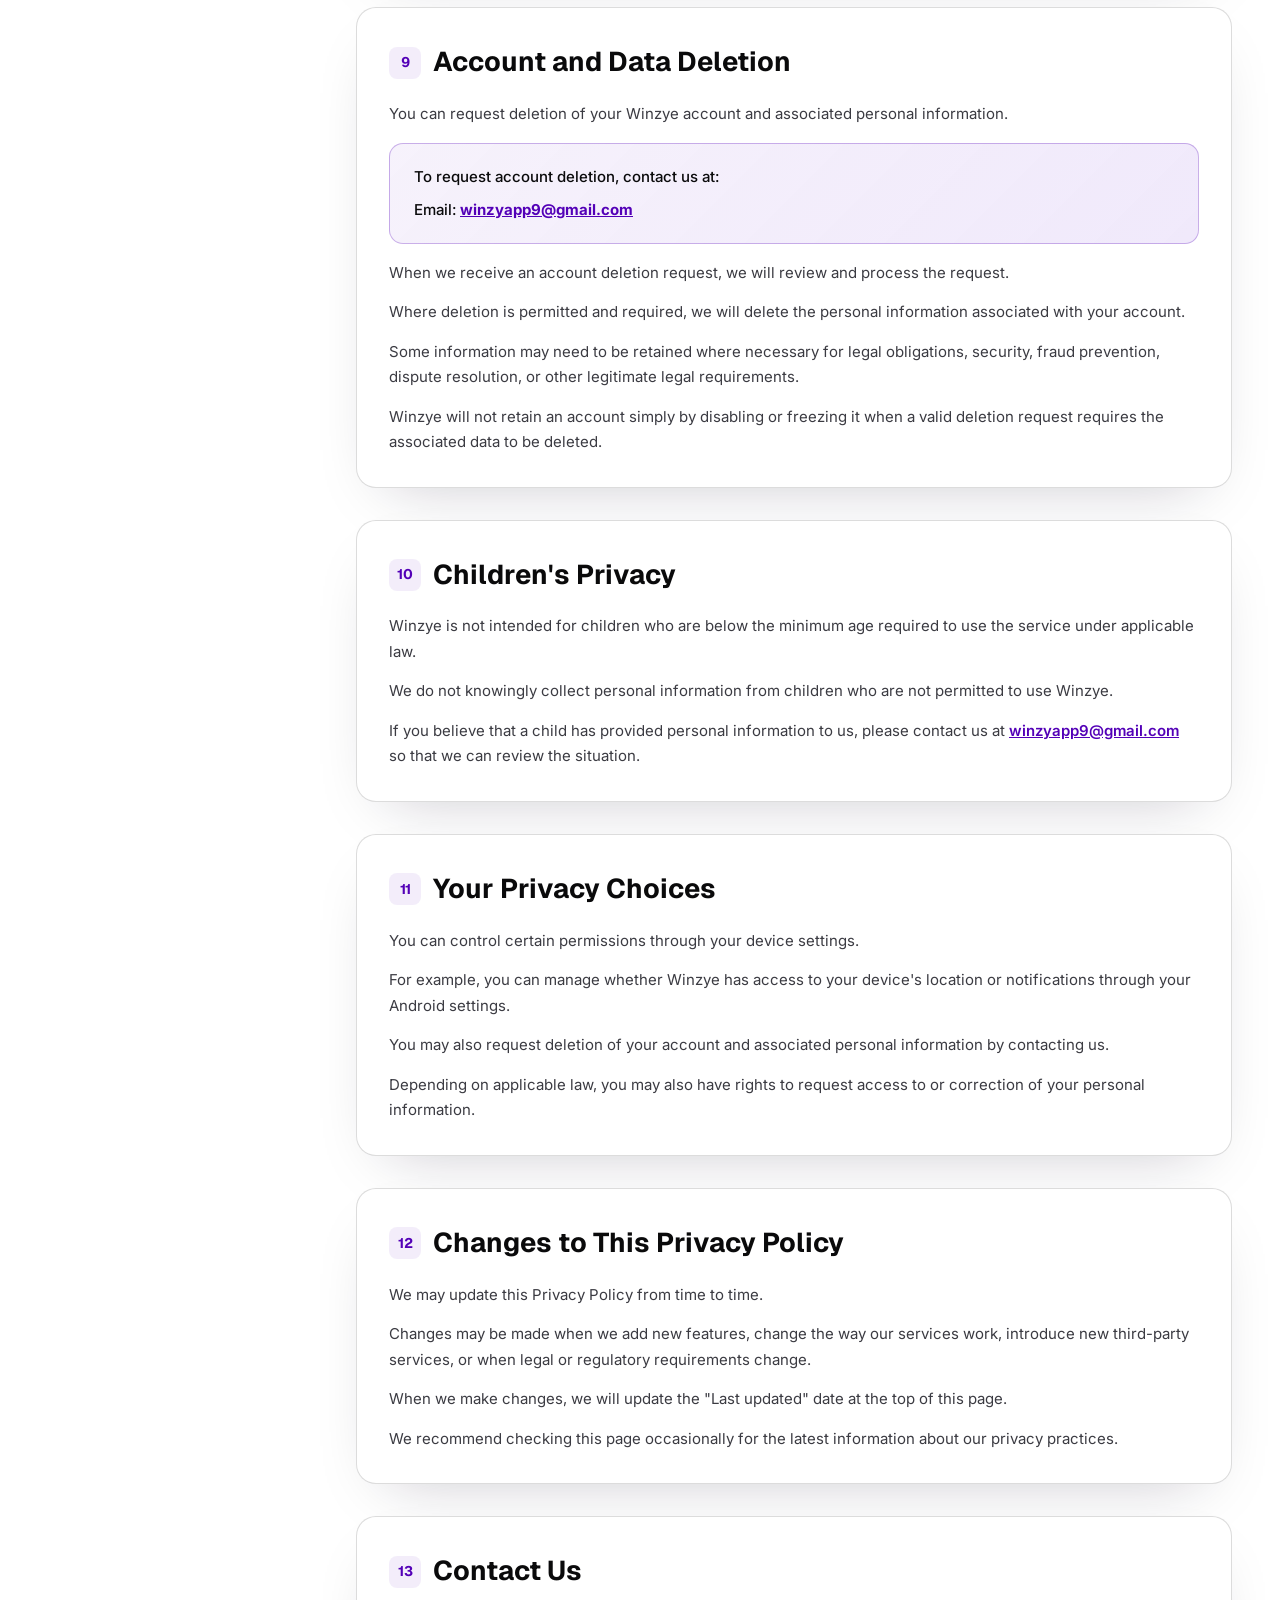
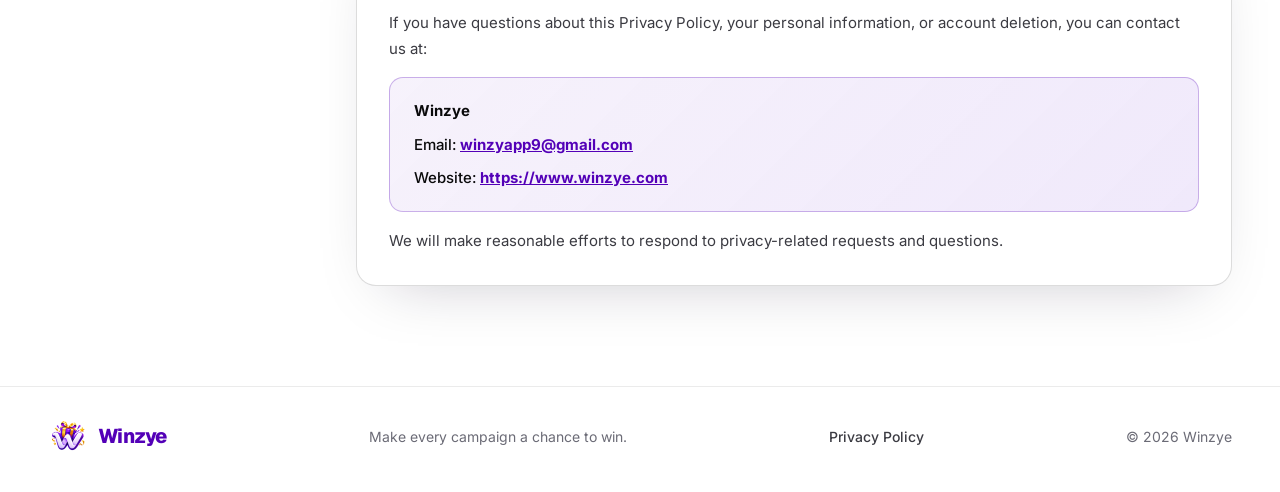
<file: privacy-policy.html>
<!doctype html>
<html lang="en">
<head>
<meta charset="utf-8">
<meta name="viewport" content="width=device-width, initial-scale=1, viewport-fit=cover">
<title>Privacy Policy | Winzye</title>
<meta name="description" content="Winzye Privacy Policy - Learn how we collect, use, and protect your information when using the Winzye website and mobile application.">
<meta name="theme-color" content="#ffffff">
<link rel="preconnect" href="https://fonts.googleapis.com">
<link rel="preconnect" href="https://fonts.gstatic.com" crossorigin>
<link href="https://fonts.googleapis.com/css2?family=Geist:wght@500;600;700;800&family=Inter:wght@400;500;600;700&display=swap" rel="stylesheet">
<script>document.documentElement.classList.add('js');</script>
<link rel="icon" type="image/png" href="assets/favicon.png">
<link rel="stylesheet" href="styles.css">
</head>
<body>

<!-- ============================ NAV ============================ -->
<header class="nav solid" id="nav">
  <a href="index.html" class="brand" aria-label="Winzye home"><img class="brand-logo" src="assets/winzy-logo.png" alt="" width="40" height="35">Winzye</a>
  <nav class="nav-links" aria-label="Primary">
    <a href="index.html#platform">Platform</a>
    <a href="index.html#campaigns">Campaigns</a>
    <a href="index.html#live">Live draw</a>
    <a href="index.html#games">Games</a>
    <a href="index.html#play">Spin Now</a>
    <a href="index.html#events">Events</a>
    <a href="index.html#how">How it works</a>
    <a href="index.html#analytics">Analytics</a>
  </nav>
  <div class="nav-end">
    <a href="index.html#demo" class="btn btn-primary btn-sm">Request a Demo</a>
  </div>
</header>

<main>

<!-- ============================ HERO ============================ -->
<section class="policy-hero">
  <div class="wrap">
    <p class="kicker">Legal &amp; Transparency</p>
    <h1 class="h1">Privacy Policy</h1>
    <div class="policy-meta">
      <span class="policy-meta-dot"></span>
      <span>Last updated: October 3, 2026</span>
    </div>
    <p class="lede">Winzye respects your privacy and is committed to protecting the information you provide when using the Winzye website and mobile application.</p>
  </div>
</section>

<!-- ============================ CONTENT ============================ -->
<section class="policy-body">
  <div class="wrap policy-layout">
    
    <!-- Table of Contents Sidebar -->
    <aside class="policy-toc">
      <h4>Contents</h4>
      <ul>
        <li><a href="#section-1">1. Information We Collect</a></li>
        <li><a href="#section-2">2. How We Use Information</a></li>
        <li><a href="#section-3">3. Firebase &amp; Google Services</a></li>
        <li><a href="#section-4">4. Sharing of Information</a></li>
        <li><a href="#section-5">5. Payment &amp; Financial Info</a></li>
        <li><a href="#section-6">6. Date of Birth &amp; Age</a></li>
        <li><a href="#section-7">7. Data Security</a></li>
        <li><a href="#section-8">8. Data Retention</a></li>
        <li><a href="#section-9">9. Account &amp; Data Deletion</a></li>
        <li><a href="#section-10">10. Children's Privacy</a></li>
        <li><a href="#section-11">11. Your Privacy Choices</a></li>
        <li><a href="#section-12">12. Changes to This Policy</a></li>
        <li><a href="#section-13">13. Contact Us</a></li>
      </ul>
    </aside>

    <!-- Main Content -->
    <div class="policy-content">
      
      <!-- Overview Card -->
      <article class="policy-card">
        <p>This Privacy Policy explains what information we collect, why we collect it, how we use it, and the choices you have regarding your information.</p>
        <p>By using Winzye, you agree to the practices described in this Privacy Policy.</p>
      </article>

      <!-- Section 1 -->
      <article class="policy-card" id="section-1">
        <h2><span class="num-badge">1</span> Information We Collect</h2>
        <p>When you use Winzye, we may collect the following information.</p>

        <h3>Personal Information</h3>
        <p>When you create or use a Winzye account, we may collect:</p>
        <ul>
          <li>Your name or username</li>
          <li>Your email address</li>
          <li>Your phone number</li>
          <li>Your account information</li>
        </ul>
        <p>We use this information to create and manage your account, provide our services, communicate with you when necessary, and help protect your account.</p>

        <h3>Game Activity</h3>
        <p>When you use Winzye and its games, we may collect information about your activity on the platform. This may include:</p>
        <ul>
          <li>Games you play</li>
          <li>Game results</li>
          <li>Game history</li>
          <li>Scores or points</li>
          <li>Other activity related to your use of Winzye</li>
        </ul>
        <p>This information is used to operate the games, maintain your game history, provide the features of the service, and improve the Winzye experience.</p>

        <h3>Device and Notification Information</h3>
        <p>Winzye uses Firebase services, including Firebase Cloud Messaging (FCM), to provide notifications.</p>
        <p>For this purpose, we may collect information such as a device or app installation identifier, including an FCM registration token.</p>
        <p>This information helps us send notifications and communicate important information through the Winzye application.</p>
        <p>We do not use this information to identify you personally beyond what is necessary to provide and maintain the service.</p>

        <h3>Location Information</h3>
        <p>Winzye may request access to your device's GPS-based location.</p>
        <p>We use location information to understand the general geographic areas from which our users access Winzye and to better understand our user base and service usage.</p>
        <p>Winzye does not use your location to continuously track your movements.</p>
        <p>You can control location permissions through your device settings. If you do not provide location permission, some location-related features or functions may not be available.</p>

        <h3>Cookies and Analytics</h3>
        <p>Our website and application may use cookies and similar technologies to keep the service functioning, understand how users interact with Winzye, analyze usage, and improve our services.</p>
        <p>Analytics information may include information about how you use the website or application, such as pages or features you interact with and general usage information.</p>
        <p>We use this information to understand how Winzye is being used and to improve the service.</p>
      </article>

      <!-- Section 2 -->
      <article class="policy-card" id="section-2">
        <h2><span class="num-badge">2</span> How We Use Information</h2>
        <p>We may use the information we collect to:</p>
        <ul>
          <li>Create and manage user accounts</li>
          <li>Provide and maintain Winzye services</li>
          <li>Provide access to games and related features</li>
          <li>Maintain game activity and history</li>
          <li>Send notifications and important service information</li>
          <li>Understand where our users are generally located</li>
          <li>Understand how users interact with Winzye</li>
          <li>Improve our website, application, games, and services</li>
          <li>Identify and fix technical problems</li>
          <li>Maintain the security and reliability of the service</li>
          <li>Prevent misuse of the platform</li>
          <li>Communicate with users when necessary</li>
          <li>Comply with applicable legal requirements</li>
        </ul>
        <p>We only use information for purposes reasonably related to providing and improving Winzye and operating the service.</p>
      </article>

      <!-- Section 3 -->
      <article class="policy-card" id="section-3">
        <h2><span class="num-badge">3</span> Firebase and Google Services</h2>
        <p>Winzye uses services provided by Google, including Firebase services.</p>
        <p>Firebase may process certain information on our behalf to provide services such as notifications, analytics, application performance monitoring, authentication, or other features that we use in the application.</p>
        <p>The information processed by these services depends on the Firebase and Google services enabled in the Winzye application.</p>
        <p>Google and Firebase may process information according to their own privacy policies and terms.</p>
      </article>

      <!-- Section 4 -->
      <article class="policy-card" id="section-4">
        <h2><span class="num-badge">4</span> Sharing of Information</h2>
        <p>We do not sell your personal information.</p>
        <p>We may share or provide access to information with service providers that help us operate Winzye. For example, we may use third-party services such as Firebase and Google services for notifications, analytics, application functionality, and technical services.</p>
        <p>We may also disclose information when required by applicable law, legal process, or a valid request from a government or regulatory authority.</p>
      </article>

      <!-- Section 5 -->
      <article class="policy-card" id="section-5">
        <h2><span class="num-badge">5</span> Payment and Financial Information</h2>
        <p>Winzye currently does not collect or process payment information, wallet information, deposits, withdrawals, or financial transaction information through the services covered by this Privacy Policy.</p>
        <p>If these features are introduced in the future, this Privacy Policy will be updated to explain how related information is collected and handled.</p>
      </article>

      <!-- Section 6 -->
      <article class="policy-card" id="section-6">
        <h2><span class="num-badge">6</span> Date of Birth and Age Information</h2>
        <p>Winzye does not currently require users to provide their date of birth or age when using the service.</p>
        <p>If we introduce age or date-of-birth collection in the future, we will update this Privacy Policy to explain how that information is collected and used.</p>
      </article>

      <!-- Section 7 -->
      <article class="policy-card" id="section-7">
        <h2><span class="num-badge">7</span> Data Security</h2>
        <p>We take reasonable steps to protect the information we collect from unauthorized access, loss, misuse, alteration, or disclosure.</p>
        <p>We use appropriate technical and organizational measures to protect information while it is being transmitted and stored.</p>
        <p>However, no online service can be guaranteed to be completely secure. While we work to protect your information, we cannot guarantee absolute security.</p>
      </article>

      <!-- Section 8 -->
      <article class="policy-card" id="section-8">
        <h2><span class="num-badge">8</span> Data Retention</h2>
        <p>We retain information for as long as it is reasonably necessary to provide our services, maintain your account, maintain game records, improve our services, prevent misuse, resolve disputes, and meet applicable legal requirements.</p>
        <p>When information is no longer required for these purposes, we may delete it or remove information that can identify you.</p>
        <p>Some information may remain temporarily in backups or technical systems until those systems are updated or the information is automatically removed.</p>
      </article>

      <!-- Section 9 -->
      <article class="policy-card" id="section-9">
        <h2><span class="num-badge">9</span> Account and Data Deletion</h2>
        <p>You can request deletion of your Winzye account and associated personal information.</p>
        
        <div class="policy-callout">
          <p>To request account deletion, contact us at:</p>
          <p>Email: <a href="mailto:winzyapp9@gmail.com">winzyapp9@gmail.com</a></p>
        </div>

        <p style="margin-top:16px;">When we receive an account deletion request, we will review and process the request.</p>
        <p>Where deletion is permitted and required, we will delete the personal information associated with your account.</p>
        <p>Some information may need to be retained where necessary for legal obligations, security, fraud prevention, dispute resolution, or other legitimate legal requirements.</p>
        <p>Winzye will not retain an account simply by disabling or freezing it when a valid deletion request requires the associated data to be deleted.</p>
      </article>

      <!-- Section 10 -->
      <article class="policy-card" id="section-10">
        <h2><span class="num-badge">10</span> Children's Privacy</h2>
        <p>Winzye is not intended for children who are below the minimum age required to use the service under applicable law.</p>
        <p>We do not knowingly collect personal information from children who are not permitted to use Winzye.</p>
        <p>If you believe that a child has provided personal information to us, please contact us at <a href="mailto:winzyapp9@gmail.com" style="color:var(--primary); font-weight:600; text-decoration:underline;">winzyapp9@gmail.com</a> so that we can review the situation.</p>
      </article>

      <!-- Section 11 -->
      <article class="policy-card" id="section-11">
        <h2><span class="num-badge">11</span> Your Privacy Choices</h2>
        <p>You can control certain permissions through your device settings.</p>
        <p>For example, you can manage whether Winzye has access to your device's location or notifications through your Android settings.</p>
        <p>You may also request deletion of your account and associated personal information by contacting us.</p>
        <p>Depending on applicable law, you may also have rights to request access to or correction of your personal information.</p>
      </article>

      <!-- Section 12 -->
      <article class="policy-card" id="section-12">
        <h2><span class="num-badge">12</span> Changes to This Privacy Policy</h2>
        <p>We may update this Privacy Policy from time to time.</p>
        <p>Changes may be made when we add new features, change the way our services work, introduce new third-party services, or when legal or regulatory requirements change.</p>
        <p>When we make changes, we will update the "Last updated" date at the top of this page.</p>
        <p>We recommend checking this page occasionally for the latest information about our privacy practices.</p>
      </article>

      <!-- Section 13 -->
      <article class="policy-card" id="section-13">
        <h2><span class="num-badge">13</span> Contact Us</h2>
        <p>If you have questions about this Privacy Policy, your personal information, or account deletion, you can contact us at:</p>
        
        <div class="policy-callout">
          <p><strong>Winzye</strong></p>
          <p>Email: <a href="mailto:winzyapp9@gmail.com">winzyapp9@gmail.com</a></p>
          <p>Website: <a href="https://www.winzye.com" target="_blank" rel="noopener noreferrer">https://www.winzye.com</a></p>
        </div>

        <p style="margin-top:16px;">We will make reasonable efforts to respond to privacy-related requests and questions.</p>
      </article>

    </div>
  </div>
</section>

</main>

<footer class="foot">
  <div class="wrap foot-in">
    <a href="index.html" class="brand"><img class="brand-logo" src="assets/winzy-logo.png" alt="" width="40" height="35">Winzye</a>
    <span>Make every campaign a chance to win.</span>
    <nav class="foot-links">
      <a href="privacy-policy">Privacy Policy</a>
    </nav>
    <span>© 2026 Winzye</span>
  </div>
</footer>

</body>
</html>
</file>
<file: styles.css>
/* =========================================================
   WINZYE landing
   White with the app's purple. Light theme only.
   Type matches the app: Geist for headings, Inter for text.
   Game art (wheels, dice, slot, phone previews) stays dark and
   gold — those are game screens, not page chrome.
   ========================================================= */

:root{
  color-scheme:light;
  --bg:#ffffff;
  --bg-2:#f6f6f8;
  --surface:#ffffff;
  --surface-2:#f3f3f6;
  --ink:#0a0a0b;
  --ink-2:#3b3b42;
  --muted:#6b6b76;
  --dim:#a3a3ad;
  --line:rgba(10,10,11,.08);
  --line-2:rgba(10,10,11,.14);

  /* App primary (AppColors.primary / primaryContainer) */
  --primary:#5300b7;
  --primary-2:#6d28d9;
  --primary-hi:#8a4dff;
  --accent:#5300b7;                  /* purple used for text accents */
  --accent-soft:rgba(83,0,183,.07);
  --accent-line:rgba(83,0,183,.28);
  --glow:rgba(109,40,217,.14);

  --nav-bg:rgba(255,255,255,.82);
  --shadow:0 24px 60px -32px rgba(20,12,40,.25);
  --art-shadow:rgba(30,15,60,.35);

  /* Game stages — dark, like the game screens they show */
  --stage:#0d0b14;
  --stage-2:#17131f;
  --stage-ink:#f6f5f8;
  --stage-muted:#9c98a8;
  --stage-line:rgba(255,255,255,.1);
  --stage-accent:#b18bff;

  --gold:#e9bd62;
  --gold-hi:#ffe2a3;
  --gold-lo:#b8862f;
  --red:#e0513f;

  --display:"Geist", "Inter", system-ui, -apple-system, sans-serif;
  --sans:"Inter", system-ui, -apple-system, "Segoe UI", sans-serif;
  --ease:cubic-bezier(.16,1,.3,1);
  --wrap:1200px;
  --gutter:clamp(18px, 4vw, 48px);
}

*,*::before,*::after{ box-sizing:border-box; }
html{ scroll-behavior:smooth; overflow-x:clip; -webkit-text-size-adjust:100%; }
body{
  margin:0; background:var(--bg); color:var(--ink);
  font:400 16px/1.65 var(--sans);
  overflow-x:clip; -webkit-font-smoothing:antialiased; -moz-osx-font-smoothing:grayscale;
  transition:background .35s, color .35s;
}
img,svg,canvas{ display:block; max-width:100%; }
a{ color:inherit; text-decoration:none; }
button{ font:inherit; color:inherit; background:none; border:0; padding:0; cursor:pointer; }
::selection{ background:var(--primary); color:#fff; }
:focus-visible{ outline:2px solid var(--primary-hi); outline-offset:3px; border-radius:6px; }

.wrap{ width:100%; max-width:calc(var(--wrap) + var(--gutter) * 2); margin:0 auto; padding:0 var(--gutter); }
.sec{ position:relative; padding:clamp(84px, 12vw, 150px) 0; }
.sec.alt{ background:var(--bg-2); }
.sec-head{ display:grid; gap:18px; max-width:760px; margin-bottom:clamp(44px, 6vw, 76px); }
.sec-head.split{ max-width:none; grid-template-columns:1fr minmax(0, 420px); align-items:end; gap:40px; }

/* =========================================================
   TYPE
   ========================================================= */
.kicker{
  margin:0; display:inline-flex; align-items:center; gap:10px;
  font:600 12px/1.4 var(--sans); letter-spacing:.14em; text-transform:uppercase; color:var(--accent);
}
.kicker::before{ content:""; width:6px; height:6px; border-radius:2px; background:currentColor; }
.h1,.h2,.h3{ font-family:var(--display); margin:0; color:var(--ink); }
.h1{ font-size:clamp(2.9rem, 6.4vw, 5.8rem); font-weight:800; line-height:.98; letter-spacing:-.045em; }
.h2{ font-size:clamp(2.2rem, 4.4vw, 3.8rem); font-weight:800; line-height:1.03; letter-spacing:-.04em; }
.h3{ font-size:clamp(1.8rem, 3vw, 2.5rem); font-weight:700; line-height:1.08; letter-spacing:-.03em; }
.h1 em,.h2 em,.h3 em,.idea-turn em{ font-style:normal; color:var(--accent); }
.lede{ margin:0; font-size:clamp(16px, 1.25vw, 18px); line-height:1.65; color:var(--ink-2); max-width:36em; }
.muted{ color:var(--dim); }

/* Reveal */
.js .rv{ opacity:0; transform:translateY(22px); transition:opacity .8s var(--ease), transform 1s var(--ease); transition-delay:var(--d, 0ms); }
.js .rv.in{ opacity:1; transform:none; }

/* =========================================================
   CONTROLS
   ========================================================= */
.btn{
  display:inline-flex; align-items:center; justify-content:center; gap:.55em;
  height:52px; padding:0 26px; border-radius:999px; white-space:nowrap;
  font:600 15px/1 var(--sans); letter-spacing:-.005em;
  transition:transform .35s var(--ease), box-shadow .35s var(--ease), background .35s, border-color .35s, color .35s;
}
.btn .arr{ transition:transform .35s var(--ease); }
.btn:hover .arr{ transform:translateX(4px); }
.btn-primary{
  color:#fff;
  background:linear-gradient(180deg, var(--primary-2) 0%, var(--primary) 100%);
  box-shadow:inset 0 1px 0 rgba(255,255,255,.2), 0 12px 30px -12px rgba(83,0,183,.55);
}
.btn-primary:hover{ transform:translateY(-2px); background:linear-gradient(180deg, var(--primary-hi) 0%, var(--primary-2) 100%); box-shadow:inset 0 1px 0 rgba(255,255,255,.24), 0 18px 40px -12px rgba(83,0,183,.6); }
.btn-line{ color:var(--ink); border:1px solid var(--accent-line); background:var(--accent-soft); }
.btn-line:hover{ border-color:var(--accent); }
.btn-sm{ height:42px; padding:0 20px; font-size:14px; }
.btn-lg{ height:60px; padding:0 32px; font-size:16px; }
.btn[disabled]{ opacity:.6; cursor:progress; transform:none; }
.ctas{ display:flex; flex-wrap:wrap; gap:12px; }

.frame{
  position:relative; border-radius:20px; border:1px solid var(--line-2);
  background:var(--surface); box-shadow:var(--shadow);
}

/* =========================================================
   NAV
   ========================================================= */
.nav{
  position:fixed; inset:0 0 auto; z-index:50; height:72px;
  display:flex; align-items:center; justify-content:space-between; gap:24px; padding:0 var(--gutter);
  transition:background .35s, border-color .35s; border-bottom:1px solid transparent;
}
.nav.solid{ background:var(--nav-bg); backdrop-filter:blur(14px) saturate(160%); -webkit-backdrop-filter:blur(14px) saturate(160%); border-color:var(--line); }
.brand{ display:inline-flex; align-items:center; gap:10px; font:800 20px/1 var(--display); letter-spacing:-.03em; color:var(--accent); }
.brand-logo{ width:40px; height:auto; }
.nav-links{ display:flex; gap:30px; font:500 14px/1 var(--sans); color:var(--ink-2); }
.nav-links a{ padding:6px 0; transition:color .25s; }
.nav-links a:hover, .nav-links a[aria-current]{ color:var(--accent); }
.nav-links a[aria-current]{ box-shadow:inset 0 -2px 0 var(--accent); }
.nav-end{ display:flex; align-items:center; gap:10px; }
@media (max-width:1240px){ .nav-links{ gap:20px; } }
@media (max-width:1024px){ .nav-links{ display:none; } }

/* =========================================================
   HERO
   ========================================================= */
.hero{
  position:relative; min-height:100vh; min-height:100svh; display:flex; flex-direction:column; justify-content:center;
  padding:130px 0 52px; overflow:hidden; isolation:isolate;
  background:
    radial-gradient(55% 55% at 78% 40%, var(--glow), transparent 70%),
    var(--bg);
}
.hero::before{ /* faint grid */
  content:""; position:absolute; inset:0; z-index:-1; opacity:.6;
  background-image:linear-gradient(var(--line) 1px, transparent 1px), linear-gradient(90deg, var(--line) 1px, transparent 1px);
  background-size:64px 64px;
  -webkit-mask:radial-gradient(ellipse at 70% 40%, #000 10%, transparent 65%); mask:radial-gradient(ellipse at 70% 40%, #000 10%, transparent 65%);
}
.hero-grid{ display:grid; grid-template-columns:minmax(0, 1.05fr) minmax(0, .95fr); gap:clamp(24px, 4vw, 64px); align-items:center; }
.hero-copy{ display:grid; gap:26px; position:relative; z-index:2; }
.hero .lede{ max-width:30em; }
.formula{
  margin:clamp(40px, 6vw, 68px) 0 0; padding-top:22px; border-top:1px solid var(--line);
  display:flex; flex-wrap:wrap; gap:6px 14px; align-items:center;
  font:500 14px/1.5 var(--sans); color:var(--muted);
}
/* Hero flow strip: Brand → Event → Campaign → Participation → Games → Rewards */
.formula span{ color:var(--ink-2); font-weight:600; }
.formula b{ font:800 18px/1 var(--display); letter-spacing:-.02em; color:var(--ink); }
.formula i{ font-style:normal; font-weight:700; color:var(--accent); }

/* Hero composition */
.hero-art{ position:relative; width:100%; max-width:580px; aspect-ratio:1; justify-self:end; }
.ha{ position:absolute; will-change:transform; }
.ha-glow{ position:absolute; inset:14%; border-radius:50%; background:radial-gradient(circle, rgba(138,77,255,.35), transparent 70%); filter:blur(24px); }
.ha-wheel{ left:9%; right:9%; top:0; }
/* Prize wheels are canvases drawn like the app's Spin & Win: pointer on top, stand below. */
.wheel-cv{ display:block; width:100%; height:auto; aspect-ratio:1 / 1.24; }
@keyframes rot{ to{ transform:rotate(360deg); } }
.ha-live{
  left:-6%; top:-1%; display:flex; align-items:center; gap:10px; padding:11px 16px; border-radius:999px;
  background:var(--surface); border:1px solid var(--line-2); box-shadow:var(--shadow);
  font:500 13px/1 var(--sans); color:var(--ink-2); white-space:nowrap;
}
.ha-live b{ color:var(--ink); font-weight:600; }
.ha-live .dot{ width:8px; height:8px; border-radius:50%; background:#ff4d3d; box-shadow:0 0 0 4px rgba(255,77,61,.16); animation:blink 1.4s infinite; }
@keyframes blink{ 50%{ opacity:.3; } }
.ha-slot{ right:-4%; bottom:10%; }
.ha-d1{ left:2%; bottom:6%; }
.ha-d2{ left:-3%; bottom:27%; }
.ha-ticket{ right:-7%; top:-1%; }
/* Level with the live pill, centred on the same line (the ticket is the taller of the two). */
.ha-ticket .ticket{ transform:translateY(calc(21px - 50%)) scale(.9); transform-origin:right center; }

/* Mini slot */
.mslot{ width:150px; padding:12px 10px 14px; border-radius:16px; background:linear-gradient(180deg, #2a1a4d, #150d26); border:1px solid rgba(233,189,98,.3); box-shadow:0 26px 50px -22px var(--art-shadow); transform:rotate(6deg); }
.mslot-top{ text-align:center; font:800 10px/1 var(--display); letter-spacing:.3em; color:var(--gold); margin-bottom:9px; }
.mslot-win{ display:grid; grid-template-columns:repeat(3, 1fr); gap:5px; }
.mslot-win span{ height:46px; border-radius:6px; background:#f7efdf; display:grid; place-items:center; overflow:hidden; box-shadow:inset 0 6px 10px rgba(0,0,0,.18); }
.mslot-win svg{ width:70%; height:70%; }

/* Dice (Jhandi Burja faces) */
.die{ width:var(--s, 64px); height:var(--s, 64px); position:relative; transform-style:preserve-3d; }
.die .f{
  position:absolute; inset:0; backface-visibility:hidden;
  display:grid; place-items:center; color:#1f1830;
  font:700 calc(var(--s, 64px) * .56)/1 "Apple Symbols","Segoe UI Symbol",var(--sans);
  background:linear-gradient(145deg, #fffaf0, #eadfc8);
  box-shadow:inset 0 0 0 1px rgba(0,0,0,.1), inset 0 -6px 12px rgba(0,0,0,.1);
}
.die .core{ position:absolute; inset:0; background:#ddd1b8; }
.die .core.c1{ transform:translateZ(calc(var(--s, 64px) * .47)); }
.die .core.c2{ transform:rotateY(180deg) translateZ(calc(var(--s, 64px) * .47)); }
.die .core.c3{ transform:rotateY(90deg) translateZ(calc(var(--s, 64px) * .47)); }
.die .core.c4{ transform:rotateY(-90deg) translateZ(calc(var(--s, 64px) * .47)); }
.die .core.c5{ transform:rotateX(90deg) translateZ(calc(var(--s, 64px) * .47)); }
.die .core.c6{ transform:rotateX(-90deg) translateZ(calc(var(--s, 64px) * .47)); }
.die .f img{ width:78%; height:78%; object-fit:contain; pointer-events:none; user-select:none; }
.die .f1{ transform:translateZ(calc(var(--s, 64px) / 2)); }
.die .f2{ transform:rotateY(180deg) translateZ(calc(var(--s, 64px) / 2)); }
.die .f3{ transform:rotateY(90deg) translateZ(calc(var(--s, 64px) / 2)); }
.die .f4{ transform:rotateY(-90deg) translateZ(calc(var(--s, 64px) / 2)); }
.die .f5{ transform:rotateX(90deg) translateZ(calc(var(--s, 64px) / 2)); }
.die .f6{ transform:rotateX(-90deg) translateZ(calc(var(--s, 64px) / 2)); }
.die.tumble{ animation:tumble var(--td, 14s) linear infinite; }
@keyframes tumble{ to{ transform:rotateX(360deg) rotateY(720deg) rotateZ(360deg); } }

@keyframes bob{ 50%{ transform:translateY(-10px) rotate(8deg); } }

.ticket{
  --n:9px;
  display:flex; align-items:center; gap:14px; padding:12px 16px; border-radius:6px;
  font:600 12px/1.3 var(--sans); color:#fff; white-space:nowrap;
  background:linear-gradient(180deg, var(--primary-2), var(--primary));
  -webkit-mask:radial-gradient(circle var(--n) at 0 50%, transparent 98%, #000) left/51% 100% no-repeat, radial-gradient(circle var(--n) at 100% 50%, transparent 98%, #000) right/51% 100% no-repeat;
          mask:radial-gradient(circle var(--n) at 0 50%, transparent 98%, #000) left/51% 100% no-repeat, radial-gradient(circle var(--n) at 100% 50%, transparent 98%, #000) right/51% 100% no-repeat;
  transform:rotate(-8deg); filter:drop-shadow(0 14px 22px var(--art-shadow));
}
.ticket small{ display:block; font-weight:500; font-size:10px; opacity:.75; }
.ticket b{ font:800 20px/1 var(--display); letter-spacing:-.02em; padding-left:14px; border-left:1px dashed rgba(255,255,255,.45); }

/* =========================================================
   IDEA
   ========================================================= */
.idea{ text-align:center; }
.idea .kicker{ justify-content:center; }
.idea-h{ margin:24px auto 0; font-size:clamp(2.4rem, 5.6vw, 5rem); line-height:1.02; display:grid; }
.idea-turn{ margin:clamp(24px, 3.6vw, 40px) 0 0; font:700 clamp(1.6rem, 3vw, 2.6rem)/1.1 var(--display); letter-spacing:-.035em; color:var(--ink); }
.loop{ list-style:none; margin:clamp(52px, 7vw, 88px) 0 0; padding:0; display:grid; grid-template-columns:repeat(6, minmax(0, 1fr)); text-align:left; }
.loop li{ position:relative; display:grid; gap:8px; padding:26px 20px 0 0; }
.loop li::before{ content:""; position:absolute; left:0; right:0; top:0; height:1px; background:var(--line-2); }
.loop li::after{ content:""; position:absolute; left:0; top:-4px; width:9px; height:9px; border-radius:2px; transform:rotate(45deg); background:var(--accent); }
.loop-no{ font:600 12px/1 var(--sans); color:var(--accent); }
.loop b{ font:700 clamp(1.3rem, 1.9vw, 1.7rem)/1.1 var(--display); letter-spacing:-.03em; }
.loop li:last-child b{ color:var(--accent); }
.loop span:last-child{ color:var(--muted); font-size:14px; line-height:1.5; }

/* =========================================================
   PLATFORM — brands, participants, daily reward games
   ========================================================= */
.sides{ display:grid; grid-template-columns:repeat(3, minmax(0, 1fr)); gap:18px; }
.side{ padding:28px 26px 30px; display:grid; gap:16px; align-content:start; }
.side-no{ font:600 12px/1 var(--sans); letter-spacing:.12em; text-transform:uppercase; color:var(--accent); }
.side h3{ margin:0; font:800 clamp(1.5rem, 2.2vw, 1.9rem)/1.1 var(--display); letter-spacing:-.035em; }
.side ul{ list-style:none; margin:0; padding:0; display:grid; gap:10px; }
.side li{ position:relative; padding-left:20px; color:var(--muted); font-size:15px; line-height:1.5; }
.side li::before{ content:""; position:absolute; left:2px; top:.62em; width:6px; height:6px; border-radius:2px; background:var(--accent); }
.side-art{ height:92px; margin:4px 0 6px; color:var(--ink); display:flex; align-items:center; }
svg.side-art{ display:block; width:100%; max-width:320px; }
.side-art .fill-p{ fill:var(--primary); }
.side-art .fill-s{ fill:var(--accent-soft); stroke:var(--accent-line); }
.side-art text{ font:600 12px var(--sans); }
.side-art .t-w{ fill:#fff; }
.side-art .t-i{ fill:var(--ink); }
.flowline{ flex-wrap:nowrap; gap:6px; font-size:12px; }
.flowline span{ font-size:12px !important; }
.flowline span{ flex:none; padding:8px 11px; border-radius:999px; border:1px solid var(--line-2); background:var(--surface-2); font:600 13px/1 var(--sans); white-space:nowrap; }
.flowline em{ font:500 12px/1 var(--sans); font-style:normal; color:var(--muted); }
.flowline span.on{ color:#fff; border-color:transparent; background:linear-gradient(180deg, var(--primary-2), var(--primary)); }
.flowline i{ font-style:normal; color:var(--dim); }
.streak{ display:grid; grid-template-columns:repeat(7, minmax(0, 1fr)); gap:6px; align-items:center; align-content:center; }
.streak span{ display:grid; place-items:center; aspect-ratio:1; border-radius:12px; border:1px solid var(--line-2); font:600 11px/1 var(--sans); color:var(--muted); background:var(--surface); }
.streak span.done{ color:#fff; border-color:transparent; background:linear-gradient(180deg, var(--primary-2), var(--primary)); }
.streak span.today{ color:var(--accent); border:2px solid var(--accent); box-shadow:0 0 0 4px var(--accent-soft); }

/* =========================================================
   GAMES
   ========================================================= */
.traits{ list-style:none; margin:6px 0 0; padding:0; display:flex; flex-wrap:wrap; gap:10px; }
.traits li{ display:inline-flex; align-items:center; gap:8px; padding:9px 15px; border-radius:999px; border:1px solid var(--line-2); font-size:14px; color:var(--muted); background:var(--surface); }
.traits b{ font:700 14px/1 var(--display); color:var(--accent); }

.game{ display:grid; grid-template-columns:minmax(0, 1.15fr) minmax(0, .85fr); gap:clamp(28px, 5vw, 76px); align-items:center; }
.game + .game{ margin-top:clamp(68px, 9vw, 120px); }
.game.flip .stage{ order:2; }

.stage{
  position:relative; border-radius:28px; overflow:hidden; padding:clamp(18px, 2.4vw, 28px);
  display:flex; flex-direction:column; gap:22px; min-height:clamp(440px, 44vw, 560px);
  color:var(--stage-ink);
  background:
    radial-gradient(70% 60% at 50% 45%, rgba(109,40,217,.32), transparent 70%),
    linear-gradient(180deg, var(--stage-2), var(--stage));
  border:1px solid var(--line-2);
  box-shadow:0 40px 90px -45px var(--art-shadow);
}
.stage-top{ display:flex; flex-wrap:wrap; gap:8px; position:relative; z-index:1; }
.stage-foot{ margin-top:auto; display:flex; align-items:center; justify-content:space-between; gap:16px; flex-wrap:wrap; position:relative; z-index:1; }
.pill{
  display:inline-flex; align-items:center; gap:8px; padding:8px 13px; border-radius:999px;
  border:1px solid var(--stage-line); background:rgba(0,0,0,.25);
  font:600 11px/1 var(--sans); letter-spacing:.08em; text-transform:uppercase; color:var(--stage-muted);
}
.pill b{ color:var(--stage-ink); font-weight:700; font-variant-numeric:tabular-nums; }
.pill.self{ color:#e6ddff; border-color:rgba(177,139,255,.45); background:rgba(109,40,217,.25); }
.pill.live{ color:#ff8f7d; border-color:rgba(255,77,61,.4); background:rgba(255,77,61,.1); }
.pill.live i{ width:7px; height:7px; border-radius:50%; background:#ff4d3d; box-shadow:0 0 8px #ff4d3d; animation:blink 1.4s infinite; }
.outcome{ margin:0; font-size:14px; color:var(--stage-muted); min-height:1.4em; }
.outcome b{ color:var(--stage-ink); font-weight:600; }
.outcome.win b{ color:var(--stage-accent); }
.outcome .ico{ display:inline-block; width:22px; height:22px; padding:2px; border-radius:6px; background:#fffaf0; object-fit:contain; vertical-align:-6px; margin-right:2px; }
.stage .btn-line{ color:var(--stage-ink); border-color:rgba(177,139,255,.45); background:rgba(177,139,255,.1); }
.stage .btn-line:hover{ border-color:var(--stage-accent); }

.game-copy{ display:grid; gap:16px; }
.game-no{ font:600 12px/1 var(--sans); letter-spacing:.12em; text-transform:uppercase; color:var(--accent); }
.game-pitch{ margin:0; font-size:18px; color:var(--ink-2); }
.steps{ list-style:none; margin:6px 0 0; padding:0; display:grid; gap:12px; counter-reset:st; }
.steps li{ counter-increment:st; display:grid; grid-template-columns:34px 1fr; gap:8px; color:var(--muted); }
.steps li::before{ content:counter(st); width:24px; height:24px; border-radius:50%; display:grid; place-items:center; font:600 12px/1 var(--sans); color:var(--accent); background:var(--accent-soft); margin-top:1px; }
.facts{ display:grid; grid-template-columns:repeat(3, minmax(0, 1fr)); margin:10px 0 0; border-top:1px solid var(--line); }
.facts div{ padding:16px 12px 0 0; }
.facts div + div{ padding-left:16px; border-left:1px solid var(--line); }
.facts dt{ font:500 12px/1.2 var(--sans); color:var(--muted); }
.facts dd{ margin:8px 0 0; font:700 clamp(19px, 1.8vw, 24px)/1.1 var(--display); letter-spacing:-.03em; color:var(--ink); }


/* Jhandi Burja */
.jb-table{
  position:relative; flex:1; min-height:220px; display:grid; place-items:center; perspective:900px;
  border-radius:50%/40%; margin:0 4%;
  background:radial-gradient(ellipse at 50% 40%, #3a1f6b 0%, #1d1036 55%, #0d0818 100%);
  box-shadow:inset 0 0 0 8px #150c26, inset 0 0 0 9px rgba(233,189,98,.25), inset 0 24px 60px rgba(0,0,0,.6), 0 30px 60px -30px #000;
}
.jb-dice{ display:grid; grid-template-columns:repeat(3, auto); gap:clamp(14px, 2.4vw, 30px); transform:rotateX(18deg); transform-style:preserve-3d; }
.jb-dice .die{ --s:clamp(44px, 5vw, 66px); transition:transform 1.5s cubic-bezier(.18,.9,.22,1.02); }
.jb-tally{ display:grid; grid-template-columns:repeat(6, minmax(0, 1fr)); gap:8px; position:relative; z-index:1; }
.jb-tally button{
  display:grid; justify-items:center; gap:6px; padding:10px 4px 9px; border-radius:12px;
  border:1px solid var(--stage-line); background:rgba(0,0,0,.25); color:var(--stage-ink); transition:all .3s var(--ease);
}
.jb-tally .sym{ width:36px; height:36px; border-radius:9px; display:grid; place-items:center; background:#fffaf0; }
.jb-tally .sym img{ width:80%; height:80%; object-fit:contain; }
.jb-tally small{ font:500 11px/1 var(--sans); color:var(--stage-muted); }
.jb-tally .n{ font:700 17px/1 var(--display); color:var(--stage-muted); }
.jb-tally button:hover{ border-color:rgba(138,77,255,.5); }
.jb-tally button[aria-checked="true"]{ border-color:var(--primary-hi); background:rgba(109,40,217,.3); }
.jb-tally button[aria-checked="true"] small{ color:#fff; }
.jb-tally button.hit .n{ color:var(--gold-hi); }
.jb-tally button.hit{ box-shadow:0 0 22px -8px rgba(233,189,98,.6); }

/* Spin & Win (gallery) */
.gw{ position:relative; width:min(100%, 340px); margin:auto; }
.gw canvas{ transition:transform .8s var(--ease); }

/* Slot machine */
.slot{
  position:relative; align-self:center; width:min(100%, 400px); margin:auto 0; padding:18px 18px 22px; border-radius:26px 26px 18px 18px; outline:none; cursor:pointer;
  background:linear-gradient(180deg, #33205c 0%, #1b1033 60%, #120b22 100%);
  border:1px solid rgba(233,189,98,.28);
  box-shadow:inset 0 1px 0 rgba(255,226,163,.2), 0 40px 80px -30px #000;
}
.slot-lights{ display:flex; justify-content:space-between; margin:0 6px 14px; }
.slot-lights i{ width:8px; height:8px; border-radius:50%; background:#4a3a2a; transition:background .2s, box-shadow .2s; }
.slot-lights i.on{ background:var(--gold-hi); box-shadow:0 0 10px var(--gold); }
.slot-window{ --sh:clamp(64px, 6.6vw, 86px); position:relative; display:grid; grid-template-columns:repeat(3, 1fr); gap:8px; padding:10px; border-radius:14px; background:#0a0613; border:1px solid rgba(233,189,98,.25); box-shadow:inset 0 10px 30px rgba(0,0,0,.8); }
.reel{ height:calc(var(--sh) * 3); overflow:hidden; border-radius:8px; background:#f7efdf; position:relative; }
.reel::before,.reel::after{ content:""; position:absolute; left:0; right:0; height:30%; z-index:1; pointer-events:none; }
.reel::before{ top:0; background:linear-gradient(#0a0613, rgba(10,6,19,0)); }
.reel::after{ bottom:0; background:linear-gradient(to top, #0a0613, rgba(10,6,19,0)); }
.strip span{ display:grid; place-items:center; height:var(--sh); }
.strip svg{ width:62%; height:62%; }
.payline{ position:absolute; left:4px; right:4px; top:50%; height:2px; margin-top:-1px; background:var(--gold); box-shadow:0 0 12px var(--gold); z-index:2; }
.slot-lever{ position:absolute; right:-20px; top:30%; width:12px; height:120px; }
.slot-lever::before{ content:""; position:absolute; left:3px; top:16px; bottom:0; width:6px; border-radius:3px; background:linear-gradient(90deg, #6b5230, #d9b36a, #6b5230); transform-origin:bottom; transition:transform .4s var(--ease); }
.slot-lever i{ position:absolute; left:-6px; top:0; width:24px; height:24px; border-radius:50%; background:radial-gradient(circle at 35% 30%, #c9a6ff, var(--primary-2) 60%); box-shadow:0 6px 14px rgba(109,40,217,.5); transition:transform .4s var(--ease); }
.slot.pull .slot-lever::before{ transform:scaleY(-.35); }
.slot.pull .slot-lever i{ transform:translateY(108px); }

/* =========================================================
   CAMPAIGNS
   ========================================================= */
.block + .block{ margin-top:clamp(60px, 8vw, 100px); }
.block-head{ display:grid; grid-template-columns:auto 1fr auto; align-items:baseline; gap:16px; padding-bottom:18px; margin-bottom:26px; border-bottom:1px solid var(--line); }
.block-head span{ font:600 13px/1 var(--sans); color:var(--accent); }
.block-head h3{ margin:0; font:700 clamp(1.5rem, 2.2vw, 2rem)/1.1 var(--display); letter-spacing:-.03em; }
.block-head p{ margin:0; color:var(--muted); font-size:14px; text-align:right; }

.entry{ display:grid; grid-template-columns:minmax(0, 300px) minmax(0, 1fr); gap:clamp(20px, 3vw, 40px); align-items:start; }
.entry-tabs{ display:grid; gap:6px; }
.entry-tabs button{
  display:grid; grid-template-columns:28px 1fr auto; align-items:center; gap:10px; width:100%; text-align:left;
  padding:15px 16px; border-radius:14px; border:1px solid transparent; color:var(--muted);
  transition:background .3s, border-color .3s, color .3s;
}
.entry-tabs .en{ font:600 12px/1 var(--sans); color:var(--dim); }
.entry-tabs .et{ font:700 19px/1.1 var(--display); letter-spacing:-.025em; }
.entry-tabs .ea{ color:var(--accent); opacity:0; transform:translateX(-6px); transition:all .3s var(--ease); }
.entry-tabs button:hover{ color:var(--ink); background:var(--surface-2); }
.entry-tabs button[aria-selected="true"]{ color:var(--ink); border-color:var(--accent-line); background:var(--accent-soft); }
.entry-tabs button[aria-selected="true"] .en{ color:var(--accent); }
.entry-tabs button[aria-selected="true"] .ea{ opacity:1; transform:none; }

.entry-panel{ padding:clamp(22px, 3vw, 38px); min-height:460px; }
.ep-body{ display:grid; grid-template-columns:minmax(0, 1fr) 250px; gap:clamp(20px, 3vw, 44px); align-items:start; transition:opacity .25s, transform .45s var(--ease); }
.entry-panel.swap .ep-body{ opacity:0; transform:translateY(8px); }
.ep-tag{ display:inline-block; font:600 12px/1 var(--sans); letter-spacing:.06em; color:var(--accent); margin-bottom:12px; }
.ep-copy h4{ margin:0 0 12px; font:800 clamp(2rem, 3.2vw, 2.8rem)/1 var(--display); letter-spacing:-.04em; }
.ep-copy > p{ margin:0; color:var(--ink-2); font-size:17px; }
.flowchips{ display:flex; flex-wrap:wrap; align-items:center; gap:8px; margin:22px 0; }
.flowchips span{ padding:8px 13px; border-radius:999px; border:1px solid var(--line-2); font:500 13px/1 var(--sans); color:var(--ink); background:var(--surface-2); }
.flowchips span:last-child{ color:#fff; border-color:transparent; background:linear-gradient(180deg, var(--primary-2), var(--primary)); }
.flowchips i{ font-style:normal; color:var(--dim); }
.ep-opts{ list-style:none; margin:0; padding:0; display:grid; gap:10px; }
.ep-opts li{ position:relative; padding-left:20px; color:var(--muted); font-size:15px; line-height:1.5; }
.ep-opts li::before{ content:""; position:absolute; left:2px; top:.62em; width:6px; height:6px; border-radius:2px; background:var(--accent); }

/* Phone previews — dark app screens */
.mock{
  border-radius:30px; padding:14px 14px 18px; display:grid; gap:12px; font-size:13px; color:var(--stage-ink);
  background:#0e0c15; border:1px solid rgba(255,255,255,.12);
  box-shadow:0 0 0 6px #1a1726, 0 0 0 7px var(--line-2), 0 34px 60px -30px var(--art-shadow);
}
.mock::before{ content:""; justify-self:center; width:60px; height:5px; border-radius:5px; background:rgba(255,255,255,.15); }
.mk-cap{ font:600 10px/1 var(--sans); letter-spacing:.14em; color:var(--stage-accent); }
.mk-q{ font:700 17px/1.2 var(--display); letter-spacing:-.02em; }
.mk-frame{ position:relative; height:120px; border-radius:14px; background:#1a1626; overflow:hidden; display:grid; place-items:center; }
.mk-frame::before,.mk-frame::after{ content:""; position:absolute; width:22px; height:22px; border:2px solid var(--stage-accent); }
.mk-frame::before{ left:10px; top:10px; border-right:0; border-bottom:0; border-radius:6px 0 0 0; }
.mk-frame::after{ right:10px; bottom:10px; border-left:0; border-top:0; border-radius:0 0 6px 0; }
.mk-bars{ width:62%; height:54px; border-radius:2px; background:repeating-linear-gradient(90deg, #f7efdf 0 2px, transparent 2px 4px, #f7efdf 4px 7px, transparent 7px 9px, #f7efdf 9px 10px, transparent 10px 13px); }
.mk-line{ position:absolute; left:12%; right:12%; height:2px; background:var(--stage-accent); box-shadow:0 0 12px var(--primary-hi); animation:scan 1.8s ease-in-out infinite alternate; }
@keyframes scan{ from{ top:24%; } to{ top:74%; } }
.mk-ok{ font:600 12px/1 var(--sans); color:#6fe3a4; }
.mk-steps{ display:grid; grid-template-columns:repeat(3, 1fr); gap:6px; }
.mk-steps span{ padding:8px 4px; border-radius:8px; border:1px solid rgba(255,255,255,.14); text-align:center; font:600 9px/1.2 var(--sans); text-transform:uppercase; color:var(--stage-muted); }
.mk-steps span.on{ border-color:var(--primary-hi); color:#fff; background:rgba(109,40,217,.3); }
.mk-input{ display:flex; align-items:baseline; gap:8px; padding:14px; border-radius:12px; border:1px solid var(--primary-hi); background:rgba(109,40,217,.2); }
.mk-input b{ font:800 32px/1 var(--display); letter-spacing:-.03em; }
.mk-input span{ color:var(--stage-muted); }
.mk-range{ display:grid; grid-template-columns:auto 1fr auto; gap:8px; align-items:center; font-size:11px; color:var(--stage-muted); }
.mk-range i{ height:3px; border-radius:3px; background:linear-gradient(90deg, var(--primary-hi) 35%, rgba(255,255,255,.15) 35%); }
.mk-btn{ text-align:center; padding:12px; border-radius:999px; font:600 12px/1 var(--sans); color:#fff; background:linear-gradient(180deg, var(--primary-2), var(--primary)); }
.mk-opt{ display:flex; align-items:center; gap:10px; padding:10px 12px; border-radius:10px; border:1px solid rgba(255,255,255,.14); color:var(--stage-ink); }
.mk-opt i{ width:14px; height:14px; border-radius:50%; border:1px solid rgba(255,255,255,.25); flex:none; }
.mk-opt.ok{ border-color:var(--primary-hi); background:rgba(109,40,217,.25); }
.mk-opt.ok i{ background:var(--primary-hi); border-color:var(--primary-hi); }
.mk-yn{ display:grid; grid-template-columns:1fr 1fr; gap:8px; }
.mk-yn span{ display:grid; place-items:center; height:68px; border-radius:14px; border:1px solid rgba(255,255,255,.14); font:700 20px/1 var(--display); }
.mk-yn span.ok{ color:#fff; border-color:transparent; background:linear-gradient(180deg, var(--primary-2), var(--primary)); }
.mk-poll{ display:grid; gap:8px; }
.mk-poll div{ position:relative; display:flex; justify-content:space-between; padding:10px 12px; border-radius:10px; border:1px solid rgba(255,255,255,.14); overflow:hidden; }
.mk-poll div i{ position:absolute; inset:0 auto 0 0; width:var(--v); background:rgba(255,255,255,.08); transform-origin:left; animation:grow 1.3s var(--ease) both; }
.mk-poll div.lead{ border-color:var(--primary-hi); }
.mk-poll div.lead i{ background:rgba(109,40,217,.35); }
.mk-poll span,.mk-poll b{ position:relative; }
.mk-bal{ display:flex; align-items:baseline; gap:8px; }
.mk-bal b{ font:800 44px/1 var(--display); letter-spacing:-.04em; }
.mk-meter{ height:6px; border-radius:6px; background:rgba(255,255,255,.1); overflow:hidden; }
.mk-meter i{ display:block; height:100%; background:linear-gradient(90deg, var(--primary), var(--primary-hi)); transform-origin:left; animation:grow 1.3s var(--ease) both; }
@keyframes grow{ from{ transform:scaleX(0); } }

.draw{ display:grid; grid-template-columns:repeat(3, minmax(0, 1fr)); gap:16px; }
.draw-col{ padding:26px; }
.draw-col h4{ margin:0 0 18px; font:600 12px/1 var(--sans); letter-spacing:.12em; text-transform:uppercase; color:var(--accent); }
.draw-col ul{ list-style:none; margin:0; padding:0; display:grid; gap:16px; }
.draw-col li{ display:grid; gap:4px; padding-bottom:16px; border-bottom:1px solid var(--line); }
.draw-col li:last-child{ padding-bottom:0; border-bottom:0; }
.draw-col b{ font:700 19px/1.2 var(--display); letter-spacing:-.025em; }
.draw-col span{ color:var(--muted); font-size:14px; line-height:1.5; }

.life{ list-style:none; margin:0; padding:0; position:relative; display:grid; grid-template-columns:repeat(4, minmax(0, 1fr)); gap:14px; }
.life::before{ content:""; position:absolute; left:12%; right:12%; top:44px; height:2px; background:linear-gradient(90deg, var(--line-2), var(--accent-line) 50%, var(--line-2)); }
.life li{ position:relative; display:grid; gap:10px; justify-items:start; align-content:start; padding:22px 20px; border-radius:20px; border:1px solid var(--line-2); background:var(--surface); }
.life-ic{ width:46px; height:46px; border-radius:14px; display:grid; place-items:center; background:var(--surface-2); color:var(--ink-2); position:relative; z-index:1; box-shadow:0 0 0 6px var(--bg); }
.life-ic svg{ width:22px; height:22px; fill:none; stroke:currentColor; stroke-width:1.8; stroke-linecap:round; stroke-linejoin:round; }
.life-tag{ display:inline-flex; align-items:center; gap:6px; padding:5px 10px; border-radius:999px; font:600 11px/1 var(--sans); letter-spacing:.08em; text-transform:uppercase; color:var(--muted); background:var(--surface-2); }
.life li b{ font:800 20px/1.15 var(--display); letter-spacing:-.03em; }
.life-txt{ font-size:14px; line-height:1.5; color:var(--muted); }
.life-act{ margin-top:4px; font:600 13px/1 var(--sans); color:var(--accent); }
.life-act::after{ content:" →"; }
.life li.hot{ color:#fff; border-color:transparent; background:linear-gradient(160deg, var(--primary-hi), var(--primary)); box-shadow:0 24px 50px -24px rgba(83,0,183,.6); }
.life li.hot .life-ic{ background:rgba(255,255,255,.18); color:#fff; box-shadow:0 0 0 6px var(--bg); }
.life li.hot .life-tag{ color:#fff; background:rgba(255,77,61,.9); }
.life li.hot .life-tag i{ width:6px; height:6px; border-radius:50%; background:#fff; animation:blink 1.2s infinite; }
.life li.hot .life-txt{ color:rgba(255,255,255,.8); }
.life li.hot .life-act{ color:#ffe27a; }
.note{ margin:24px 0 0; font-size:14px; color:var(--muted); }

/* Unique Participant ID */
.pid{ display:grid; grid-template-columns:minmax(0, 1fr) minmax(0, 1fr); gap:clamp(28px, 4vw, 64px); align-items:center; }
.pid-copy{ display:grid; gap:26px; }
.pid-copy .lede b{ color:var(--ink); }
.pid-facts{ display:grid; grid-template-columns:repeat(3, minmax(0, 1fr)); gap:12px; }
.pid-fact{ display:grid; gap:8px; align-content:start; padding:16px; border-radius:16px; border:1px solid var(--line-2); background:var(--surface); }
.pid-fact b{ font:800 26px/1 var(--display); color:var(--accent); }
.pid-fact span{ font-size:14px; line-height:1.45; color:var(--muted); }
.pid-visual{ display:grid; gap:16px; justify-items:center; }
.idt{
  --n:12px;
  width:min(100%, 480px); display:grid; grid-template-columns:minmax(0, 1.05fr) minmax(0, 1fr);
  border-radius:20px; overflow:hidden; box-shadow:0 30px 60px -30px rgba(83,0,183,.55), 0 0 0 1px var(--line-2);
  -webkit-mask:radial-gradient(circle var(--n) at 51.2% 0, transparent 98%, #000) top/100% 51% no-repeat, radial-gradient(circle var(--n) at 51.2% 100%, transparent 98%, #000) bottom/100% 51% no-repeat;
          mask:radial-gradient(circle var(--n) at 51.2% 0, transparent 98%, #000) top/100% 51% no-repeat, radial-gradient(circle var(--n) at 51.2% 100%, transparent 98%, #000) bottom/100% 51% no-repeat;
}
.idt-stub{ position:relative; display:grid; gap:10px; align-content:center; padding:26px 24px; color:#fff; background:linear-gradient(145deg, var(--primary-hi), var(--primary)); }
.idt-stub::after{ content:""; position:absolute; right:0; top:14px; bottom:14px; border-right:2px dashed rgba(255,255,255,.45); }
.idt-stub small{ font:600 11px/1 var(--sans); letter-spacing:.14em; text-transform:uppercase; opacity:.8; }
.idt-stub b{ font:800 clamp(28px, 3vw, 36px)/1 var(--display); letter-spacing:.04em; }
.idt-ok{ justify-self:start; padding:6px 10px; border-radius:999px; font:600 12px/1 var(--sans); color:#3a137f; background:linear-gradient(180deg, #fff1a8, #ffc21f); }
.idt-body{ margin:0; padding:22px 22px 22px 26px; display:grid; gap:12px; align-content:center; background:var(--surface); }
.idt-body dt{ font:500 12px/1 var(--sans); color:var(--muted); }
.idt-body dd{ margin:4px 0 0; font:700 15px/1.2 var(--display); letter-spacing:-.01em; color:var(--ink); }
.idt-more{ display:flex; flex-wrap:wrap; justify-content:center; align-items:center; gap:8px; font-size:13px; color:var(--muted); }
.idt-more span{ width:100%; text-align:center; }
.idt-more i{ font-style:normal; padding:7px 11px; border-radius:999px; border:1px solid var(--line-2); background:var(--surface); font:600 12px/1 var(--sans); color:var(--ink-2); }

/* =========================================================
   LIVE DRAW — drawn like the app's draw rooms
   ========================================================= */
.draw-tabs{ display:inline-flex; gap:6px; padding:6px; border-radius:999px; border:1px solid var(--line-2); background:var(--surface); margin-bottom:22px; }
.draw-tabs button{ padding:10px 18px; border-radius:999px; font:600 14px/1 var(--sans); color:var(--muted); transition:background .3s, color .3s; }
.draw-tabs button:hover{ color:var(--ink); }
.draw-tabs button[aria-selected="true"]{ color:#fff; background:linear-gradient(180deg, var(--primary-2), var(--primary)); }
.draw-tabs button[disabled]{ cursor:progress; opacity:.6; }
.live-grid{ display:grid; grid-template-columns:minmax(0, 1.25fr) minmax(0, .75fr); gap:clamp(18px, 3vw, 32px); align-items:stretch; }

/* The room: a violet hall under a spotlight (StageSpotlightBackdrop, ArcadePalette). */
.room{
  position:relative; overflow:hidden; border-radius:26px; display:flex; flex-direction:column; min-height:clamp(520px, 46vw, 600px);
  color:#f6f5f8; border:1px solid var(--line-2); box-shadow:0 40px 90px -45px var(--art-shadow);
  background:
    radial-gradient(60% 45% at 50% 40%, rgba(139,77,255,.35), transparent 70%),
    linear-gradient(180deg, #1e0c3d 0%, #0b0518 66%, #07030f 100%);
}
.room::before{ /* the spotlight beam */
  content:""; position:absolute; left:50%; top:0; width:70%; height:78%; transform:translateX(-50%); pointer-events:none;
  background:linear-gradient(180deg, rgba(255,240,200,.16), rgba(255,240,200,0) 90%);
  clip-path:polygon(40% 0, 60% 0, 100% 100%, 0 100%);
}
.room::after{ /* pool of light on the floor */
  content:""; position:absolute; left:50%; bottom:10%; width:70%; height:16%; transform:translateX(-50%); pointer-events:none;
  background:radial-gradient(closest-side, rgba(177,139,255,.35), transparent); filter:blur(4px);
}
.room-top{ position:relative; z-index:2; display:flex; justify-content:space-between; align-items:flex-start; gap:14px; padding:20px 22px 0; }
.room-title{ display:grid; gap:6px; }
.room-title small{ font:600 12px/1 var(--sans); color:#b9aee0; }
.room-title strong{ font:800 clamp(18px, 1.8vw, 22px)/1.15 var(--display); letter-spacing:-.02em; color:#ffe9a8; }
.room-status{ flex:none; display:inline-flex; align-items:center; gap:8px; padding:8px 13px; border-radius:999px; font:600 12px/1 var(--sans); border:1px solid rgba(255,255,255,.18); background:rgba(0,0,0,.3); color:#cfc6ec; }
.room-status::before{ content:""; width:8px; height:8px; border-radius:50%; background:#8d84ab; }
.room-status[data-phase="countdown"]::before{ background:#ffc21f; }
.room-status[data-phase="running"],.room-status[data-phase="revealing"]{ color:#ffb3a8; border-color:rgba(255,77,61,.45); }
.room-status[data-phase="running"]::before,.room-status[data-phase="revealing"]::before{ background:#ff4d3d; box-shadow:0 0 8px #ff4d3d; animation:blink 1s infinite; }
.room-status[data-phase="revealed"]{ color:#1a1030; background:linear-gradient(180deg, #ffe9a8, #e0b14a); border-color:transparent; }
.room-status[data-phase="revealed"]::before{ background:#1a1030; }
.room-stage{ position:relative; z-index:1; flex:1; display:grid; place-items:center; padding:10px 16px; }
/* Every draw machine gets the bowl's box and stands on the same floor, so switching tabs keeps the size. */
.room-m{ width:min(100%, 440px); aspect-ratio:1 / 1.12; display:grid; place-items:end center; }
.room-m[hidden]{ display:none; }
.bowl-cv{ display:block; width:100%; aspect-ratio:1 / 1.12; }
.room-wheel{ width:76%; margin-bottom:2%; }
.room-foot{ position:relative; z-index:2; display:flex; align-items:center; gap:14px; flex-wrap:wrap; padding:14px 18px 18px; border-top:1px solid rgba(255,255,255,.08); background:rgba(7,3,15,.4); }
.room-aud,.room-pool{ font:500 13px/1 var(--sans); color:#b9aee0; display:inline-flex; align-items:center; gap:6px; }
.room-aud b,.room-pool b{ color:#fff; font-weight:700; font-variant-numeric:tabular-nums; }
.room-aud i{ width:7px; height:7px; border-radius:50%; background:#ff4d3d; animation:blink 1.4s infinite; }
.room-foot .btn{ margin-left:auto; }

/* Countdown ring over the machine (DrawStartCountdown). */
.countdown{ position:absolute; inset:0; z-index:3; display:grid; place-items:center; align-content:center; gap:10px; background:rgba(7,3,15,.55); backdrop-filter:blur(3px); -webkit-backdrop-filter:blur(3px); }
.countdown[hidden]{ display:none; }
.countdown svg{ width:148px; height:148px; grid-area:1 / 1; transform:rotate(-90deg); }
.countdown .cd-track{ fill:none; stroke:rgba(255,255,255,.12); stroke-width:8; }
.countdown .cd-ring{ fill:none; stroke:#ffc21f; stroke-width:8; stroke-linecap:round; stroke-dasharray:326.7; transition:stroke-dashoffset 1s linear; filter:drop-shadow(0 0 8px rgba(255,194,31,.6)); }
.countdown b{ grid-area:1 / 1; font:800 56px/1 var(--display); color:#fff; }
.countdown span{ font:600 14px/1 var(--sans); color:#e6ddff; }

/* Slot machine: the arcade cabinet (SlotMachineCabinet, ArcadePalette). */
.arcade{ position:relative; width:80%; margin-bottom:4%; transform:perspective(900px) rotateX(4deg); }
.ar-dome{ margin:0 12%; padding:12px 12px 10px; border-radius:90px 90px 10px 10px; background:linear-gradient(180deg, #5a27a8, #2a1055); border:2px solid #c9a227; border-bottom:0; box-shadow:inset 0 2px 0 rgba(246,233,180,.35); }
.ar-marquee{ border-radius:10px; padding:8px 10px; background:linear-gradient(180deg, #190a34, #0b0518); border:1px solid rgba(201,162,39,.45); display:grid; gap:6px; justify-items:center; }
.ar-marquee b{ font:800 clamp(13px, 4vw, 18px)/1 var(--display); letter-spacing:.2em; white-space:nowrap; color:#f6e9b4; text-shadow:0 0 12px rgba(246,233,180,.55); }
.ar-bulbs{ display:flex; justify-content:space-between; width:100%; }
.ar-bulbs i{ width:8px; height:8px; border-radius:50%; background:#5b4b18; transition:background .15s, box-shadow .15s; }
.ar-bulbs i.on{ background:#f6e9b4; box-shadow:0 0 8px #f6e9b4; }
.ar-body{ position:relative; padding:18px 18px 16px; border-radius:18px; background:linear-gradient(180deg, #5a27a8 0%, #2a1055 55%, #190a34 100%); border:2px solid #c9a227; box-shadow:inset 0 2px 0 rgba(246,233,180,.3), inset 0 0 0 5px #4b2091, 0 30px 60px -30px #000; }
.rivet{ position:absolute; width:7px; height:7px; border-radius:50%; background:radial-gradient(circle at 35% 30%, #f6e9b4, #7a5c13); }
.rivet.r1{ left:8px; top:8px; } .rivet.r2{ right:8px; top:8px; } .rivet.r3{ left:8px; bottom:8px; } .rivet.r4{ right:8px; bottom:8px; }
.ar-reels{ display:grid; grid-template-columns:repeat(6, minmax(0, 1fr)); gap:4px; }
.ar-window{ --ch:44px; position:relative; padding:8px; border-radius:12px; background:#07030f; border:2px solid #8a6a1e; box-shadow:inset 0 10px 24px rgba(0,0,0,.9); }
.ar-reel{ position:relative; height:calc(var(--ch) * 3); overflow:hidden; border-radius:6px; background:linear-gradient(90deg, #07030f, #1b0f33 50%, #07030f); }
.ar-reel::before,.ar-reel::after{ content:""; position:absolute; left:0; right:0; height:34%; z-index:1; pointer-events:none; }
.ar-reel::before{ top:0; background:linear-gradient(#07030f, rgba(7,3,15,.2)); }
.ar-reel::after{ bottom:0; background:linear-gradient(to top, #07030f, rgba(7,3,15,.2)); }
.ar-strip span{ display:grid; place-items:center; height:var(--ch); font:800 26px/1 var(--display); color:#f6e9b4; text-shadow:0 0 10px rgba(246,233,180,.45); }
.ar-strip.rolling{ animation:arRoll .32s linear infinite; filter:blur(1.5px); }
@keyframes arRoll{ from{ transform:translateY(0); } to{ transform:translateY(calc(var(--ch) * -8)); } }
.ar-pay{ position:absolute; left:4px; right:4px; top:50%; height:calc(var(--ch) + 4px); transform:translateY(-50%); border-top:2px solid #c9a227; border-bottom:2px solid #c9a227; box-shadow:0 0 12px rgba(201,162,39,.5); pointer-events:none; border-radius:4px; }
.ar-deck{ margin-top:14px; display:flex; justify-content:center; align-items:center; gap:18px; padding:10px; border-radius:10px; background:linear-gradient(180deg, #1d0b3d, #0e0522); border:1px solid rgba(201,162,39,.35); }
.ar-deck .lamp{ width:12px; height:12px; border-radius:50%; background:#ff4d3d; box-shadow:0 0 10px #ff4d3d; }
.ar-deck .knob{ width:34px; height:18px; border-radius:9px; background:linear-gradient(180deg, #ffe9a8, #c9a227); box-shadow:inset 0 -3px 0 #7a5c13; }
.ar-plinth{ margin:0 6%; height:34px; border-radius:0 0 14px 14px; background:linear-gradient(180deg, #3a1878, #1d0b3d 60%, #0e0522); border:2px solid #c9a227; border-top:0; display:grid; place-items:center; }
.ar-tray{ width:40%; height:12px; border-radius:0 0 8px 8px; background:#07030f; box-shadow:inset 0 3px 6px rgba(0,0,0,.9); }
.ar-lever{ position:absolute; right:-20px; top:34%; width:12px; height:120px; }
.ar-lever::before{ content:""; position:absolute; left:3px; top:16px; bottom:0; width:6px; border-radius:3px; background:linear-gradient(90deg, #7a5c13, #f6e9b4, #7a5c13); transform-origin:bottom; transition:transform .45s var(--ease); }
.ar-lever i{ position:absolute; left:-6px; top:0; width:24px; height:24px; border-radius:50%; background:radial-gradient(circle at 35% 30%, #ff9d8f, #e0313a 60%); box-shadow:0 6px 14px rgba(224,49,58,.5); transition:transform .45s var(--ease); }
.arcade.pull .ar-lever::before{ transform:scaleY(-.35); }
.arcade.pull .ar-lever i{ transform:translateY(108px); }

/* Verification steps + winner */
.live-side{ display:grid; gap:16px; align-content:start; }
.verify{ list-style:none; margin:0; padding:0; display:grid; gap:10px; counter-reset:vf; }
.verify li{
  counter-increment:vf; position:relative; display:grid; grid-template-columns:36px 1fr; column-gap:14px; row-gap:2px; align-items:center;
  padding:14px 16px; border-radius:14px; border:1px solid var(--line-2); background:var(--surface); transition:border-color .4s, background .4s;
}
.verify li::before{ content:counter(vf); grid-row:span 2; width:36px; height:36px; border-radius:50%; display:grid; place-items:center; font:700 14px/1 var(--display); color:var(--muted); background:var(--surface-2); transition:all .4s; }
.verify b{ font:700 16px/1.2 var(--display); letter-spacing:-.02em; }
.verify span{ grid-column:2; font-size:13px; color:var(--muted); }
.verify li.on{ border-color:var(--accent-line); background:var(--accent-soft); }
.verify li.on::before{ content:"✓"; color:#fff; background:linear-gradient(180deg, var(--primary-2), var(--primary)); }
.verify li.busy::before{ color:var(--accent); box-shadow:0 0 0 3px var(--accent-soft); }
.winner{ padding:22px 24px; display:grid; gap:10px; opacity:.5; transition:opacity .5s, box-shadow .5s, transform .6s var(--ease); }
.winner.show{ opacity:1; transform:translateY(-2px); box-shadow:0 0 0 2px var(--accent-line), 0 24px 60px -24px rgba(83,0,183,.5); }
.winner-badge{ justify-self:start; padding:6px 12px; border-radius:999px; font:700 11px/1 var(--sans); letter-spacing:.14em; text-transform:uppercase; color:#3a137f; background:linear-gradient(180deg, #fff1a8, #ffc21f); }
.winner strong{ font:800 clamp(24px, 2.4vw, 32px)/1 var(--display); letter-spacing:-.035em; }
.winner-prize{ margin:0; color:var(--ink-2); font-weight:600; }
.winner dl{ display:grid; grid-template-columns:repeat(3, minmax(0, 1fr)); margin:4px 0 0; gap:10px; }
.winner dt{ font-size:12px; color:var(--muted); }
.winner dd{ margin:4px 0 0; font:700 15px/1.2 var(--display); letter-spacing:-.01em; }
.winner #wId{ letter-spacing:.06em; color:var(--accent); }

/* Hero: both flows in one bar, split by a divider */
.hero-flows{
  margin:clamp(40px, 6vw, 64px) 0 0; display:grid; grid-template-columns:1fr 1fr;
  border:1px solid var(--line-2); border-radius:18px; background:var(--surface); box-shadow:var(--shadow);
}
.hf{ display:flex; align-items:center; gap:14px; padding:14px 20px; min-width:0; }
.hf + .hf{ border-left:1px solid var(--line-2); }
.hf-tag{ flex:none; padding:6px 10px; border-radius:8px; font:700 12px/1 var(--sans); letter-spacing:.04em; color:var(--accent); background:var(--accent-soft); }
.hf-steps{ list-style:none; margin:0; padding:0; display:flex; flex-wrap:wrap; align-items:center; gap:6px 4px; font:600 14px/1.2 var(--sans); color:var(--ink-2); }
.hf-steps li{ display:inline-flex; align-items:center; white-space:nowrap; }
.hf-steps li:not(:last-child)::after{ content:"→"; margin:0 8px; font-weight:500; color:var(--accent); opacity:.55; }
.hf-steps li.end{ padding:5px 10px; border-radius:999px; color:#fff; background:linear-gradient(180deg, var(--primary-2), var(--primary)); }

/* Two systems */
.systems{ margin:clamp(48px, 7vw, 80px) 0 0; display:grid; grid-template-columns:minmax(0, 1fr) auto minmax(0, 1fr); gap:clamp(16px, 2.4vw, 28px); align-items:stretch; text-align:left; }
.system{ padding:26px; border-radius:22px; border:1px solid var(--line-2); background:var(--surface); box-shadow:var(--shadow); display:grid; gap:18px; align-content:start; }
.system header{ display:grid; gap:8px; }
.sys-no{ font:600 12px/1 var(--sans); letter-spacing:.12em; text-transform:uppercase; color:var(--accent); }
.system h3{ margin:0; font:800 clamp(1.7rem, 2.6vw, 2.3rem)/1 var(--display); letter-spacing:-.04em; }
.system p{ margin:0; color:var(--muted); }
.chain{ list-style:none; margin:0; padding:0; display:grid; gap:0; counter-reset:ch; }
.chain li{ counter-increment:ch; position:relative; display:flex; align-items:center; gap:12px; padding:9px 0; font:600 15px/1.2 var(--sans); color:var(--ink); }
.chain li::before{ content:counter(ch); flex:none; width:26px; height:26px; border-radius:50%; display:grid; place-items:center; font:700 12px/1 var(--display); color:var(--accent); background:var(--accent-soft); position:relative; z-index:1; }
.chain li:not(:last-child)::after{ content:""; position:absolute; left:12.5px; top:calc(50% + 13px); height:calc(100% - 26px); width:1px; background:var(--accent-line); }
.chain li.end::before{ content:"★"; color:#fff; background:linear-gradient(180deg, var(--primary-2), var(--primary)); }
.chain li.end{ color:var(--accent); }
.sys-link{ font:600 14px/1 var(--sans); color:var(--accent); }
.sys-link:hover{ text-decoration:underline; }
.neq{ display:grid; place-items:center; align-content:center; gap:8px; }
.neq span{ width:64px; height:64px; border-radius:50%; display:grid; place-items:center; font:800 34px/1 var(--display); color:#fff; background:linear-gradient(180deg, var(--primary-2), var(--primary)); box-shadow:0 12px 30px -10px rgba(83,0,183,.6); }
.neq small{ font:600 12px/1.3 var(--sans); color:var(--muted); text-align:center; max-width:90px; }
.systems-note{ margin:28px auto 0; max-width:40em; color:var(--ink-2); font-size:17px; }

/* Section flow strips */
.sec-head.wide{ max-width:none; }
.sec-head.wide .h2{ max-width:18ch; }
.flow-strip{ list-style:none; margin:10px 0 0; padding:0; display:flex; flex-wrap:wrap; align-items:center; gap:8px; }
.flow-strip li{ display:inline-flex; align-items:center; gap:8px; padding:9px 14px; border-radius:999px; border:1px solid var(--line-2); background:var(--surface); font:600 13px/1 var(--sans); color:var(--ink-2); }
.flow-strip li:not(:last-child)::after{ content:"→"; margin-left:4px; color:var(--dim); }
.flow-strip li.end{ color:#fff; border-color:transparent; background:linear-gradient(180deg, var(--primary-2), var(--primary)); }

/* Browse brand game campaigns */
.gc{ display:grid; grid-template-columns:minmax(0, 1fr) minmax(0, 300px); gap:18px; margin-bottom:clamp(64px, 9vw, 110px); align-items:start; }
.gc-list{ display:grid; grid-template-columns:repeat(3, minmax(0, 1fr)); gap:14px; }
.gc-card{ padding:20px; display:flex; flex-direction:column; gap:12px; }
.gc-top{ display:flex; justify-content:space-between; align-items:center; gap:8px; }
.gc-brand{ font:600 13px/1.2 var(--sans); color:var(--muted); }
.pill-l{ display:inline-flex; align-items:center; gap:6px; padding:5px 9px; border-radius:999px; font:600 11px/1 var(--sans); white-space:nowrap; }
.pill-l.live{ color:#d8342a; background:rgba(255,77,61,.1); }
.pill-l.live i{ width:6px; height:6px; border-radius:50%; background:#ff4d3d; animation:blink 1.4s infinite; }
.pill-l.self{ color:var(--accent); background:var(--accent-soft); }
.pill-l.soon{ color:var(--muted); background:var(--surface-2); }
.gc-card h4{ margin:0; font:800 24px/1 var(--display); letter-spacing:-.035em; }
.gc-rules{ list-style:none; margin:0; padding:0; display:grid; gap:6px; font-size:14px; color:var(--muted); }
.gc-rules b{ color:var(--ink); font-weight:600; }
.gc-rules li.on b{ color:var(--accent); }
.gc-foot{ margin-top:auto; display:flex; justify-content:space-between; align-items:center; gap:10px; padding-top:14px; border-top:1px solid var(--line); font-size:13px; line-height:1.35; color:var(--muted); }
.gc-foot > span{ min-width:0; }
.gc-foot .btn{ flex:none; }
.gc-foot b{ color:var(--ink); }
.gc-rulesbox{ padding:24px; display:grid; gap:14px; background:var(--accent-soft); border-color:var(--accent-line); box-shadow:none; }
.gc-rulesbox h3{ margin:0; font:800 22px/1.15 var(--display); letter-spacing:-.03em; }

/* How: switchable timelines */
.timeline[hidden]{ display:none; }

/* =========================================================
   EVENTS
   ========================================================= */
/* Events: cards tagged with the participation methods and games that suit each one. */
.events{ background:var(--bg); }
.event-grid{ list-style:none; margin:0; padding:0; display:grid; grid-template-columns:repeat(4, minmax(0, 1fr)); gap:16px; }
.event{
  position:relative; display:flex; flex-direction:column; gap:10px; padding:24px 22px 22px; border-radius:20px;
  background:var(--bg-2); border:1px solid var(--line);
  transition:transform .4s var(--ease), border-color .3s, background .3s, box-shadow .4s;
}
.event:hover{ transform:translateY(-4px); background:var(--surface); border-color:var(--accent-line); box-shadow:var(--shadow); }
.ev-ic{ width:44px; height:44px; border-radius:12px; display:grid; place-items:center; margin-bottom:6px; background:linear-gradient(180deg, var(--primary-2), var(--primary)); box-shadow:inset 0 1px 0 rgba(255,255,255,.24); }
.ev-ic svg{ width:22px; height:22px; fill:none; stroke:#fff; stroke-width:1.8; stroke-linecap:round; stroke-linejoin:round; }
.event b{ font:700 1.25rem/1.15 var(--display); letter-spacing:-.02em; color:var(--ink); }
.event p{ margin:0; color:var(--muted); font-size:14.5px; line-height:1.55; }
.ev-tags{ display:flex; flex-wrap:wrap; gap:6px; margin-top:auto; padding-top:8px; }
.ev-tags i{ font:600 11.5px/1 var(--sans); font-style:normal; padding:6px 10px; border-radius:999px; color:var(--accent); background:var(--accent-soft); border:1px solid var(--accent-line); }

/* =========================================================
   HOW
   ========================================================= */
.timeline{ list-style:none; margin:0; padding:0; display:grid; grid-template-columns:repeat(6, minmax(0, 1fr)); gap:clamp(16px, 2vw, 28px); position:relative; }
.timeline::before{ content:""; position:absolute; left:0; right:0; top:30px; height:1px; background:var(--line-2); }
.timeline::after{ content:""; position:absolute; left:0; right:0; top:30px; height:2px; margin-top:-.5px; background:linear-gradient(90deg, var(--primary), var(--primary-hi)); transform:scaleX(0); transform-origin:left; transition:transform 2s var(--ease) .2s; }
.timeline.in::after{ transform:scaleX(1); }
.timeline li{ position:relative; display:grid; gap:10px; align-content:start; }
.tl-no{ width:60px; height:60px; border-radius:50%; display:grid; place-items:center; position:relative; z-index:1; background:var(--bg); border:1px solid var(--accent-line); font:700 18px/1 var(--display); color:var(--accent); }
.timeline li b{ margin-top:10px; font:700 20px/1.2 var(--display); letter-spacing:-.03em; }
.timeline li span:last-child{ color:var(--muted); font-size:14px; line-height:1.55; }

/* =========================================================
   PLAY
   ========================================================= */
.play{ overflow:hidden; background:radial-gradient(55% 65% at 75% 50%, var(--glow), transparent 70%), var(--bg-2); }
.play-grid{ display:grid; grid-template-columns:minmax(0, .9fr) minmax(0, 1.1fr); gap:clamp(32px, 5vw, 72px); align-items:center; }
.play-copy{ display:grid; gap:24px; }
.spin-ctl{ display:flex; align-items:center; gap:16px; flex-wrap:wrap; }
.spins-left{ font:500 14px/1 var(--sans); color:var(--muted); }
.spins-left b{ display:inline-grid; place-items:center; min-width:30px; height:30px; margin-left:6px; border-radius:50%; font:800 15px/1 var(--display); color:#fff; background:linear-gradient(180deg, var(--primary-2), var(--primary)); }
.reward.again .reward-ic{ background:linear-gradient(160deg, #ffe27a, #f5ae1b); color:#3a137f; }
.reward{
  display:grid; grid-template-columns:auto 1fr; gap:16px 18px; align-items:center; padding:22px 24px; max-width:440px;
  opacity:0; transform:translateY(16px) scale(.97); transition:opacity .5s var(--ease), transform .7s var(--ease); pointer-events:none;
}
.reward.show{ opacity:1; transform:none; pointer-events:auto; }
.reward-ic{ width:58px; height:58px; border-radius:16px; display:grid; place-items:center; font:800 22px/1 var(--display); color:#fff; background:linear-gradient(160deg, var(--primary-hi), var(--primary)); box-shadow:0 12px 28px -10px rgba(83,0,183,.6); }
.reward small{ display:block; font:500 13px/1 var(--sans); color:var(--muted); margin-bottom:6px; }
.reward strong{ font:800 clamp(24px, 2.4vw, 30px)/1 var(--display); letter-spacing:-.035em; }
.reward-code{ grid-column:1 / -1; margin:0; padding-top:14px; border-top:1px dashed var(--line-2); display:flex; justify-content:space-between; gap:12px; font-size:13px; color:var(--muted); }
.reward-code b{ color:var(--accent); font:600 14px/1 ui-monospace, "SF Mono", Menlo, monospace; letter-spacing:.14em; }
.wheel-wrap{ position:relative; width:min(100%, 520px); justify-self:center; }
.wheel-hub{
  /* An invisible hit area over the hub the canvas draws — the jewel is the button. */
  position:absolute; left:50%; top:44.4%; z-index:2; width:29%; aspect-ratio:1; border-radius:50%; transform:translate(-50%, -50%);
  font-size:0; color:transparent; background:transparent; transition:box-shadow .3s var(--ease);
}
.wheel-hub:hover{ box-shadow:0 0 0 3px rgba(255,233,168,.55), 0 0 30px rgba(255,182,39,.45); }
.wheel-hub[disabled]{ cursor:progress; }
.confetti{ position:absolute; inset:0; width:100%; height:100%; pointer-events:none; z-index:5; }

/* =========================================================
   ANALYTICS
   ========================================================= */
.flow-strip.overall{ justify-content:center; margin-top:22px; }
.an{ display:grid; grid-template-columns:minmax(0, 300px) minmax(0, 1fr); gap:clamp(16px, 2.4vw, 28px); align-items:start; }
.an-nav{ display:grid; gap:4px; }
.an-nav button{ display:grid; grid-template-columns:30px 1fr; align-items:center; gap:8px; width:100%; text-align:left; padding:12px 14px; border-radius:12px; border:1px solid transparent; color:var(--muted); font:600 15px/1.2 var(--display); letter-spacing:-.01em; transition:background .3s, color .3s, border-color .3s; }
.an-nav .en{ font:600 12px/1 var(--sans); color:var(--dim); }
.an-nav button:hover{ color:var(--ink); background:var(--surface); }
.an-nav button[aria-selected="true"]{ color:var(--ink); background:var(--surface); border-color:var(--accent-line); box-shadow:var(--shadow); }
.an-nav button[aria-selected="true"] .en{ color:var(--accent); }
.an-panel{ padding:clamp(22px, 3vw, 34px); min-height:540px; display:grid; gap:24px; align-content:start; }
.an-head h4{ margin:0 0 8px; font:800 clamp(1.7rem, 2.6vw, 2.3rem)/1.05 var(--display); letter-spacing:-.04em; }
.an-head p{ margin:0; color:var(--ink-2); }
.an-kpis{ display:grid; grid-template-columns:repeat(3, minmax(0, 1fr)); gap:12px; }
.an-kpis div{ padding:14px 16px; border-radius:14px; background:var(--surface-2); display:grid; gap:6px; }
.an-kpis small{ font:500 12px/1.2 var(--sans); color:var(--muted); }
.an-kpis b{ font:800 clamp(18px, 1.8vw, 24px)/1.1 var(--display); letter-spacing:-.03em; color:var(--ink); }
.an-viz{ min-width:0; }
/* horizontal bars */
.hb{ display:grid; gap:12px; }
.hb-row{ display:grid; grid-template-columns:minmax(120px, 1.1fr) minmax(0, 2fr) minmax(90px, auto); align-items:center; gap:12px; }
.hb-l{ font:600 14px/1.3 var(--sans); color:var(--ink-2); }
.hb-t{ height:12px; border-radius:6px; background:var(--surface-2); overflow:hidden; }
.hb-t i{ display:block; height:100%; width:0; border-radius:6px; background:var(--c); transition:width 1s var(--ease); }
.go .hb-t i{ width:var(--w); }
.hb-v{ font:700 14px/1.2 var(--display); text-align:right; font-variant-numeric:tabular-nums; }
.hb-v small{ display:block; font:500 11px/1.3 var(--sans); color:var(--muted); }
/* columns */
.legend{ display:flex; gap:16px; margin-bottom:12px; font:500 13px/1 var(--sans); color:var(--muted); }
.legend span::before{ content:""; display:inline-block; width:10px; height:10px; border-radius:3px; margin-right:6px; vertical-align:-1px; }
.legend .k1::before{ background:#c9b6ff; } .legend .k2::before{ background:var(--primary); }
.vc{ display:flex; align-items:flex-end; gap:14px; height:220px; padding-top:22px; }
.vc.single{ gap:6px; }
.vc-g{ flex:1; height:100%; display:grid; grid-template-rows:1fr auto auto; justify-items:center; gap:6px; min-width:0; }
.vc-bars{ width:100%; height:100%; display:flex; align-items:flex-end; justify-content:center; gap:4px; }
.vc-bars i{ flex:1; max-width:34px; height:0; border-radius:6px 6px 2px 2px; transition:height 1s var(--ease); }
.go .vc-bars i{ height:var(--h); }
.vc-bars .b1{ background:#c9b6ff; } .vc-bars .b2{ background:linear-gradient(180deg, var(--primary-hi), var(--primary)); }
.vc.single .vc-bars .b1{ background:linear-gradient(180deg, var(--primary-hi), var(--primary)); }
.vc-up{ font:700 12px/1 var(--display); color:#1f8a4c; }
.vc-l{ font:500 12px/1.2 var(--sans); color:var(--muted); text-align:center; }
/* funnel */
.fn{ display:grid; gap:10px; }
.fn-row{ display:grid; grid-template-columns:minmax(130px, 1fr) minmax(0, 2fr) minmax(110px, auto); align-items:center; gap:12px; }
.fn-l{ font:600 14px/1.3 var(--sans); color:var(--ink-2); }
.fn-t{ height:30px; border-radius:8px; background:var(--surface-2); overflow:hidden; }
.fn-t i{ display:block; height:100%; width:0; border-radius:8px; background:linear-gradient(90deg, var(--primary), var(--primary-hi)); transition:width 1s var(--ease); }
.go .fn-t i{ width:var(--w); }
.fn-v{ font:700 15px/1.2 var(--display); text-align:right; }
.fn-v small{ display:block; font:500 11px/1.3 var(--sans); color:var(--muted); }
/* donut */
.dn{ display:flex; align-items:center; gap:clamp(20px, 4vw, 48px); flex-wrap:wrap; }
.dn-ring{ width:200px; aspect-ratio:1; border-radius:50%; background:var(--g); display:grid; place-items:center; position:relative; transform:rotate(-90deg) scale(.6); opacity:0; transition:transform 1s var(--ease), opacity .6s; }
.go .dn-ring{ transform:none; opacity:1; }
.dn-ring::before{ content:""; position:absolute; inset:24%; border-radius:50%; background:var(--surface); }
.dn-ring span{ position:relative; max-width:90px; text-align:center; font:600 12px/1.3 var(--sans); color:var(--muted); }
.dn-leg{ list-style:none; margin:0; padding:0; display:grid; gap:10px; flex:1; min-width:200px; }
.dn-leg li{ display:grid; grid-template-columns:14px 1fr auto; gap:10px; align-items:center; font:600 14px/1 var(--sans); color:var(--ink-2); }
.dn-leg i{ width:12px; height:12px; border-radius:4px; }
.dn-leg b{ font:700 15px/1 var(--display); color:var(--ink); }
/* lines */
.ln-chart{ width:100%; height:240px; overflow:visible; }
.ln-chart .gl{ stroke:var(--line); }
.ln-chart .ln{ fill:none; stroke-width:2.6; stroke-linejoin:round; vector-effect:non-scaling-stroke; }
.ln-chart .l1{ stroke:var(--primary); } .ln-chart .l2{ stroke:#ff7a12; }
.ln-chart .ar{ opacity:0; transition:opacity 1s; } .go .ln-chart .ar{ opacity:1; }
.ln-chart .a1{ fill:rgba(83,0,183,.12); } .ln-chart .a2{ fill:rgba(255,122,18,.1); }
.ln-chart .ax{ fill:var(--dim); font:500 11px var(--sans); }
.legend .k1 + .k2::before{ background:#ff7a12; }
/* table */
.an-table{ overflow-x:auto; }
.an-table table{ width:100%; border-collapse:collapse; font:500 14px/1.3 var(--sans); }
.an-table th{ text-align:left; font:600 12px/1.2 var(--sans); color:var(--muted); padding:0 12px 10px; border-bottom:1px solid var(--line-2); white-space:nowrap; }
.an-table td{ padding:14px 12px; border-bottom:1px solid var(--line); color:var(--ink-2); white-space:nowrap; font-variant-numeric:tabular-nums; }
.an-table td.first{ font:700 15px/1.2 var(--display); color:var(--ink); white-space:normal; }
.an-table .up{ color:#1f8a4c; }
.an-table tbody tr:first-child td{ background:var(--accent-soft); }
/* questions */
.an-qs{ margin-top:clamp(40px, 6vw, 64px); }
.an-qs h3{ margin:0 0 16px; font:800 clamp(1.3rem, 2vw, 1.7rem)/1.1 var(--display); letter-spacing:-.03em; }
.an-qs-sub{ margin:-6px 0 20px; color:var(--muted); }
/* Brand questions: one answer sheet, a row per question. */
.an-q-list{ display:grid; border:1px solid var(--line-2); border-radius:20px; background:var(--surface); overflow:hidden; }
.an-q-list button{
  display:grid; grid-template-columns:minmax(0, 1fr) minmax(0, 1.25fr) 190px; gap:24px; align-items:center;
  text-align:left; padding:18px 24px; border:0; border-top:1px solid var(--line); background:transparent; transition:background .25s;
}
.an-q-list button:first-child{ border-top:0; }
.an-q-list button:hover{ background:var(--accent-soft); }
.q-q{ display:flex; align-items:flex-start; gap:10px; font:600 15px/1.4 var(--sans); color:var(--ink); }
.q-q::before{ content:"Q"; flex:none; display:grid; place-items:center; width:22px; height:22px; border-radius:7px; font:800 11px/1 var(--display); color:#fff; background:linear-gradient(180deg, var(--primary-2), var(--primary)); }
.q-ans{ display:grid; gap:3px; }
.q-a{ font:800 18px/1.2 var(--display); letter-spacing:-.02em; color:var(--accent); }
.q-s{ font:500 13.5px/1.45 var(--sans); color:var(--muted); }
.q-go{ justify-self:end; display:inline-flex; align-items:center; gap:8px; font:600 12.5px/1.2 var(--sans); color:var(--muted); text-align:right; transition:color .25s; }
.q-go i{ font-style:normal; display:grid; place-items:center; width:28px; height:28px; flex:none; border-radius:50%; border:1px solid var(--line-2); color:var(--accent); transition:background .25s, color .25s, border-color .25s, transform .3s var(--ease); }
.an-q-list button:hover .q-go{ color:var(--accent); }
.an-q-list button:hover .q-go i{ background:var(--accent); border-color:var(--accent); color:#fff; transform:translateX(3px); }
/* ---------- Status tag: where a self-play demo is, not a button ---------- */
.st-tag{ display:inline-flex; align-items:center; gap:8px; padding:9px 15px; border-radius:999px; border:1px solid rgba(177,139,255,.5); background:rgba(0,0,0,.25); font:700 11px/1 var(--sans); letter-spacing:.1em; text-transform:uppercase; color:var(--stage-ink); }
.st-tag i{ width:8px; height:8px; border-radius:50%; background:var(--stage-muted); }
.st-tag.busy i{ background:var(--stage-accent); box-shadow:0 0 8px var(--stage-accent); }

/* ---------- Game 04 · Scratch Card ---------- */
.sc-ticket{
  position:relative; z-index:1; width:min(100%, 330px); margin:auto; padding:18px 18px 20px; border-radius:22px;
  background:radial-gradient(120% 80% at 50% 10%, #9e1427, #5a0913 60%, #3a050c);
  border:6px solid var(--gold); box-shadow:inset 0 0 0 1px rgba(255,226,163,.45), 0 24px 50px -24px rgba(0,0,0,.7);
}
.sc-title{ margin:0 0 12px; text-align:center; font:800 italic 30px/1 var(--display); letter-spacing:-.02em; color:#fff; text-shadow:0 3px 4px rgba(0,0,0,.45); }
.sc-title span{ display:block; background:linear-gradient(180deg, #fff1b8, #e8b326 55%, #8a6410); -webkit-background-clip:text; background-clip:text; color:transparent; }
.sc-panel{ position:relative; aspect-ratio:4/3; border-radius:14px; overflow:hidden; border:3px solid var(--gold); touch-action:none; }
.sc-prize{
  position:absolute; inset:0; display:grid; place-content:center; justify-items:center; gap:6px; text-align:center; padding:10px;
  background:radial-gradient(circle at 50% 45%, #ffb03a, #c8102e 75%); color:#fff;
}
.sc-ic{ display:grid; place-items:center; width:64px; height:64px; border-radius:50%; background:#fff; font-size:34px; box-shadow:0 6px 16px rgba(0,0,0,.25); }
.sc-prize small{ font:700 11px/1 var(--sans); letter-spacing:.14em; padding:4px 10px; border-radius:999px; background:rgba(255,255,255,.2); }
.sc-prize strong{ font:800 20px/1.1 var(--display); letter-spacing:-.02em; }
.sc-foil{ position:absolute; inset:0; width:100%; height:100%; cursor:grab; transition:opacity .35s var(--ease); }
.sc-foil.gone{ opacity:0; pointer-events:none; }

/* ---------- Game 05 · Gift Box ---------- */
.gb-grid{ position:relative; z-index:1; display:grid; grid-template-columns:repeat(3, minmax(0, 1fr)); gap:30px 18px; width:min(100%, 380px); margin:auto; padding-top:26px; }
.gb-box{ position:relative; aspect-ratio:1; border:0; padding:0; background:none; cursor:pointer; transition:opacity .3s var(--ease), transform .2s var(--ease); }
/* Each box's paper and ribbon (set per box), shaded the way the app shades them. */
.gb-box{
  --light:color-mix(in srgb, var(--paper), #fff 28%); --dark:color-mix(in srgb, var(--paper), #000 22%);
  --rb-light:color-mix(in srgb, var(--ribbon), #fff 45%); --rb-dark:color-mix(in srgb, var(--ribbon), #000 25%);
  --rb-band:linear-gradient(90deg, var(--rb-dark), var(--ribbon) 30%, var(--rb-light) 55%, var(--ribbon));
}
.gb-box:hover:not(:disabled){ transform:translateY(-3px); }
.gb-box:disabled{ cursor:default; }
.gb-box.dim{ opacity:.4; }
.gb-body{ position:absolute; left:7%; right:7%; bottom:0; height:62%; border-radius:0 0 8px 8px; background:linear-gradient(135deg, var(--light), var(--paper), var(--dark)); }
.gb-body::before{ content:""; position:absolute; left:41%; width:18%; top:0; bottom:0; background:var(--rb-band); }
.gb-num{ position:absolute; left:6px; bottom:4px; font:900 15px/1 var(--display); color:#fff; text-shadow:0 1px 3px rgba(0,0,0,.4); }
.gb-lid{ position:absolute; left:0; right:0; bottom:60%; height:26%; border-radius:6px; background:linear-gradient(180deg, var(--paper), var(--dark)); box-shadow:0 2px 4px rgba(0,0,0,.25); z-index:3; transition:transform .5s cubic-bezier(.2,1.5,.4,1); }
.gb-lid::before{ content:""; position:absolute; left:41%; width:18%; top:0; bottom:0; background:var(--rb-band); }
/* The bow, tied on the lid's top: two loops and a knot in the ribbon's colour. */
.gb-bow{ position:absolute; left:50%; top:0; width:62%; aspect-ratio:1 / .44; transform:translate(-50%, -65%); }
.gb-bow::before,.gb-bow::after{ content:""; position:absolute; top:50%; width:48%; height:77%; border-radius:999px; border:1.5px solid var(--rb-dark); background:linear-gradient(180deg, var(--rb-light), var(--ribbon), var(--rb-dark)); box-shadow:0 2px 3px rgba(0,0,0,.26); }
.gb-bow::before{ left:0; transform:translateY(-50%) rotate(-23deg); }
.gb-bow::after{ right:0; transform:translateY(-50%) rotate(23deg); }
.gb-bow i{ position:absolute; z-index:1; left:50%; top:50%; width:22%; aspect-ratio:1; transform:translate(-50%, -50%); border-radius:50%; border:1px solid var(--rb-dark); background:radial-gradient(circle at 35% 35%, var(--rb-light), var(--rb-dark)); }
/* Open: the lid lifts, tips a little and hovers above the box, bow and all. */
.gb-box.open .gb-lid{ transform:translate(3%, -230%) rotate(-9deg); animation:gbHover 1.4s ease-in-out .5s infinite alternate; }
@keyframes gbHover{ from{ transform:translate(3%, -230%) rotate(-9deg) } to{ transform:translate(3%, -250%) rotate(-7deg) } }
/* The opening, then the prize rising out of it, then the box's front over its lower half. */
.gb-hole{ position:absolute; left:7%; right:7%; bottom:55%; height:15%; border-radius:6px; background:linear-gradient(180deg, color-mix(in srgb, var(--paper), #000 75%), color-mix(in srgb, var(--paper), #000 45%)); border:3px solid var(--light); opacity:0; z-index:0; }
.gb-box.open .gb-hole{ opacity:1; }
.gb-body{ z-index:2; }
.gb-box.wobble{ animation:gbWobble .42s ease-in-out infinite; }
@keyframes gbWobble{ 0%,100%{ transform:rotate(0) } 25%{ transform:rotate(-6deg) } 75%{ transform:rotate(6deg) } }
.gb-out{ position:absolute; left:50%; bottom:54%; z-index:1; transform:translate(-50%, 45%); opacity:0; transition:transform .7s cubic-bezier(.2,1.5,.4,1), opacity .2s var(--ease); pointer-events:none; }
.gb-box.open .gb-out{ transform:translate(-50%, 0); opacity:1; }
.gb-out i{ display:grid; place-items:center; width:48px; height:48px; border-radius:50%; background:#fff; font-style:normal; font-size:26px; box-shadow:0 0 18px rgba(177,139,255,.8); }
.gb-out.empty i{ box-shadow:none; }
/* The prize's name across the front, where the box's number sits in the classic art. */
.gb-tag{ position:absolute; left:50%; bottom:18%; z-index:4; transform:translateX(-50%) scale(.6); opacity:0; white-space:nowrap; font:800 11px/1 var(--sans); padding:4px 8px; border-radius:999px; background:var(--stage-accent); color:#1b0b3a; box-shadow:0 2px 6px rgba(0,0,0,.3); transition:transform .4s cubic-bezier(.2,1.5,.4,1) .3s, opacity .3s var(--ease) .3s; pointer-events:none; }
.gb-tag.empty{ background:rgba(0,0,0,.8); color:#fff; }
.gb-box.open .gb-tag{ transform:translateX(-50%) scale(1); opacity:1; }
.gb-box.had::after{ content:"It was here!"; position:absolute; left:50%; top:-22px; transform:translateX(-50%); white-space:nowrap; font:800 10px/1 var(--sans); padding:4px 8px; border-radius:999px; background:var(--stage-accent); color:#1b0b3a; }
.gb-box.had .gb-body{ box-shadow:0 0 22px 4px rgba(177,139,255,.7); }

@media (max-width:900px){
  .an-q-list button{ grid-template-columns:1fr auto; gap:10px 16px; padding:16px 18px; }
  .q-q{ grid-column:1 / -1; }
  .q-ans{ padding-left:32px; }
  .q-go{ grid-column:2; grid-row:2; }
  .q-go{ font-size:0; gap:0; }
  .q-go i{ font-size:14px; }
}

/* =========================================================
   FINAL
   ========================================================= */
.final{
  position:relative; overflow:hidden; isolation:isolate; text-align:center;
  padding:clamp(120px, 16vw, 200px) 0 clamp(100px, 13vw, 160px);
  background:radial-gradient(60% 60% at 50% 55%, var(--glow), transparent 70%), var(--bg);
}
.final::before{
  content:""; position:absolute; inset:0; z-index:-1; opacity:.6;
  background-image:linear-gradient(var(--line) 1px, transparent 1px), linear-gradient(90deg, var(--line) 1px, transparent 1px);
  background-size:64px 64px;
  -webkit-mask:radial-gradient(ellipse at center, #000 10%, transparent 65%); mask:radial-gradient(ellipse at center, #000 10%, transparent 65%);
}
.final-in{ display:grid; justify-items:center; gap:26px; }
.final .kicker{ justify-content:center; }
.final .h1{ max-width:15ch; }
.final .ctas{ justify-content:center; }

.foot{ border-top:1px solid var(--line); padding:32px 0 38px; font-size:14px; color:var(--muted); }
.foot-in{ display:flex; justify-content:space-between; align-items:center; gap:20px; flex-wrap:wrap; }
.foot .brand{ color:var(--accent); }

/* =========================================================
   RESPONSIVE
   ========================================================= */
@media (max-width:1100px){
  .event-grid{ grid-template-columns:repeat(2, minmax(0, 1fr)); }
  /* The wheel is smaller here; keep the pill and ticket clear of its pointer. */
  .ha-live{ left:-10%; top:-4%; padding:9px 13px; font-size:12px; }
  .ha-ticket{ right:-6%; top:-4%; }
  .ha-ticket .ticket{ transform:translateY(calc(17px - 50%)) scale(.74); }
  .hf{ flex-direction:column; align-items:flex-start; gap:10px; }
  .gc{ grid-template-columns:1fr; }
  .live-grid{ grid-template-columns:1fr; }
  .loop{ grid-template-columns:repeat(3, minmax(0, 1fr)); row-gap:30px; }
  .timeline{ grid-template-columns:repeat(3, minmax(0, 1fr)); row-gap:34px; }
  .timeline::before,.timeline::after{ display:none; }
  .sides{ grid-template-columns:1fr 1fr; }
  .ep-body{ grid-template-columns:1fr; }
  .mock{ max-width:300px; }
}
@media (max-width:900px){
  .hero{ padding-top:112px; }
  .hero-grid{ grid-template-columns:1fr; }
  .hero-art{ justify-self:center; max-width:440px; margin-top:64px; }
  .ha-live{ left:-4%; top:-11%; font-size:12px; }
  .ha-ticket{ right:-4%; top:-11%; }
  .ha-slot{ right:-8%; bottom:6%; }
  .sec-head.split{ grid-template-columns:1fr; gap:18px; }
  .sides{ grid-template-columns:1fr; }
  .an{ grid-template-columns:1fr; }
  .an-nav{ display:flex; overflow-x:auto; scrollbar-width:none; gap:6px; margin:0 calc(var(--gutter) * -1); padding:0 var(--gutter) 4px; }
  .an-nav button{ flex:none; width:auto; border:1px solid var(--line-2); border-radius:999px; background:var(--surface); }
  .an-panel{ min-height:0; }
  .an-kpis{ grid-template-columns:1fr; }
  .hb-row,.fn-row{ grid-template-columns:1fr auto; }
  .hb-t,.fn-t{ grid-column:1 / -1; grid-row:2; }
  .vc{ height:180px; gap:8px; }
  .systems{ grid-template-columns:1fr; }
  .neq{ grid-auto-flow:column; justify-content:center; }
  .gc,.gc-list{ grid-template-columns:1fr; }
  .room-foot .btn{ margin-left:0; width:100%; }
  .ar-window{ --ch:40px; }
  .ar-strip span{ font-size:22px; }
  .ar-lever{ right:-14px; }
  .hero-flows{ grid-template-columns:1fr; }
  .hf + .hf{ border-left:0; border-top:1px solid var(--line-2); }
  .hf{ align-items:flex-start; flex-direction:column; gap:10px; }
  .pid{ grid-template-columns:1fr; }
  .live-grid{ grid-template-columns:1fr; }
  .draw-tabs{ display:flex; }
  .draw-tabs button{ flex:1; padding:10px 8px; }
  .winner dl{ grid-template-columns:1fr 1fr; }
  .loop{ grid-template-columns:1fr; gap:0; }
  .loop li{ grid-template-columns:40px 1fr; padding:20px 0; }
  .loop span:last-child{ grid-column:2; }
  .game,.game.flip{ grid-template-columns:1fr; }
  .game.flip .stage{ order:0; }
  .stage{ min-height:0; }
  .jb-table{ min-height:200px; }
  .jb-tally{ grid-template-columns:repeat(3, minmax(0, 1fr)); }
  .slot-lever{ right:-14px; }
  .block-head{ grid-template-columns:auto 1fr; }
  .block-head p{ grid-column:2; text-align:left; }
  .entry{ grid-template-columns:1fr; }
  .entry-tabs{ display:flex; gap:8px; overflow-x:auto; scrollbar-width:none; margin:0 calc(var(--gutter) * -1); padding:0 var(--gutter) 4px; }
  .entry-tabs::-webkit-scrollbar{ display:none; }
  .entry-tabs button{ flex:none; width:auto; grid-template-columns:auto auto; padding:11px 15px; border:1px solid var(--line-2); border-radius:999px; }
  .entry-tabs .et{ font-size:16px; }
  .entry-tabs .ea{ display:none; }
  .entry-panel{ min-height:0; }
  .draw{ grid-template-columns:1fr; }
  .life{ grid-template-columns:1fr 1fr; }
  .life::before{ display:none; }
  .pid,.pid-facts{ grid-template-columns:1fr; }
  .timeline{ grid-template-columns:1fr; gap:0; }
  .timeline::before,.timeline::after{ display:block; left:29.5px; right:auto; top:0; bottom:0; width:1px; height:auto; margin:0; }
  .timeline::after{ width:2px; transform:scaleY(0); transform-origin:top; background:linear-gradient(180deg, var(--primary), var(--primary-hi)); }
  .timeline.in::after{ transform:scaleY(1); }
  .timeline li{ grid-template-columns:60px 1fr; column-gap:18px; padding-bottom:26px; }
  .timeline li b{ margin-top:0; align-self:center; }
  .timeline li span:last-child{ grid-column:2; }
  .play-grid{ grid-template-columns:1fr; }
  .wheel-wrap{ order:-1; width:min(100%, 400px); }
}
@media (max-width:520px){
  .event-grid{ grid-template-columns:1fr; }
  .life{ grid-template-columns:1fr; }
  .idt{ grid-template-columns:1fr; -webkit-mask:none; mask:none; }
  .idt-stub::after{ display:none; }
  .btn{ height:50px; padding:0 22px; }
  .ctas .btn{ flex:1 1 auto; }
  .nav .btn{ height:40px; padding:0 14px; font-size:13px; }
  .hero-art{ max-width:330px; }
  .ha-slot .mslot{ width:118px; }
  .mslot-win span{ height:36px; }
  .ha-ticket{ display:none; }
  .facts dd{ font-size:18px; }
  .slot-window{ --sh:58px; }
}

/* =========================================================
   FOOTER & LEGAL LINKS
   ========================================================= */
.foot-links{ display:flex; gap:20px; align-items:center; }
.foot-links a{ color:var(--ink-2); font-size:14px; font-weight:500; transition:color .2s ease; }
.foot-links a:hover{ color:var(--primary); text-decoration:underline; }

/* =========================================================
   PRIVACY POLICY & LEGAL PAGES
   ========================================================= */
.policy-hero{
  padding:120px 0 50px;
  background:
    radial-gradient(45% 45% at 50% 20%, var(--glow), transparent 70%),
    var(--bg);
  border-bottom:1px solid var(--line);
}
.policy-hero .kicker{ margin-bottom:12px; }
.policy-hero .h1{ font-size:clamp(2.4rem, 5vw, 4rem); margin-bottom:16px; }
.policy-meta{
  display:inline-flex; align-items:center; gap:10px;
  padding:6px 16px; border-radius:999px;
  background:var(--surface-2); border:1px solid var(--line-2);
  font-size:13px; font-weight:600; color:var(--ink-2);
  margin-bottom:20px;
}
.policy-meta-dot{ width:8px; height:8px; border-radius:50%; background:#10b981; }

.policy-body{ padding:50px 0 100px; }
.policy-layout{ display:grid; grid-template-columns:260px 1fr; gap:48px; align-items:start; }
.policy-toc{
  position:sticky; top:96px; padding:24px;
  background:var(--surface); border:1px solid var(--line-2);
  border-radius:16px; box-shadow:var(--shadow);
}
.policy-toc h4{
  margin:0 0 16px; font-family:var(--display); font-size:13px;
  letter-spacing:.08em; text-transform:uppercase; color:var(--accent);
}
.policy-toc ul{ list-style:none; margin:0; padding:0; display:flex; flex-direction:column; gap:6px; }
.policy-toc a{
  font-size:13px; color:var(--ink-2); line-height:1.4; display:block;
  padding:5px 10px; border-radius:8px; transition:all .2s ease;
}
.policy-toc a:hover{ color:var(--primary); background:var(--accent-soft); }

.policy-content{ display:flex; flex-direction:column; gap:32px; }
.policy-card{
  background:var(--surface); border:1px solid var(--line-2);
  border-radius:20px; padding:32px; box-shadow:var(--shadow);
  transition:border-color .3s ease; scroll-margin-top:90px;
}
.policy-card:hover{ border-color:var(--accent-line); }
.policy-card h2{
  font-family:var(--display); font-size:clamp(1.3rem, 2.2vw, 1.7rem);
  font-weight:700; color:var(--ink); margin:0 0 16px;
  display:flex; align-items:center; gap:12px;
}
.policy-card h2 .num-badge{
  display:inline-flex; align-items:center; justify-content:center;
  min-width:32px; height:32px; padding:0 8px; border-radius:8px;
  background:var(--accent-soft); color:var(--accent);
  font-size:14px; font-weight:700; flex-shrink:0;
}
.policy-card h3{
  font-family:var(--display); font-size:1.15rem; font-weight:700;
  color:var(--ink); margin:22px 0 10px;
}
.policy-card p{ margin:0 0 14px; color:var(--ink-2); line-height:1.7; font-size:15px; }
.policy-card p:last-child{ margin-bottom:0; }
.policy-card ul{ margin:0 0 16px; padding-left:0; list-style:none; display:flex; flex-direction:column; gap:8px; }
.policy-card li{ position:relative; padding-left:24px; color:var(--ink-2); font-size:15px; line-height:1.6; }
.policy-card li::before{
  content:""; position:absolute; left:6px; top:10px; width:6px; height:6px;
  border-radius:50%; background:var(--accent);
}

.policy-callout{
  background:linear-gradient(135deg, rgba(83,0,183,.05) 0%, rgba(109,40,217,.1) 100%);
  border:1px solid var(--accent-line); border-radius:14px;
  padding:20px 24px; margin-top:16px;
}
.policy-callout p{ margin:0 0 8px; color:var(--ink); font-weight:500; }
.policy-callout p:last-child{ margin-bottom:0; }
.policy-callout a{ color:var(--primary); font-weight:700; text-decoration:underline; }

@media (max-width:900px){
  .policy-layout{ grid-template-columns:1fr; gap:32px; }
  .policy-toc{ display:none; }
  .policy-card{ padding:24px; }
}

@media (prefers-reduced-motion: reduce){
  .gb-box.wobble,.gb-box.open .gb-lid{ animation:none; }
  html{ scroll-behavior:auto; }
  *,*::before,*::after{ animation-duration:.001ms !important; animation-iteration-count:1 !important; }
  .js .rv{ transition-duration:.001ms !important; }
}
</file>
